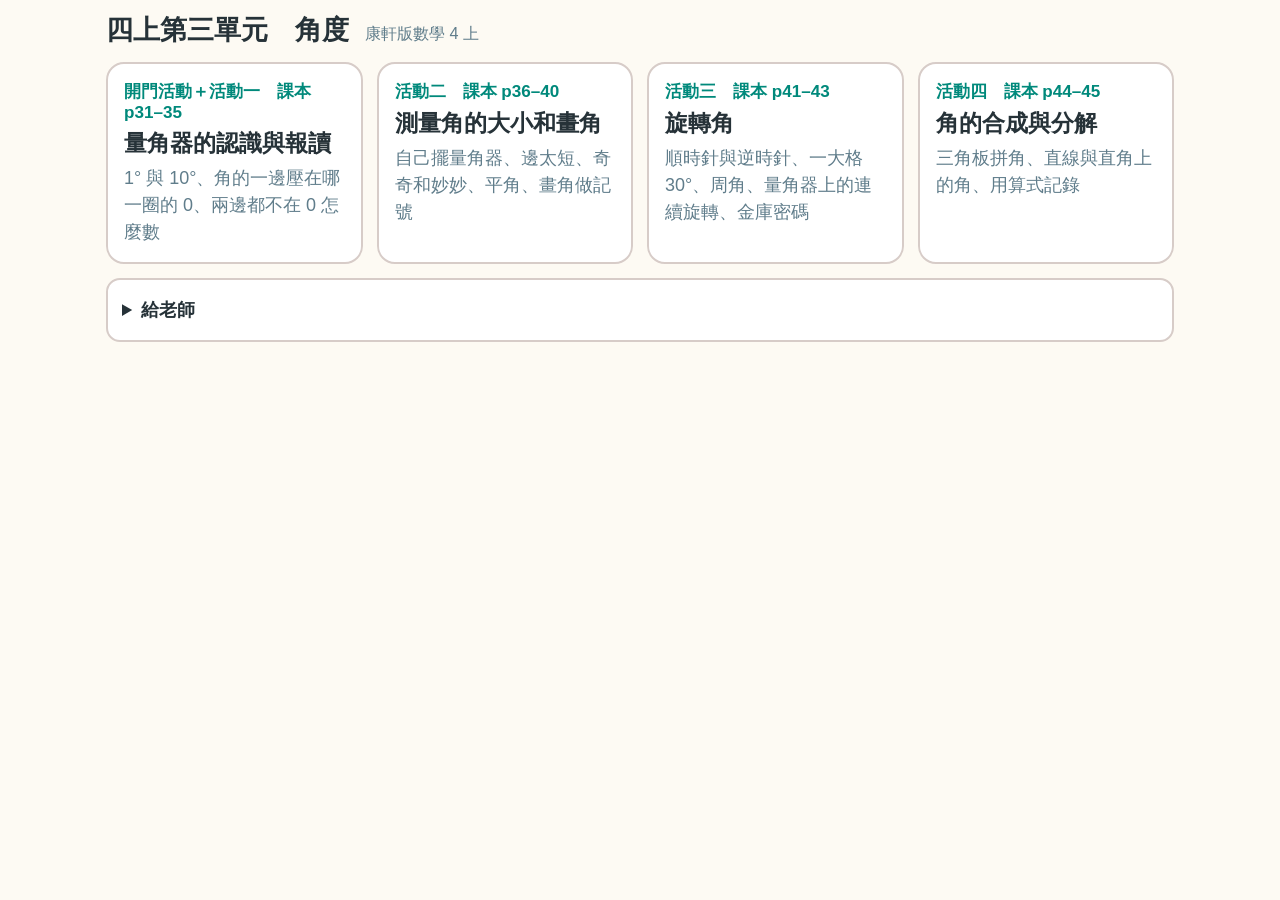
<file: index.html>
<!DOCTYPE html>
<html lang="zh-Hant">
<head>
<meta charset="utf-8">
<meta name="viewport" content="width=device-width, initial-scale=1, maximum-scale=1, user-scalable=no">
<title>角度　四上第三單元</title>
<link rel="stylesheet" href="style.css">
<style>
  .cards { display: grid; grid-template-columns: repeat(auto-fit, minmax(240px, 1fr)); gap: 14px; margin: 14px 0; }
  a.card { display: block; background: #fff; border: 2px solid var(--line); border-radius: 18px; padding: 16px; color: var(--ink); text-decoration: none; min-height: 150px; }
  a.card:hover, a.card:active { border-color: var(--accent); }
  a.card .n { font-size: .95rem; color: var(--accent); font-weight: 700; }
  a.card h2 { margin: 4px 0 6px; font-size: 1.3rem; }
  a.card p { margin: 0; color: var(--muted); line-height: 1.5; }
  details { background: #fff; border: 2px solid var(--line); border-radius: 14px; padding: 10px 14px; margin-top: 12px; }
  details summary { cursor: pointer; font-weight: 700; min-height: 40px; line-height: 40px; }
  details li { line-height: 1.7; }
</style>
</head>
<body>
<div class="wrap">
  <header class="top">
    <h1>四上第三單元　角度</h1>
    <span class="src">康軒版數學 4 上</span>
  </header>

  <p id="later" class="warn" hidden></p>

  <div class="cards">
    <a class="card" href="act1.html">
      <div class="n">開門活動＋活動一　課本 p31–35</div>
      <h2>量角器的認識與報讀</h2>
      <p>1° 與 10°、角的一邊壓在哪一圈的 0、兩邊都不在 0 怎麼數</p>
    </a>
    <a class="card" href="act2.html">
      <div class="n">活動二　課本 p36–40</div>
      <h2>測量角的大小和畫角</h2>
      <p>自己擺量角器、邊太短、奇奇和妙妙、平角、畫角做記號</p>
    </a>
    <a class="card" href="act3.html">
      <div class="n">活動三　課本 p41–43</div>
      <h2>旋轉角</h2>
      <p>順時針與逆時針、一大格 30°、周角、量角器上的連續旋轉、金庫密碼</p>
    </a>
    <a class="card" href="act4.html">
      <div class="n">活動四　課本 p44–45</div>
      <h2>角的合成與分解</h2>
      <p>三角板拼角、直線與直角上的角、用算式記錄</p>
    </a>
  </div>

  <details>
    <summary>給老師</summary>
    <ul>
      <li>每頁分三個分頁：🔍探索（投影給全班看）、✏️練習（學生自己用平板）、🏆挑戰（學力檢測考古題）。練習的關卡照課本題號排。</li>
      <li>課本裡要用真的量角器、三角板或附件的題目，頁面上是「課堂實作卡」。學生手邊沒有附件時可以按「稍後在課堂做」，這一頁上方會顯示還有幾張沒做。</li>
      <li><b>網頁上的量角器不等於真的量角器。</b>網頁練得好，不代表學生會擺真的量角器，課堂上一定要實際量、實際畫。</li>
      <li>有教師手冊明文依據的學生困難：把 70° 讀成 110°（讀錯圈）、角的擺放方向不同就以為角變了（教冊 PDF p36，印 p34 注意事項 2、3）。其他回饋是依課本內容設計的練習提示，不代表學生一定會這樣錯。</li>
      <li>量角器有兩款：外圈 0 在左（課本的樣子）或在右。活動一問 6 以後兩款隨機出現，提醒學生先找「角的一邊壓在哪一圈的 0」。</li>
    </ul>
  </details>
</div>
<script src="ui.js"></script>
<script>
  (function () {
    var n = UI.laterCount();
    var el = document.getElementById('later');
    if (n > 0) { el.hidden = false; el.textContent = '還有 ' + n + ' 張課堂實作卡選了「稍後在課堂做」。'; }
    // 練習全部過關的活動，卡片標題加上 🏆
    ['act1', 'act2', 'act3', 'act4'].forEach(function (k) {
      if (!UI.rewardTime(k)) return;
      var a = document.querySelector('a.card[href="' + k + '.html"] h2');
      if (a) a.appendChild(UI.h('span', { 'class': 'trophy', text: ' 🏆', title: '練習全部過關' }));
    });
  })();
</script>
</body>
</html>
</file>
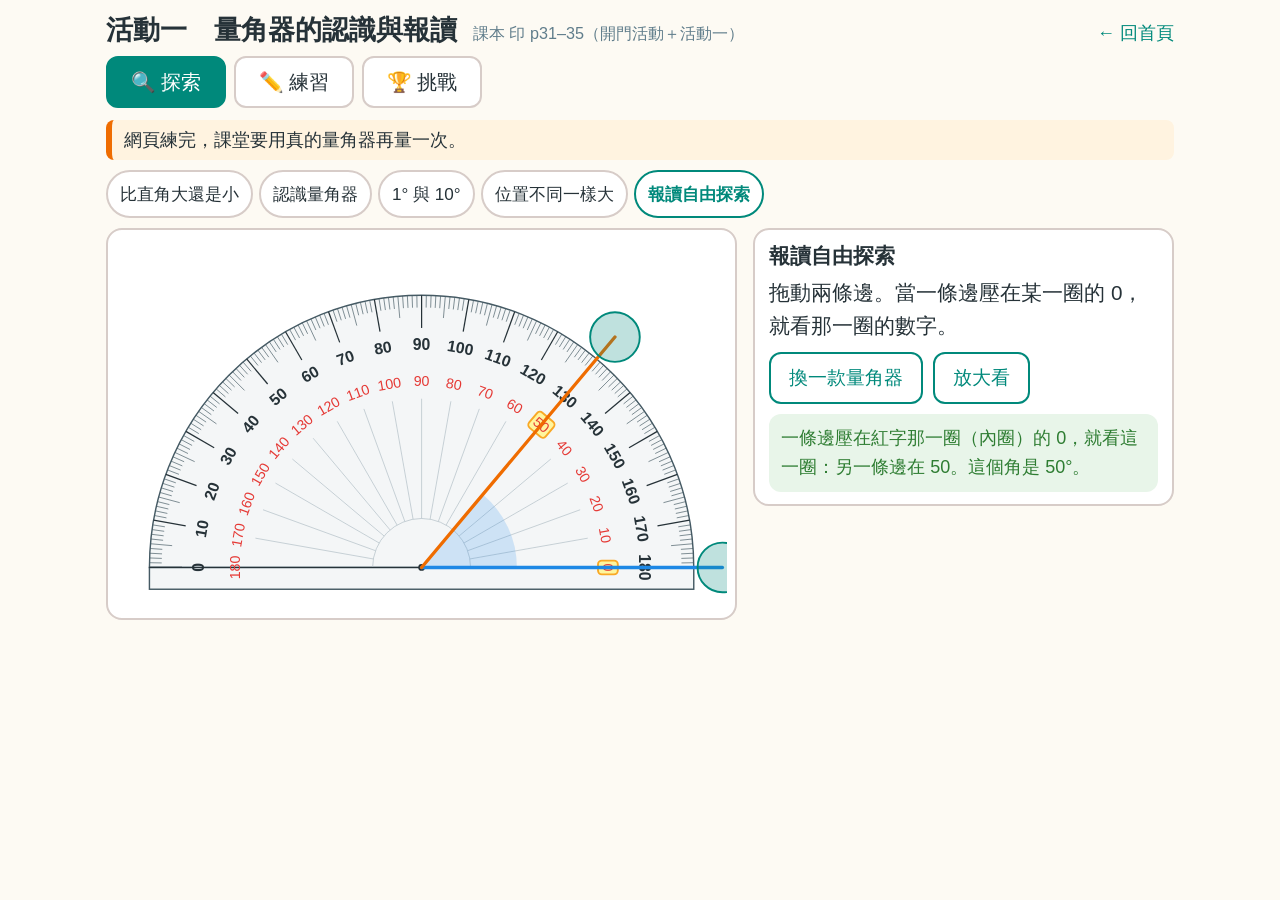
<file: act1.html>
<!DOCTYPE html>
<html lang="zh-Hant">
<head>
<meta charset="utf-8">
<meta name="viewport" content="width=device-width, initial-scale=1, maximum-scale=1, user-scalable=no">
<title>活動一　量角器的認識與報讀</title>
<link rel="stylesheet" href="style.css">
</head>
<body>
<div class="wrap">
  <header class="top">
    <h1>活動一　量角器的認識與報讀</h1>
    <span class="src">課本 印 p31–35（開門活動＋活動一）</span>
    <a class="home" href="index.html">← 回首頁</a>
  </header>

  <div class="tabs">
    <button data-tab="explore">🔍 探索</button>
    <button data-tab="practice">✏️ 練習</button>
    <button data-tab="challenge">🏆 挑戰</button>
  </div>

  <section data-panel="explore">
    <div class="physical">網頁練完，課堂要用真的量角器再量一次。</div>
    <div class="levels" id="exNav"></div>
    <div class="stage">
      <div class="board"><svg id="exSvg" viewBox="0 0 640 390"></svg></div>
      <div class="side">
        <h2 id="exTitle"></h2>
        <div class="q" id="exText"></div>
        <div id="exCtrl"></div>
        <div class="msg" id="exMsg"></div>
      </div>
    </div>
  </section>

  <section data-panel="practice">
    <div class="levels" id="lvNav"></div>
    <div id="lvStage"></div>
  </section>

  <section data-panel="challenge">
    <p class="warn">學力檢測考古題，使用原題圖。</p>
    <div id="chBox"></div>
  </section>
</div>

<script src="angle-core.js"></script>
<script src="protractor.js"></script>
<script src="ui.js"></script>
<script>
(function () {
  'use strict';
  var C = window.AngleCore, h = UI.h;
  var VB = '0 0 640 390', CX = 320, CY = 345, R = 285, RAY = R + 30;

  /* ---------- 回饋語（UI 層） ---------- */
  var MSG = {
    CORRECT: '答對了！',
    WRONG_RING: '這個角比直角（90°）大還是小？再看看角的一邊壓在哪一圈的 0。',
    ONE_EDGE: '這是其中一條邊的刻度。兩條邊都不在 0 上，要從一條邊數到另一條邊。',
    NEAR_MISS: '差一點點，按「放大看」，一小格一小格數。',
    AMBIGUOUS: '再檢查一次：是不是只讀了一條邊的刻度？也按「放大看」一小格一小格數。',
    OTHER: '從 0 開始，一大格一大格數到另一條邊。'
  };
  var MSG_SCALE = {
    CROSS_RING: '兩個刻度要讀同一圈。',
    SAME_EDGE: '這兩個數是同一條邊在兩圈的刻度，要分別讀兩條邊。',
    NOT_EDGE: '有一個數字不在角的邊上，再看一次邊壓在哪條刻度線。'
  };
  var MSG_DIFF = {
    SUB_ERROR: '兩個刻度都讀對了，再算一次相減。',
    FOLLOWS_WRONG_READING: '減法算對了，問題在前面讀的刻度。',
    OTHER: '再算一次相減。'
  };

  var RING_NAME = { outer: '黑字那一圈（外圈）', inner: '紅字那一圈（內圈）' };

  function clamp180(t) { return Math.max(0, Math.min(180, t)); }
  function dragTheta(p) {
    if (p.y > CY) return p.x < CX ? 180 : 0;
    return clamp180(Math.round(AP.angleAt(CX, CY, p.x, p.y)));
  }
  // θ 在底線上時，哪一圈的 0 在這裡
  function zeroRingAt(theta, style) {
    if (theta !== 0 && theta !== 180) return null;
    return C.ringReading(theta, style, 'inner') === 0 ? 'inner' : 'outer';
  }

  function drawScene(svg, style) {
    AP.clear(svg);
    svg.setAttribute('viewBox', VB);
    var sc = AP.el('g', { id: svg.id + '-scene' }, svg);
    var prot = AP.drawProtractor(sc, { r: R, style: style });
    AP.place(prot, CX, CY, 0);
    return { sc: sc, prot: prot };
  }

  /* ================================================================
   * 🔍 探索
   * ============================================================== */
  var exSvg = document.getElementById('exSvg');
  var exTitle = document.getElementById('exTitle'), exText = document.getElementById('exText');
  var exCtrl = document.getElementById('exCtrl'), exMsg = document.getElementById('exMsg');
  var exNav = document.getElementById('exNav');
  AP.pan(exSvg, VB); // 放大時拖空白處移動畫面

  var EXPLORE = [
    { id: 'e0', label: '比直角大還是小', run: exRightAngle },
    { id: 'e1', label: '認識量角器', run: exKnow },
    { id: 'e2', label: '1° 與 10°', run: exDegree },
    { id: 'e3', label: '位置不同一樣大', run: exSame },
    { id: 'e4', label: '報讀自由探索', run: exFree }
  ];
  EXPLORE.forEach(function (e, i) {
    exNav.appendChild(h('button', { text: e.label, 'data-ex': e.id, onclick: function () { showExplore(i); } }));
  });
  function showExplore(i) {
    Array.prototype.forEach.call(exNav.children, function (b, j) { b.classList.toggle('on', i === j); });
    AP.clear(exSvg); exSvg.setAttribute('viewBox', VB);
    exCtrl.innerHTML = ''; UI.say(exMsg, '');
    EXPLORE[i].run();
  }

  // E0 開門活動 印p31
  function exRightAngle() {
    exTitle.textContent = '哪一個角比直角大？';
    exText.textContent = '課本開門活動用三角板的直角來比。點一個角，把直角疊上去比比看。';
    var angles = [{ name: '甲', deg: 60, x: 90 }, { name: '乙', deg: 90, x: 300 }, { name: '丙', deg: 125, x: 510 }];
    var y = 300, L = 150;
    angles.forEach(function (a) {
      var g = AP.el('g', { 'data-angle': a.name, style: 'cursor:pointer' }, exSvg);
      AP.el('rect', { x: a.x - 90, y: 80, width: 200, height: 260, fill: 'transparent' }, g);
      AP.ray(g, a.x, y, 0, L, 'ray');
      AP.ray(g, a.x, y, a.deg, L, 'ray');
      AP.wedge(g, a.x, y, 0, a.deg, 36, 'wedge');
      var t = AP.el('text', { x: a.x + 10, y: y + 34, 'font-size': 26 }, g);
      t.textContent = a.name;
      g.addEventListener('click', function () {
        Array.prototype.forEach.call(exSvg.querySelectorAll('.sq'), function (n) { n.remove(); });
        AP.el('path', { d: 'M ' + a.x + ' ' + y + ' L ' + (a.x + 110) + ' ' + y + ' L ' + a.x + ' ' + (y - 110) + ' Z',
          fill: 'rgba(255,193,7,.35)', stroke: '#f9a825', 'stroke-width': 2, 'class': 'sq' }, exSvg);
        var s = a.deg < 90 ? '比直角小' : (a.deg === 90 ? '和直角一樣大' : '比直角大');
        UI.say(exMsg, a.name + '：' + s + '。', 'ok');
      });
    });
  }

  // E1 問1 印p32
  function exKnow() {
    exTitle.textContent = '說說看，你看到什麼？';
    exText.textContent = '點下面的按鈕，找找看量角器上的東西。（課本 問1 印 p32）';
    var s = drawScene(exSvg, 'L');
    var marks = AP.el('g', {}, exSvg);
    var items = [
      ['中心點', function () {
        AP.el('circle', { cx: CX, cy: CY, r: 14, fill: 'none', stroke: '#f9a825', 'stroke-width': 4 }, marks);
        return '這裡是量角器的中心點。';
      }],
      ['刻度 0 的線', function () {
        AP.el('line', { x1: CX - R, y1: CY, x2: CX + R, y2: CY, stroke: '#f9a825', 'stroke-width': 6, opacity: .8 }, marks);
        return '這條線通過中心點，兩端是兩圈刻度的 0。';
      }],
      ['外圈（黑字）', function () {
        for (var t = 0; t <= 180; t += 10) AP.highlightLabel(s.prot, 'outer', t);
        return '外圈從左到右，有 0、10、20、……到 180 的數字。';
      }],
      ['內圈（紅字）', function () {
        for (var t = 0; t <= 180; t += 10) AP.highlightLabel(s.prot, 'inner', t);
        return '內圈從右到左，也有 0、10、20、……到 180 的數字。';
      }]
    ];
    var row = h('div', { 'class': 'row' });
    items.forEach(function (it) {
      row.appendChild(h('button', { 'class': 'btn', text: it[0], onclick: function () {
        AP.clear(marks);
        Array.prototype.forEach.call(s.prot.querySelectorAll('.pr-lit'), function (n) { n.remove(); });
        UI.say(exMsg, it[1](), 'ok');
      } }));
    });
    exCtrl.appendChild(row);
  }

  // E2 問2–3 印p33
  function exDegree() {
    exTitle.textContent = '每一小格是幾度？';
    exText.textContent = '拖動藍色的邊，看看張開幾小格。量角器上每一小格所對的角都是 1 度，記成「1°」。';
    var s = drawScene(exSvg, 'L');
    var theta = 3;
    var w = AP.wedge(s.sc, CX, CY, 0, theta, R, 'wedge');
    AP.ray(s.sc, CX, CY, 0, RAY, 'ray');
    var line = AP.ray(s.sc, CX, CY, theta, RAY, 'ray');
    var hd = AP.el('circle', { r: 26, 'class': 'handle' }, exSvg);
    var zoomed = false;
    function upd() {
      AP.setWedge(w, 0, theta, R); AP.setRay(line, CX, CY, theta, RAY);
      var p = AP.pt(theta, RAY); hd.setAttribute('cx', CX + p.x); hd.setAttribute('cy', CY + p.y);
      UI.say(exMsg, '張開 ' + theta + ' 小格，是 ' + theta + '°' + (theta % 10 === 0 ? '（' + theta / 10 + ' 大格）' : ''), 'ok');
    }
    AP.drag(exSvg, hd, { move: function (p) { theta = Math.max(1, dragTheta(p)); upd(); } });
    exCtrl.appendChild(h('div', { 'class': 'row' }, [
      h('button', { 'class': 'btn', text: '放大看', onclick: function () {
        zoomed = !zoomed;
        exSvg.setAttribute('viewBox', zoomed ? (CX + R - 200) + ' ' + (CY - 150) + ' 260 170' : VB);
      } })
    ]));
    upd();
  }

  // E3 問4 印p33
  function exSame() {
    exTitle.textContent = '三個角都一樣大嗎？';
    exText.textContent = '拖動這個角到不同的位置。兩條邊的刻度一直在變，張開的大小呢？（課本 問4 印 p33）';
    var s = drawScene(exSvg, 'L');
    var mid = 45;
    var w = AP.wedge(s.sc, CX, CY, mid - 5, mid + 5, R, 'wedge');
    var l1 = AP.ray(s.sc, CX, CY, mid - 5, RAY, 'ray'), l2 = AP.ray(s.sc, CX, CY, mid + 5, RAY, 'ray');
    var hd = AP.el('circle', { r: 28, 'class': 'handle' }, exSvg);
    var zoomed = false;
    function upd() {
      AP.setWedge(w, mid - 5, mid + 5, R);
      AP.setRay(l1, CX, CY, mid - 5, RAY); AP.setRay(l2, CX, CY, mid + 5, RAY);
      var p = AP.pt(mid, R * 0.5); hd.setAttribute('cx', CX + p.x); hd.setAttribute('cy', CY + p.y);
      UI.say(exMsg, '兩條邊在外圈是 ' + C.ringReading(mid + 5, 'L', 'outer') + ' 和 ' + C.ringReading(mid - 5, 'L', 'outer') +
        '，張開的大小都是 10°。', 'ok');
    }
    // 放大鏡只在放開手後才移到新位置：拖曳中改 viewBox 會讓手指下的座標跟著變，角會亂跳
    AP.drag(exSvg, hd, {
      move: function (p) { mid = Math.max(5, Math.min(175, dragTheta(p))); upd(); },
      end: function () { if (zoomed) zoomAt(exSvg, mid, 0.72); }
    });
    exCtrl.appendChild(h('div', { 'class': 'row' }, [
      h('button', { 'class': 'btn', text: '放大看', 'data-act': 'zoom', onclick: function () {
        zoomed = !zoomed;
        if (zoomed) zoomAt(exSvg, mid, 0.72); else exSvg.setAttribute('viewBox', VB);
      } })
    ]));
    upd();
  }

  // 以角度 theta、半徑比例 k 的位置為中心放大（約 2 倍）
  function zoomAt(svg, theta, k) {
    var p = AP.pt(theta, R * k);
    svg.setAttribute('viewBox', (CX + p.x - 160) + ' ' + (CY + p.y - 105) + ' 320 210');
  }

  // E4 問5–7 印p34–35
  function exFree() {
    exTitle.textContent = '報讀自由探索';
    exText.textContent = '拖動兩條邊。當一條邊壓在某一圈的 0，就看那一圈的數字。';
    var style = 'L', a = 0, b = 50;
    var s, w, l1, l2, h1, h2, lit;
    function build() {
      s = drawScene(exSvg, style);
      w = AP.wedge(s.sc, CX, CY, 0, 50, R * 0.35, 'wedge');
      l1 = AP.ray(s.sc, CX, CY, a, RAY, 'ray'); l2 = AP.ray(s.sc, CX, CY, b, RAY, 'ray2');
      lit = AP.el('g', {}, s.prot);
      h1 = AP.el('circle', { r: 26, 'class': 'handle' }, exSvg);
      h2 = AP.el('circle', { r: 26, 'class': 'handle' }, exSvg);
      AP.drag(exSvg, h1, {
        move: function (p) { a = snapEdge(dragTheta(p)); upd(); },
        end: function () { focusT = a; if (zoomed) zoomAt(exSvg, focusT, 0.85); }
      });
      AP.drag(exSvg, h2, {
        move: function (p) { b = snapEdge(dragTheta(p)); upd(); },
        end: function () { focusT = b; if (zoomed) zoomAt(exSvg, focusT, 0.85); }
      });
      upd();
      if (zoomed) zoomAt(exSvg, focusT, 0.85); // drawScene 會重設 viewBox，重畫後補回放大
    }
    function snapEdge(t) { return t <= 2 ? 0 : (t >= 178 ? 180 : t); }
    // 放大看：以最後拖動的那條邊為中心；放開手後才移動，避免拖曳中座標亂跳
    var zoomed = false, focusT = b;
    function upd() {
      AP.setRay(l1, CX, CY, a, RAY); AP.setRay(l2, CX, CY, b, RAY);
      AP.setWedge(w, Math.min(a, b), Math.max(a, b), R * 0.35);
      [[h1, a], [h2, b]].forEach(function (x) { var p = AP.pt(x[1], RAY); x[0].setAttribute('cx', CX + p.x); x[0].setAttribute('cy', CY + p.y); });
      Array.prototype.forEach.call(s.prot.querySelectorAll('.pr-lit'), function (n) { n.remove(); });
      var c = Math.abs(a - b), text;
      var zr = zeroRingAt(a, style) || zeroRingAt(b, style);
      if (zr && c > 0 && c < 180) {
        var other = zeroRingAt(a, style) ? b : a, start = other === b ? a : b;
        AP.highlightLabel(s.prot, zr, start);
        if (other % 10 === 0) AP.highlightLabel(s.prot, zr, other);
        text = '一條邊壓在' + RING_NAME[zr] + '的 0，就看這一圈：另一條邊在 ' + C.ringReading(other, style, zr) + '。這個角是 ' + c + '°。';
      } else {
        text = '藍邊：黑字 ' + C.ringReading(a, style, 'outer') + '、紅字 ' + C.ringReading(a, style, 'inner') +
          '；橘邊：黑字 ' + C.ringReading(b, style, 'outer') + '、紅字 ' + C.ringReading(b, style, 'inner') +
          '。兩條邊都不在 0 上，這個角是 ' + c + '°。';
      }
      UI.say(exMsg, text, 'ok');
    }
    exCtrl.appendChild(h('div', { 'class': 'row' }, [
      h('button', { 'class': 'btn', text: '換一款量角器', 'data-act': 'style', onclick: function () { style = style === 'L' ? 'R' : 'L'; build(); } }),
      h('button', { 'class': 'btn', text: '放大看', 'data-act': 'zoom', onclick: function () {
        zoomed = !zoomed;
        if (zoomed) zoomAt(exSvg, focusT, 0.85); else exSvg.setAttribute('viewBox', VB);
      } })
    ]));
    build();
  }

  /* ================================================================
   * ✏️ 練習
   * ============================================================== */
  function rngInt(lo, hi, step) { var n = Math.floor((hi - lo) / step) + 1; return lo + step * Math.floor(Math.random() * n); }
  function zeroItem(start, step, style) {
    var c;
    do { c = rngInt(step, 180 - step, step); } while (!C.isReadingItemUsable({ rays: [0, c] }));
    return { rays: start === 0 ? [0, c] : [180, 180 - c], style: style };
  }
  var RANDOM_N = 5;

  var LEVELS = [
    { id: 'l1', label: '1 小格（問2–3）', mode: 'single', smallZoom: true,
      q: '下圖中的角是幾度？（量角器把半圓平分成 180 小格）',
      book: [{ rays: [0, 2], style: 'L', src: '課本 問3 印p33' }, { rays: [0, 3], style: 'L', src: '課本 問3 印p33' }],
      rand: function () { return { rays: [0, rngInt(1, 9, 1)], style: 'L' }; } },
    { id: 'l2', label: '一樣大嗎（問4）', mode: 'same' },
    { id: 'l3', label: '內圈 0 起（問5①）', mode: 'single',
      q: '角的頂點在量角器的中心點，一邊對齊刻度 0 的線。這個角是幾度？',
      book: [{ rays: [0, 50], style: 'L', src: '課本 問5① 印p34' }],
      rand: function () { return zeroItem(0, 10, 'L'); } },
    { id: 'l4', label: '外圈 0 起（問5②）', mode: 'single',
      q: '角的頂點在量角器的中心點，一邊對齊刻度 0 的線。這個角是幾度？',
      book: [{ rays: [180, 135], style: 'L', src: '課本 問5② 印p34' }],
      rand: function () { return zeroItem(180, 5, 'L'); } },
    { id: 'l5', label: '做做看（p34）', mode: 'single', q: '填填看，下圖中的角是幾度？',
      book: [{ rays: [180, 100], style: 'L', src: '課本 做做看① 印p34' }, { rays: [0, 65], style: 'L', src: '課本 做做看② 印p34' }],
      rand: function () { return C.makeReadingItem('zero', 5, 'L'); } },
    { id: 'l6', label: '40 還是 140（問6）', mode: 'single', q: '下圖中的角是 40 度，還是 140 度？填出度數。',
      book: [{ rays: [180, 40], style: 'L', src: '課本 問6 印p35' }],
      rand: function () { return C.makeReadingItem('zero', 5, 'random'); },
      note: '接下來的題目會出現另一款量角器（0 在另一邊），一樣先找角的一邊壓在哪一圈的 0。' },
    { id: 'l7', label: '一格一格數（問7）', mode: 'count',
      q: '兩條邊都不在 0°線上。從一條邊開始，一大格一大格點到另一條邊。',
      book: [{ rays: [130, 60], style: 'L', src: '課本 問7 印p35' }],
      rand: function () { return C.makeReadingItem('nonzero', 10, 'L'); } },
    { id: 'l8', label: '用相減（做做看 p35）', mode: 'sub',
      q: '讀出兩條邊在同一圈的刻度，用大刻度減小刻度。',
      book: [{ rays: [110, 45], style: 'L', src: '課本 做做看① 印p35' }, { rays: [120, 20], style: 'L', src: '課本 做做看② 印p35' }],
      rand: function () {
        var a, b;
        do { a = rngInt(5, 175, 5); b = rngInt(5, 175, 5); } while (Math.abs(a - b) < 15);
        return { rays: [a, b], style: Math.random() < 0.5 ? 'L' : 'R' };
      } }
  ];

  UI.levels(document.getElementById('lvNav'), document.getElementById('lvStage'),
    LEVELS.map(function (lv) { return { id: lv.id, label: lv.label, render: function (st, api) { renderLevel(lv, st, api); } }; }),
    'act1');

  function renderLevel(lv, stage, api) {
    if (lv.mode === 'same') return renderSame(stage, api);

    var queue = lv.book.slice();
    for (var i = 0; i < RANDOM_N; i++) queue.push(null);
    var idx = 0, item, wrong = 0, zoomed = false;

    var svg = AP.el('svg', { viewBox: VB });
    AP.pan(svg, VB); // 放大看時拖空白處移動畫面
    var board = h('div', { 'class': 'board' }); board.appendChild(svg);
    var prog = h('div', { 'class': 'src' });
    var qtext = h('div', { 'class': 'q', text: lv.q });
    var inputs = h('div');
    var msg = h('div', { 'class': 'msg' });
    var btns = h('div', { 'class': 'row' });
    var side = h('div', { 'class': 'side' }, [h('h2', { text: lv.label }), prog, qtext, lv.note ? h('p', { 'class': 'warn', text: lv.note }) : null, inputs, btns, msg]);
    stage.appendChild(h('div', { 'class': 'stage' }, [board, side]));

    function load() {
      item = queue[idx] || lv.rand();
      wrong = 0; zoomed = false;
      prog.textContent = '第 ' + (idx + 1) + ' / ' + queue.length + ' 題　' + (queue[idx] ? queue[idx].src : '再練一題');
      var s = drawScene(svg, item.style);
      var lo = Math.min(item.rays[0], item.rays[1]), hi = Math.max(item.rays[0], item.rays[1]);
      AP.wedge(s.sc, CX, CY, lo, hi, R * 0.3, 'wedge');
      item.rays.forEach(function (t) { AP.ray(s.sc, CX, CY, t, RAY, 'ray'); });
      item.prot = s.prot; item.sc = s.sc;
      inputs.innerHTML = ''; btns.innerHTML = ''; UI.say(msg, '');
      if (lv.mode === 'single') buildSingle();
      else if (lv.mode === 'count') buildCount(lo, hi);
      else buildSub();
    }

    function zoomBtn() {
      return h('button', { 'class': 'btn', text: '放大看', 'data-act': 'zoom', onclick: function () {
        zoomed = !zoomed;
        var t = item.rays[0] === 0 || item.rays[0] === 180 ? item.rays[1] : item.rays[0];
        var p = AP.pt(t, R * 0.82);
        svg.setAttribute('viewBox', zoomed ? (CX + p.x - 130) + ' ' + (CY + p.y - 85) + ' 260 170' : VB);
      } });
    }

    function answerBtn() {
      return h('button', { 'class': 'btn', text: '看答案', 'data-act': 'answer', onclick: function () {
        var zr = zeroRingAt(item.rays[0], item.style) || zeroRingAt(item.rays[1], item.style);
        var rings = zr ? [zr] : ['outer', 'inner'];
        rings.forEach(function (rg) { item.rays.forEach(function (t) { AP.highlightLabel(item.prot, rg, t); }); });
        UI.say(msg, '答案是 ' + C.correctAngle(item.rays) + '°。', '');
      } });
    }

    function onCorrect() {
      UI.say(msg, MSG.CORRECT, 'ok');
      btns.innerHTML = '';
      var last = idx === queue.length - 1;
      if (last) api.pass();
      btns.appendChild(h('button', { 'class': 'btn primary', 'data-act': 'next', text: last ? '這一關完成！下一關' : '下一題', onclick: function () {
        if (last) api.next(); else { idx++; load(); }
      } }));
    }

    function onWrong(text) {
      wrong++;
      UI.say(msg, text, 'bad');
      if (wrong === 3 && !btns.querySelector('[data-act=answer]')) btns.appendChild(answerBtn());
    }

    function buildSingle() {
      var inp = h('input', { 'class': 'num', type: 'number', inputmode: 'numeric', 'data-f': 'ans' });
      inputs.appendChild(h('div', { 'class': 'row' }, [inp, h('span', { text: '度' })]));
      btns.appendChild(h('button', { 'class': 'btn primary', text: '確定', 'data-act': 'check', onclick: function () {
        var v = parseInt(inp.value, 10);
        if (isNaN(v)) { UI.say(msg, '先填一個數字。', 'bad'); return; }
        var code = C.diagnoseReadingSingle({ answer: v, rays: item.rays, style: item.style }).code;
        if (code === 'CORRECT') onCorrect(); else onWrong(MSG[code]);
      } }));
      btns.appendChild(zoomBtn());
    }

    function buildCount(lo, hi) {
      var n = Math.round((hi - lo) / 10), lit = [], side = null;
      var inp = h('input', { 'class': 'num', type: 'number', inputmode: 'numeric', 'data-f': 'ans', disabled: 'disabled' });
      var counter = h('span', { 'class': 'q', text: '已點 0 格' });
      inputs.appendChild(h('div', { 'class': 'row' }, [counter]));
      inputs.appendChild(h('div', { 'class': 'row' }, [inp, h('span', { text: '度' })]));
      var segG = AP.el('g', {}, item.sc);
      for (var k = 0; k < n; k++) (function (k) {
        var seg = AP.wedge(segG, CX, CY, lo + 10 * k, lo + 10 * (k + 1), R, 'wedge');
        seg.setAttribute('fill', 'rgba(0,0,0,0.02)');
        seg.setAttribute('data-seg', k);
        seg.style.cursor = 'pointer';
        seg.addEventListener('click', function () {
          if (lit.indexOf(k) >= 0) return;
          var expect;
          if (lit.length === 0) {
            if (k === 0) side = 'lo'; else if (k === n - 1) side = 'hi';
            else { UI.say(msg, '從一條邊旁邊的那一格開始點。', 'bad'); return; }
            expect = k;
          } else {
            expect = side === 'lo' ? lit.length : n - 1 - lit.length;
          }
          if (k !== expect) { UI.say(msg, '一格一格往另一條邊點，不要跳格。', 'bad'); return; }
          lit.push(k);
          seg.setAttribute('fill', 'rgba(30,136,229,.30)');
          var p = AP.pt(lo + 10 * k + 5, R + 22);
          var tx = AP.el('text', { x: CX + p.x, y: CY + p.y, 'font-size': 18, 'text-anchor': 'middle', fill: '#0d47a1', 'font-weight': 700 }, segG);
          tx.textContent = (lit.length * 10) + '°';
          counter.textContent = '已點 ' + lit.length + ' 格';
          UI.say(msg, '');
          if (lit.length === n) {
            inp.removeAttribute('disabled');
            UI.say(msg, '點完了！一共是幾度？', '');
          }
        });
      })(k);
      btns.appendChild(h('button', { 'class': 'btn primary', text: '確定', 'data-act': 'check', onclick: function () {
        if (lit.length < n) { UI.say(msg, '先一格一格點到另一條邊。', 'bad'); return; }
        var v = parseInt(inp.value, 10);
        if (isNaN(v)) { UI.say(msg, '先填一個數字。', 'bad'); return; }
        var code = C.diagnoseReadingSingle({ answer: v, rays: item.rays, style: item.style }).code;
        if (code === 'CORRECT') onCorrect(); else onWrong(MSG[code]);
      } }));
    }

    function buildSub() {
      var big = h('input', { 'class': 'num', type: 'number', inputmode: 'numeric', 'data-f': 'big' });
      var small = h('input', { 'class': 'num', type: 'number', inputmode: 'numeric', 'data-f': 'small' });
      var diff = h('input', { 'class': 'num', type: 'number', inputmode: 'numeric', 'data-f': 'diff' });
      inputs.appendChild(h('div', { 'class': 'row' }, [big, h('span', { text: '－' }), small, h('span', { text: '＝' }), diff, h('span', { text: '度' })]));
      btns.appendChild(h('button', { 'class': 'btn primary', text: '確定', 'data-act': 'check', onclick: function () {
        var v = [big, small, diff].map(function (x) { return parseInt(x.value, 10); });
        if (v.some(isNaN)) { UI.say(msg, '三格都要填。', 'bad'); return; }
        var r = C.diagnoseReadingSubtraction({ big: v[0], small: v[1], diff: v[2], rays: item.rays, style: item.style });
        [big, small].forEach(function (x) { x.classList.toggle('okf', r.scale === 'CORRECT'); x.classList.toggle('badf', r.scale !== 'CORRECT'); });
        diff.classList.toggle('okf', r.diff === 'CORRECT'); diff.classList.toggle('badf', r.diff !== 'CORRECT');
        if (r.scale === 'CORRECT' && r.diff === 'CORRECT') { onCorrect(); return; }
        onWrong(r.scale !== 'CORRECT' ? MSG_SCALE[r.scale] + (r.diff === 'FOLLOWS_WRONG_READING' ? MSG_DIFF.FOLLOWS_WRONG_READING : '') : MSG_DIFF[r.diff]);
      } }));
      btns.appendChild(zoomBtn());
    }

    load();
  }

  // 關 2：問4 印p33 三個位置不同的 10° 角
  function renderSame(stage, api) {
    var svg = AP.el('svg', { viewBox: VB });
    var board = h('div', { 'class': 'board' }); board.appendChild(svg);
    var msg = h('div', { 'class': 'msg' });
    var choice = null;
    var inp = h('input', { 'class': 'num', type: 'number', inputmode: 'numeric', 'data-f': 'ans' });
    var bSame = h('button', { 'class': 'btn', text: '一樣大', 'data-act': 'same', onclick: function () { choice = 'same'; bSame.classList.add('sel'); bDiff.classList.remove('sel'); } });
    var bDiff = h('button', { 'class': 'btn', text: '不一樣大', 'data-act': 'diff', onclick: function () { choice = 'diff'; bDiff.classList.add('sel'); bSame.classList.remove('sel'); } });
    var btns = h('div', { 'class': 'row' });
    var side = h('div', { 'class': 'side' }, [
      h('h2', { text: '一樣大嗎（問4）' }), h('div', { 'class': 'src', text: '課本 問4 印p33' }),
      h('div', { 'class': 'q', text: '每一大格都平分成 10 小格，下圖畫出來的三個角都一樣大嗎？是幾度？' }),
      h('div', { 'class': 'row' }, [bSame, bDiff]), h('div', { 'class': 'row' }, [inp, h('span', { text: '度' })]), btns, msg]);
    stage.appendChild(h('div', { 'class': 'stage' }, [board, side]));
    var s = drawScene(svg, 'L');
    [[10, 20], [80, 90], [150, 160]].forEach(function (p) {
      AP.wedge(s.sc, CX, CY, p[0], p[1], R, 'wedge');
      AP.ray(s.sc, CX, CY, p[0], RAY, 'ray'); AP.ray(s.sc, CX, CY, p[1], RAY, 'ray');
    });
    btns.appendChild(h('button', { 'class': 'btn primary', text: '確定', 'data-act': 'check', onclick: function () {
      var v = parseInt(inp.value, 10);
      if (choice === 'diff') { UI.say(msg, '看每個角張開幾小格。位置不同，張開的格數呢？', 'bad'); return; }
      if (choice !== 'same') { UI.say(msg, '先選一樣大或不一樣大。', 'bad'); return; }
      if (v !== 10) { UI.say(msg, '一大格是幾小格？每一小格是 1°。', 'bad'); return; }
      UI.say(msg, '對！一樣大，都是 10°。角的大小看張開多少，不看擺在哪裡。', 'ok');
      api.pass();
      btns.innerHTML = '';
      btns.appendChild(h('button', { 'class': 'btn primary', 'data-act': 'next', text: '這一關完成！下一關', onclick: api.next }));
    } }));
  }

  /* ================================================================
   * 🏆 挑戰
   * ============================================================== */
  var CHALLENGE = [
    { id: '109-15', img: 'img/109_4_q15.png', answer: 2,
      why: '一條邊在 90，另一條邊在黑字那一圈的 40。兩條邊都不在 0 上：90－40＝50。選項④說「沒對齊 0 無法測量」不對，兩邊都不在 0 也能用相減量。' },
    { id: '110-2', img: 'img/110_4_q2.png', answer: 3,
      why: '兩條邊都不在 0 上：在黑字那一圈是 20 和 150，150－20＝130。20、30、150 都只看了其中一條邊。' },
    { id: '112-8', img: 'img/112_4_q8.png', answer: 2,
      why: '角 A 的兩條邊在紅字那一圈是 40 和 110，110－40＝70。40 和 110 都只看了一條邊。' },
    { id: '108-4', img: 'img/108_4_q4.png', answer: 3, scope: '三年級內容（角的意義），老師可自行決定是否跳過。',
      why: '角要有一個頂點和兩條直直的邊。甲有一條邊是彎的；乙轉彎的地方是圓的，沒有尖尖的頂點；丁的兩條邊沒有接在一起。只有丙是角。' }
  ];
  var chBox = document.getElementById('chBox');
  CHALLENGE.forEach(function (q) {
    var msg = h('div', { 'class': 'msg' });
    var row = h('div', { 'class': 'row' });
    [1, 2, 3, 4].forEach(function (n) {
      row.appendChild(h('button', { 'class': 'btn', text: '①②③④'.charAt(n - 1), 'data-opt': n, onclick: function () {
        if (n === q.answer) UI.say(msg, '答對了！' + q.why, 'ok');
        else UI.say(msg, '再想想看。', 'bad');
      } }));
    });
    chBox.appendChild(h('div', { 'class': 'side', style: 'margin-bottom:16px', 'data-q': q.id }, [
      h('h2', { text: q.id + ' 學力檢測' }),
      q.scope ? h('p', { 'class': 'warn', text: q.scope }) : null,
      h('img', { src: q.img, alt: q.id + ' 原題', style: 'max-width:100%' }),
      row, msg]));
  });

  UI.tabs();
  showExplore(4);
})();
</script>
</body>
</html>
</file>
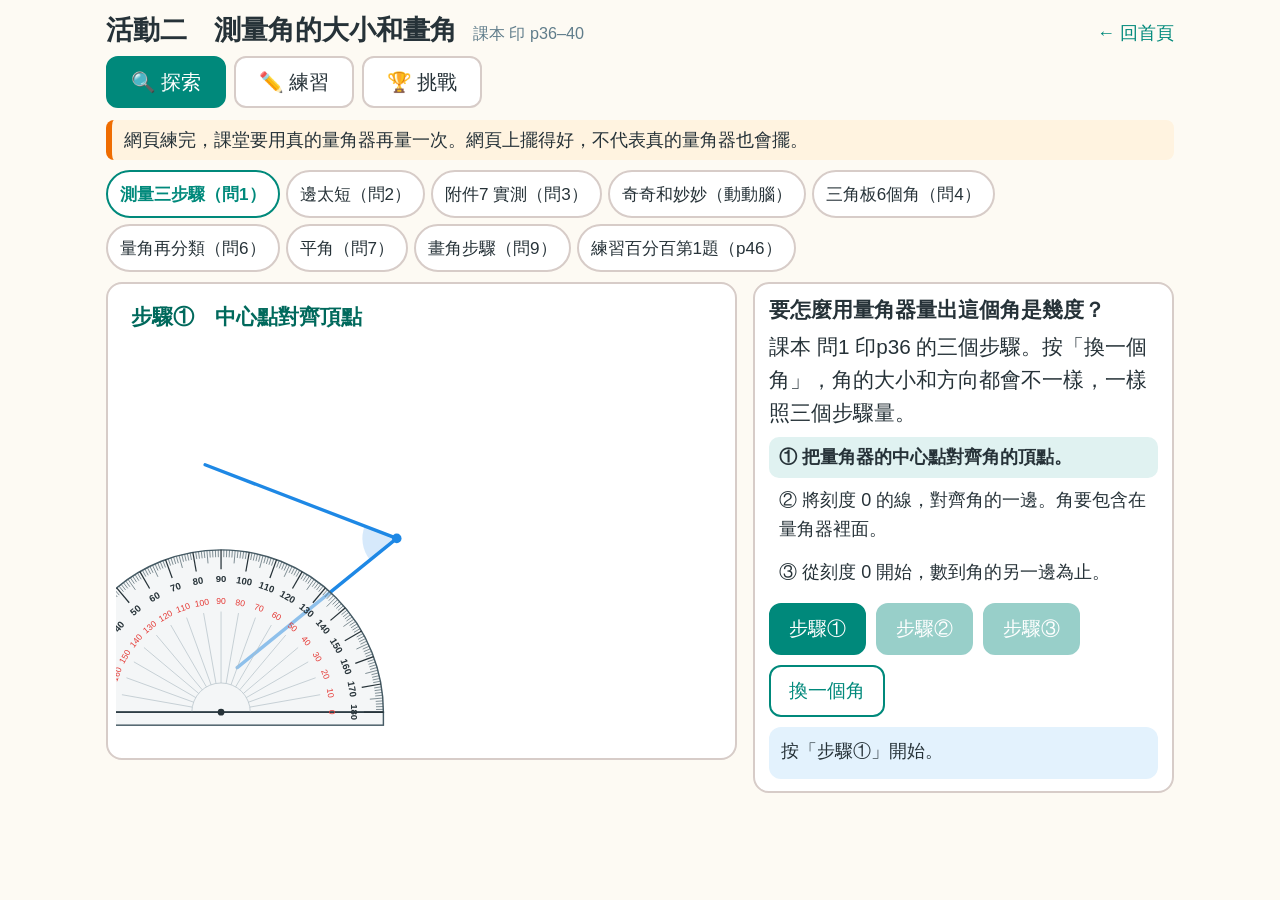
<file: act2.html>
<!DOCTYPE html>
<html lang="zh-Hant">
<head>
<meta charset="utf-8">
<meta name="viewport" content="width=device-width, initial-scale=1, maximum-scale=1, user-scalable=no">
<title>活動二　測量角的大小和畫角</title>
<link rel="stylesheet" href="style.css">
</head>
<body>
<div class="wrap">
  <header class="top">
    <h1>活動二　測量角的大小和畫角</h1>
    <span class="src">課本 印 p36–40</span>
    <a class="home" href="index.html">← 回首頁</a>
  </header>

  <div class="tabs">
    <button data-tab="explore">🔍 探索</button>
    <button data-tab="practice">✏️ 練習</button>
    <button data-tab="challenge">🏆 挑戰</button>
  </div>

  <section data-panel="explore">
    <div class="physical">網頁練完，課堂要用真的量角器再量一次。網頁上擺得好，不代表真的量角器也會擺。</div>
    <div class="levels" id="exNav"></div>
    <div class="stage">
      <div class="board"><svg id="exSvg" viewBox="0 0 640 480"></svg></div>
      <div class="side">
        <h2 id="exTitle"></h2>
        <div class="q" id="exText"></div>
        <div id="exCtrl"></div>
        <div class="msg" id="exMsg"></div>
      </div>
    </div>
  </section>

  <section data-panel="practice">
    <div class="levels" id="lvNav"></div>
    <div id="lvStage"></div>
  </section>

  <section data-panel="challenge">
    <p class="warn">擺法判斷挑戰：題型改寫自習作 印p32 第 1 題，擺法由系統產生，<b>不是原題</b>。</p>
    <div id="chBox"></div>
  </section>
</div>

<script src="angle-core.js"></script>
<script src="protractor.js"></script>
<script src="ui.js"></script>
<script>
(function () {
  'use strict';
  var C = window.AngleCore, h = UI.h;
  var VB = '0 0 640 480';

  var MSG = {
    CORRECT: '答對了！',
    WRONG_RING: '這個角比直角（90°）大還是小？再看看角的一邊壓在哪一圈的 0。',
    NEAR_MISS: '差一點點，一小格一小格數。',
    AMBIGUOUS: '再數一次，從 0 開始數到另一條邊。',
    OTHER: '從刻度 0 開始，數到角的另一邊為止。',
    CENTER_OFF: '量角器的中心點還沒對到角的頂點。',
    ZERO_LINE_OFF: '刻度 0 的線還沒壓在角的一條邊上。轉動外面的圓環，或按 ◀1°、1°▶。',
    ANGLE_OUTSIDE: '0 線對到邊了，但角沒有被量角器蓋住。量角器要蓋在角的裡面，轉過來試試。',
    SHORT: '0 線對好了，可是角的邊太短，看不到刻度。把邊拉長一點。'
  };

  function rint(lo, hi) { return lo + Math.floor(Math.random() * (hi - lo + 1)); }
  function kind(c) { return c < 90 ? '銳角' : (c === 90 ? '直角' : '鈍角'); }
  function animate(ms, step, done) {
    var t0 = null;
    function f(t) { if (t0 === null) t0 = t; var k = Math.min(1, (t - t0) / ms); step(k); if (k < 1) requestAnimationFrame(f); else if (done) done(); }
    requestAnimationFrame(f);
  }
  function endPoint(V, dir, len) { var p = AP.pt(dir, len); return { x: V.x + p.x, y: V.y + p.y }; }
  function drawEdge(g, V, dir, len, cls) {
    var e = endPoint(V, dir, len);
    return AP.el('line', { x1: V.x, y1: V.y, x2: e.x, y2: e.y, 'class': cls || 'ray' }, g);
  }
  function setEdge(line, V, dir, len) { var e = endPoint(V, dir, len); line.setAttribute('x2', e.x); line.setAttribute('y2', e.y); }

  /* ================================================================
   * 🔍 探索
   * ============================================================== */
  var exSvg = document.getElementById('exSvg');
  var exTitle = document.getElementById('exTitle'), exText = document.getElementById('exText');
  var exCtrl = document.getElementById('exCtrl'), exMsg = document.getElementById('exMsg');
  var exNav = document.getElementById('exNav');
  var EXPLORE = [
    { id: 'e1', label: '測量三步驟（問1）', run: exSteps },
    { id: 'e2', label: '邊太短（問2）', run: exShort },
    { id: 'e-att', label: '附件7 實測（問3）', run: exAttach },
    { id: 'e3', label: '奇奇和妙妙（動動腦）', run: exQiqi },
    { id: 'e-sq', label: '三角板6個角（問4）', run: exSetSquares },
    { id: 'e-cls', label: '量角再分類（問6）', run: exClassify },
    { id: 'e4', label: '平角（問7）', run: exStraight },
    { id: 'e-draw', label: '畫角步驟（問9）', run: exDraw },
    { id: 'e-p46', label: '練習百分百第1題（p46）', run: exP46 }
  ];

  // 問3 印p36：附件7 實測。課本未印度數，網頁不判對錯；自己和同學記錄後比一比
  function exAttach() {
    exTitle.textContent = '拿出附件 7 的 4 個角，量量看，各是幾度？';
    exText.textContent = '請用真的量角器量。附件上角的度數課本沒有印出來，網頁沒辦法幫你對答案。量完記在下面，再和同學比一比。';
    var cap = AP.el('text', { x: 16, y: 34, 'font-size': 22, fill: '#00695c', 'font-weight': 700 }, exSvg);
    cap.textContent = '附件 7：量角的三個步驟';
    var prot = AP.drawProtractor(exSvg, { r: 190, style: 'L' });
    AP.place(prot, 320, 300, 0);
    STEP_TEXT.forEach(function (t, i) {
      var tx = AP.el('text', { x: 24, y: 372 + i * 32, 'font-size': 18, fill: '#263238' }, exSvg);
      tx.textContent = t;
    });
    var rows = [];
    exCtrl.appendChild(h('div', { 'class': 'row' }, [
      h('span', { text: '', style: 'min-width:48px' }),
      h('span', { text: '我量到', style: 'min-width:96px;font-weight:700' }),
      h('span', { text: '同學量到', style: 'font-weight:700' })
    ]));
    [1, 2, 3, 4].forEach(function (n) {
      var me = h('input', { 'class': 'num', type: 'number', inputmode: 'numeric', 'data-f': 'me' + n });
      var mate = h('input', { 'class': 'num', type: 'number', inputmode: 'numeric', 'data-f': 'mate' + n });
      rows.push([n, me, mate]);
      exCtrl.appendChild(h('div', { 'class': 'row' }, [h('span', { text: '∠' + n, style: 'min-width:48px;font-size:1.2rem' }), me, mate]));
    });
    exCtrl.appendChild(h('div', { 'class': 'row' }, [h('button', { 'class': 'btn primary', text: '比一比', 'data-act': 'compare', onclick: function () {
      var ok = [], far = [], empty = [];
      rows.forEach(function (r) {
        var a = parseInt(r[1].value, 10), b = parseInt(r[2].value, 10);
        if (isNaN(a) || isNaN(b)) { empty.push('∠' + r[0]); return; }
        var d = Math.abs(a - b);
        if (d <= 2) ok.push('∠' + r[0]); else far.push('∠' + r[0] + ' 差 ' + d + '°');
      });
      var parts = [];
      if (ok.length) parts.push(ok.join('、') + ' 兩個人量的相差在 2° 以內。');
      if (far.length) parts.push(far.join('、') + '，兩個人再一起量一次：中心點對齊頂點、刻度 0 的線對齊一邊，再數到另一邊。');
      if (empty.length) parts.push(empty.join('、') + ' 還沒填完。');
      UI.say(exMsg, parts.join(''), far.length ? 'bad' : 'ok');
    } })]));
  }

  // 問9 印p40：畫指定角度的四個步驟（角度、方向、用哪一圈都隨機）
  // 課本原文步驟②寫「直線對齊內圈刻度0」是配合課本圖的擺法；方向隨機時改說「對齊刻度 0 的線」並提示是哪一圈
  var DRAW_TEXT = [
    '① 先畫一條直線當作角的一邊，把線的一端當作角的頂點。',
    '② 把量角器的中心點對準頂點，直線對齊刻度 0 的線。',
    '③ 順著這一圈的刻度數，在要畫的度數的地方做一個記號。',
    '④ 拿開量角器，將頂點和記號連成一直線，並標上弧線和度數。'
  ];
  function exDraw() {
    exTitle.textContent = '要怎麼畫出指定度數的角？';
    exText.textContent = '課本 問9 印p40 的四個步驟。按「換一個角度」，要畫的度數和方向都會不一樣。';
    var R = 190, LEN = 215, V, t, b, side, rot, ring, newDir, st, prot, root, caption, baseLine, busy = false;

    var list = h('ul', { style: 'list-style:none;padding:0;margin:8px 0' });
    DRAW_TEXT.forEach(function () { list.appendChild(h('li', { style: 'padding:6px 10px;border-radius:10px;line-height:1.6;margin:2px 0' })); });
    function setStep(n) {
      Array.prototype.forEach.call(list.children, function (li, i) {
        var k = i + 1;
        li.style.fontWeight = k === n ? '700' : '400';
        li.style.background = k === n ? '#e0f2f1' : 'transparent';
        li.style.color = k < n ? '#2e7d32' : '#263238';
        li.textContent = (k < n ? '✓ ' : '') + DRAW_TEXT[i];
      });
      var caps = ['步驟①　畫一條直線，一端是頂點', '步驟②　中心點對準頂點，直線對齊 0', '步驟③　數到 ' + t + ' 度，做記號', '步驟④　拿開量角器，連成一直線'];
      caption.textContent = n >= 1 && n <= 4 ? caps[n - 1] : '畫好了！' + t + '° 的角';
    }
    function place() { AP.place(prot, st.cx, st.cy, st.rot); }
    function run(fn) { if (busy) return; busy = true; fn(function () { busy = false; }); }
    function moveTo(x, y, ms, done) {
      var x0 = st.cx, y0 = st.cy;
      animate(ms, function (k) { st.cx = x0 + (x - x0) * k; st.cy = y0 + (y - y0) * k; place(); }, done);
    }
    function rotTo(r, ms, done) {
      var r0 = st.rot, d = ((r - r0) % 360 + 540) % 360 - 180;
      animate(ms, function (k) { st.rot = r0 + d * k; place(); }, function () { st.rot = AP.norm360(r); place(); if (done) done(); });
    }
    function grow(line, dir, ms, done) {
      animate(ms, function (k) {
        var e = AP.pt(dir, LEN * k);
        line.setAttribute('x2', V.x + e.x); line.setAttribute('y2', V.y + e.y);
      }, done);
    }

    var d1 = h('button', { 'class': 'btn primary', text: '步驟①', 'data-act': 'draw1', onclick: function () {
      run(function (done) {
        d1.disabled = true; setStep(1);
        UI.say(exMsg, DRAW_TEXT[0], 'ok');
        AP.el('circle', { cx: V.x, cy: V.y, r: 5, fill: '#1e88e5' }, root);
        grow(baseLine, b, 900, function () { d2.disabled = false; setStep(2); done(); });
      });
    } });
    var d2 = h('button', { 'class': 'btn primary', text: '步驟②', 'data-act': 'draw2', disabled: 'disabled', onclick: function () {
      run(function (done) {
        d2.disabled = true;
        UI.say(exMsg, DRAW_TEXT[1] + '這條直線壓在' + RING_NAME2[ring] + '的 0 上，等一下就順著這一圈數。', 'ok');
        moveTo(V.x, V.y, 800, function () { rotTo(rot, 800, function () { d3.disabled = false; setStep(3); done(); }); });
      });
    } });
    var d3 = h('button', { 'class': 'btn primary', text: '步驟③', 'data-act': 'draw3', disabled: 'disabled', onclick: function () {
      run(function (done) {
        d3.disabled = true;
        var dot = AP.el('circle', { r: 6, fill: '#ef6c00' }, root);
        animate(1300, function (k) {
          var e = AP.pt(b + (newDir - b) * k, R + 10);
          dot.setAttribute('cx', V.x + e.x); dot.setAttribute('cy', V.y + e.y);
        }, function () {
          dot.remove();
          var m = AP.pt(newDir, R + 10);
          AP.el('circle', { cx: V.x + m.x, cy: V.y + m.y, r: 7, fill: '#d32f2f', 'data-mark': '1' }, root);
          AP.highlightLabel(prot, ring, side === 1 ? t : 180 - t);
          UI.say(exMsg, '③ 順著' + RING_NAME2[ring] + '的刻度，從 0 數到 ' + t + '，在 ' + t + ' 度的地方做一個記號（紅點）。', 'ok');
          d4.disabled = false; setStep(4); done();
        });
      });
    } });
    var d4 = h('button', { 'class': 'btn primary', text: '步驟④', 'data-act': 'draw4', disabled: 'disabled', onclick: function () {
      run(function (done) {
        d4.disabled = true;
        // 移到畫面外，才看得出「拿開量角器」
        moveTo(110, 760, 700, function () {
          var line = AP.el('line', { x1: V.x, y1: V.y, x2: V.x, y2: V.y, 'class': 'ray2', 'data-drawn': '1' }, root);
          grow(line, newDir, 800, function () {
            AP.el('path', { d: AP.arcPath(b, newDir, 42), fill: 'none', stroke: '#d32f2f', 'stroke-width': 3, transform: 'translate(' + V.x + ' ' + V.y + ')' }, root);
            var lp = AP.pt((b + newDir) / 2, 70);
            var lab = AP.el('text', { x: V.x + lp.x, y: V.y + lp.y, 'font-size': 24, 'font-weight': 700, fill: '#d32f2f', 'text-anchor': 'middle', 'dominant-baseline': 'middle' }, root);
            lab.textContent = t + '°';
            UI.say(exMsg, DRAW_TEXT[3] + '這樣就畫好 ' + t + '° 的角了。接著在紙上用直尺和量角器畫出 70° 和 135° 的角（課本 做做看），課本容許 2 度以內的誤差。', 'ok');
            setStep(5); done();
          });
        });
      });
    } });

    function newAngle() {
      if (busy) return;
      AP.clear(exSvg); exSvg.setAttribute('viewBox', VB);
      t = rint(2, 16) * 10;                     // 20°～160°，整十（刻度標示看得清楚）
      b = rint(0, 359);                          // 直線方向隨機
      side = Math.random() < 0.5 ? 1 : 2;        // 1：新邊在逆時針側（對齊量角器 θ=0 端）；2：順時針側（θ=180 端）
      rot = side === 1 ? b : b - 180;
      newDir = side === 1 ? b + t : b - t;
      ring = C.ringReading(side === 1 ? 0 : 180, 'L', 'inner') === 0 ? 'inner' : 'outer';
      V = { x: 320 + rint(-40, 40), y: 250 + rint(-15, 15) };
      root = AP.el('g', { 'data-target': t }, exSvg);
      baseLine = AP.el('line', { x1: V.x, y1: V.y, x2: V.x, y2: V.y, 'class': 'ray', 'data-base': '1' }, root);
      prot = AP.drawProtractor(exSvg, { r: R, style: 'L' });
      st = { cx: 110, cy: 460, rot: 0 };
      place();
      caption = AP.el('text', { x: 16, y: 34, 'font-size': 22, fill: '#00695c', 'font-weight': 700 }, exSvg);
      d1.disabled = false; d2.disabled = true; d3.disabled = true; d4.disabled = true;
      setStep(1);
      UI.say(exMsg, '要畫 ' + t + '° 的角。按「步驟①」開始。');
    }

    exCtrl.appendChild(list);
    exCtrl.appendChild(h('div', { 'class': 'row' }, [d1, d2, d3, d4]));
    exCtrl.appendChild(h('div', { 'class': 'row' }, [h('button', { 'class': 'btn', text: '換一個角度', 'data-act': 'new-draw', onclick: newAngle })]));
    newAngle();
  }
  EXPLORE.forEach(function (e, i) {
    exNav.appendChild(h('button', { text: e.label, 'data-ex': e.id, onclick: function () { showExplore(i); } }));
  });
  function showExplore(i) {
    Array.prototype.forEach.call(exNav.children, function (b, j) { b.classList.toggle('on', i === j); });
    AP.clear(exSvg); exSvg.setAttribute('viewBox', VB);
    exCtrl.innerHTML = ''; UI.say(exMsg, '');
    EXPLORE[i].run();
  }

  // E1 問1 印p36：隨機角度、隨機方向（無限換題），相同三步驟
  // 步驟文字照課本 印p36；步驟②另加「角要包含在量角器裡面」與「只對齊一邊的兩種狀況」例子
  var STEP_TEXT = [
    '① 把量角器的中心點對齊角的頂點。',
    '② 將刻度 0 的線，對齊角的一邊。角要包含在量角器裡面。',
    '③ 從刻度 0 開始，數到角的另一邊為止。'
  ];
  var STEP_CAPTION = ['步驟①　中心點對齊頂點', '步驟②　0 的線對齊一邊，角在量角器裡面', '步驟③　從 0 數到另一邊'];
  var RING_NAME2 = { inner: '紅字那一圈（內圈）', outer: '黑字那一圈（外圈）' };

  function exSteps() {
    exTitle.textContent = '要怎麼用量角器量出這個角是幾度？';
    exText.textContent = '課本 問1 印p36 的三個步驟。按「換一個角」，角的大小和方向都會不一樣，一樣照三個步驟量。';
    var R = 170, V, c, e1, e2, alignEdge, rotOK, ring, st, prot, caption, busy = false;

    var stepBox = h('ul', { style: 'list-style:none;padding:0;margin:8px 0' });
    STEP_TEXT.forEach(function () {
      stepBox.appendChild(h('li', { style: 'padding:6px 10px;border-radius:10px;line-height:1.6;margin:2px 0' }));
    });
    function setStep(n) { // n：目前在第幾步（1～3）；4＝三步都完成
      Array.prototype.forEach.call(stepBox.children, function (li, i) {
        var k = i + 1;
        li.style.fontWeight = k === n ? '700' : '400';
        li.style.background = k === n ? '#e0f2f1' : 'transparent';
        li.style.color = k < n ? '#2e7d32' : '#263238';
        li.textContent = (k < n ? '✓ ' : '') + STEP_TEXT[i];
      });
      caption.textContent = n >= 1 && n <= 3 ? STEP_CAPTION[n - 1] : (n === 4 ? '量好了！' : '');
    }

    function place() { AP.place(prot, st.cx, st.cy, st.rot); }
    function run(fn) { if (busy) return false; busy = true; fn(function () { busy = false; }); return true; }
    function moveTo(x, y, ms, done) {
      var x0 = st.cx, y0 = st.cy;
      animate(ms, function (k) { st.cx = x0 + (x - x0) * k; st.cy = y0 + (y - y0) * k; place(); }, done);
    }
    function rotTo(r, ms, done) {
      var r0 = st.rot, d = ((r - r0) % 360 + 540) % 360 - 180; // 走最短的方向轉
      animate(ms, function (k) { st.rot = r0 + d * k; place(); }, function () { st.rot = AP.norm360(r); place(); if (done) done(); });
    }
    function clearLit() {
      Array.prototype.forEach.call(prot.querySelectorAll('.pr-lit, [data-lit]'), function (n) { n.remove(); });
    }

    var b1 = h('button', { 'class': 'btn primary', text: '步驟①', 'data-act': 'step1', onclick: function () {
      run(function (done) {
        b1.disabled = true; setStep(1);
        UI.say(exMsg, STEP_TEXT[0] + '量角器底邊中間的小黑點就是中心點。', 'ok');
        moveTo(V.x, V.y, 900, function () { b2.disabled = false; setStep(2); done(); });
      });
    } });
    var b2 = h('button', { 'class': 'btn primary', text: '步驟②', 'data-act': 'step2', disabled: 'disabled', onclick: function () {
      run(function (done) {
        b2.disabled = true;
        UI.say(exMsg, STEP_TEXT[1] + '刻度 0 的線壓在角的一條邊上，而且整個角都被量角器蓋住。', 'ok');
        rotTo(rotOK, 900, function () { b3.disabled = false; caseRow.hidden = false; done(); });
      });
    } });
    var b3 = h('button', { 'class': 'btn primary', text: '步驟③', 'data-act': 'step3', disabled: 'disabled', onclick: function () {
      run(function (done) {
        b3.disabled = true; caseRow.hidden = true; clearLit(); setStep(3);
        rotTo(rotOK, 400, function () {
          var t0 = alignEdge === 1 ? 0 : 180, t1 = alignEdge === 1 ? c : 180 - c;
          var w = AP.wedge(prot, 0, 0, Math.min(t0, t1), Math.max(t0, t1), R * 0.95, 'wedge');
          w.setAttribute('transform', ''); w.setAttribute('data-lit', '1'); w.style.fill = 'rgba(255, 213, 79, .35)';
          AP.highlightLabel(prot, ring, t0); AP.highlightLabel(prot, ring, t1);
          UI.say(exMsg, STEP_TEXT[2] + '這條邊壓在' + RING_NAME2[ring] + '的 0，從 0 數到另一條邊是 ' + c + '，所以這個角是 ' + c + '°，是' + kind(c) + '。', 'ok');
          setStep(4); done();
        });
      });
    } });

    var bCase1 = h('button', { 'class': 'btn', text: '狀況一：角在量角器裡面', 'data-act': 'case-in', onclick: function () {
      run(function (done) {
        clearLit();
        UI.say(exMsg, '狀況一：刻度 0 的線對齊角的一邊，量角器蓋住整個角，另一條邊碰得到刻度，可以讀出角度。✓ 這樣才對。', 'ok');
        rotTo(rotOK, 700, done);
      });
    } });
    var bCase2 = h('button', { 'class': 'btn', text: '狀況二：角在量角器外面', 'data-act': 'case-out', onclick: function () {
      run(function (done) {
        clearLit();
        UI.say(exMsg, '狀況二：刻度 0 的線一樣對齊同一條邊，但量角器轉到另一邊，角沒有被蓋住，另一條邊碰不到刻度，讀不出角度。✗ 要把量角器轉回來，讓角包含在量角器裡面。', 'bad');
        rotTo(rotOK + 180, 700, done);
      });
    } });
    var caseRow = h('div', { hidden: 'hidden', 'data-row': 'cases' }, [
      h('div', { 'class': 'q', text: '例子：刻度 0 的線只對齊角的一邊，會有兩種狀況：' }),
      h('div', { 'class': 'row' }, [bCase1, bCase2])
    ]);

    function newAngle() {
      if (busy) return;
      AP.clear(exSvg); exSvg.setAttribute('viewBox', VB);
      c = (2 + Math.floor(Math.random() * 15)) * 10;             // 20°～160°，整十（刻度標示看得清楚）
      e1 = Math.floor(Math.random() * 360); e2 = e1 + c;          // 方向隨機
      V = { x: 320 + Math.round(Math.random() * 60 - 30), y: 250 + Math.round(Math.random() * 40 - 20) };
      // 隨機決定 0 的線對齊哪一條邊：對齊 e1 用量角器 θ=0 那端，對齊 e2 用 θ=180 那端
      alignEdge = Math.random() < 0.5 ? 1 : 2;
      rotOK = alignEdge === 1 ? AP.norm360(e1) : AP.norm360(e2 - 180);
      ring = C.ringReading(alignEdge === 1 ? 0 : 180, 'L', 'inner') === 0 ? 'inner' : 'outer';

      var ang = AP.el('g', {}, exSvg);
      AP.wedge(ang, V.x, V.y, e1, e2, 36, 'wedge');
      drawEdge(ang, V, e1, 215); drawEdge(ang, V, e2, 215);
      AP.el('circle', { cx: V.x, cy: V.y, r: 5, fill: '#1e88e5' }, ang);
      prot = AP.drawProtractor(exSvg, { r: R, style: 'L' });
      st = { cx: 110, cy: 440, rot: 0 };
      place();
      caption = AP.el('text', { x: 16, y: 34, 'font-size': 22, fill: '#00695c', 'font-weight': 700 }, exSvg);

      b1.disabled = false; b2.disabled = true; b3.disabled = true; caseRow.hidden = true;
      setStep(1);
      UI.say(exMsg, '按「步驟①」開始。');
    }

    exCtrl.appendChild(stepBox);
    exCtrl.appendChild(h('div', { 'class': 'row' }, [b1, b2, b3]));
    exCtrl.appendChild(caseRow);
    exCtrl.appendChild(h('div', { 'class': 'row' }, [
      h('button', { 'class': 'btn', text: '換一個角', 'data-act': 'new-angle', onclick: newAngle })
    ]));
    newAngle();
  }

  // E2 問2 印p36
  function exShort() {
    exTitle.textContent = '角的邊不夠長怎麼辦？';
    exText.textContent = '拖動兩條邊的端點，把邊延長。延長以後，角的大小會改變嗎？';
    var V = { x: 320, y: 420 }, R = 240, a = 0, b = 120, la = 60, lb = 60;
    var prot = AP.drawProtractor(exSvg, { r: R, style: 'L' }); AP.place(prot, V.x, V.y, 0);
    var g = AP.el('g', {}, exSvg);
    AP.wedge(g, V.x, V.y, a, b, 30, 'wedge');
    var ea = drawEdge(g, V, a, la), eb = drawEdge(g, V, b, lb);
    var ha = AP.el('circle', { r: 22, 'class': 'handle' }, exSvg), hb = AP.el('circle', { r: 22, 'class': 'handle' }, exSvg);
    var lit = [];
    function proj(p, dir) { var u = AP.pt(dir, 1); return (p.x - V.x) * u.x + (p.y - V.y) * u.y; }
    function upd() {
      setEdge(ea, V, a, la); setEdge(eb, V, b, lb);
      var pa = endPoint(V, a, la), pb = endPoint(V, b, lb);
      ha.setAttribute('cx', pa.x); ha.setAttribute('cy', pa.y); hb.setAttribute('cx', pb.x); hb.setAttribute('cy', pb.y);
      lit.forEach(function (n) { n.remove(); }); lit = [];
      if (lb > R * 0.62) {
        lit.push(AP.highlightLabel(prot, 'inner', 0), AP.highlightLabel(prot, 'inner', b));
        UI.say(exMsg, '看得到刻度了：從紅字那一圈的 0 數到 120。角的大小還是 120°，延長邊不會改變角的大小。', 'ok');
      } else {
        UI.say(exMsg, '邊太短了，看不到刻度。角的大小是 120°。', '');
      }
    }
    AP.drag(exSvg, ha, { move: function (p) { la = Math.max(60, Math.min(300, proj(p, a))); upd(); } });
    AP.drag(exSvg, hb, { move: function (p) { lb = Math.max(60, Math.min(300, proj(p, b))); upd(); } });
    upd();
  }

  // E3 動動腦 印p36
  function exQiqi() {
    exTitle.textContent = '奇奇和妙妙的量法正確嗎？';
    exText.textContent = '按「檢查中心點」和「檢查 0 線」，看看兩個人哪裡對、哪裡不對。';
    var R = 130;
    var Q = { cx: 150, cy: 330, V: { x: 210, y: 330 }, rot: 0, base: 180, other: 145 };
    var M = { cx: 480, cy: 330, V: { x: 480, y: 330 }, rot: 12, base: 12, other: 50 };
    [Q, M].forEach(function (s, i) {
      var t = AP.el('text', { x: s.cx - 40, y: 120, 'font-size': 26 }, exSvg); t.textContent = i ? '妙妙' : '奇奇';
      var p = AP.drawProtractor(exSvg, { r: R, style: 'L' }); AP.place(p, s.cx, s.cy, s.rot);
      drawEdge(exSvg, s.V, s.base, 200); drawEdge(exSvg, s.V, s.other, 200);
    });
    var marks = AP.el('g', {}, exSvg);
    exCtrl.appendChild(h('div', { 'class': 'row' }, [
      h('button', { 'class': 'btn', text: '檢查中心點', onclick: function () {
        AP.clear(marks);
        [Q, M].forEach(function (s) {
          AP.el('circle', { cx: s.cx, cy: s.cy, r: 9, fill: '#f9a825' }, marks);
          AP.el('circle', { cx: s.V.x, cy: s.V.y, r: 14, fill: 'none', stroke: s.cx === s.V.x ? '#2e7d32' : '#c62828', 'stroke-width': 4 }, marks);
        });
        UI.say(exMsg, '奇奇：中心點（黃點）沒有對到角的頂點（紅圈），量法不正確。妙妙：中心點對到頂點了。', 'ok');
      } }),
      h('button', { 'class': 'btn', text: '檢查 0 線', onclick: function () {
        AP.clear(marks);
        [Q, M].forEach(function (s) {
          var a = AP.pt(s.rot, R), b = AP.pt(s.rot + 180, R);
          AP.el('line', { x1: s.cx + a.x, y1: s.cy + a.y, x2: s.cx + b.x, y2: s.cy + b.y, stroke: '#f9a825', 'stroke-width': 6, opacity: .8 }, marks);
        });
        UI.say(exMsg, '妙妙的量角器斜斜的，可是刻度 0 的線壓在角的一條邊上，中心點也對到頂點，所以妙妙量法正確。斜斜放也可以。', 'ok');
      } })
    ]));
  }

  // E4 問7 印p39
  function exStraight() {
    exTitle.textContent = '下圖中的角是多少度？';
    exText.textContent = '藍色邊不動，拖動紅色邊慢慢張開，現在這個角是多少度呢？';
    var V = { x: 320, y: 400 }, R = 250, red = 150;
    var prot = AP.drawProtractor(exSvg, { r: R, style: 'L' }); AP.place(prot, V.x, V.y, 0);
    var w = AP.wedge(exSvg, V.x, V.y, red, 180, 50, 'wedge');
    drawEdge(exSvg, V, 180, 300, 'ray');
    var redL = drawEdge(exSvg, V, red, 300, 'ray2');
    var hd = AP.el('circle', { r: 26, 'class': 'handle' }, exSvg);
    function upd() {
      setEdge(redL, V, red, 300); AP.setWedge(w, red, 180, 50);
      var e = endPoint(V, red, 280); hd.setAttribute('cx', e.x); hd.setAttribute('cy', e.y);
      var c = 180 - red;
      var t = '這個角是 ' + c + '°';
      if (c === 90) t += '，是直角。';
      else if (c === 180) t += '。藍色邊和紅色邊成一直線，它是一個平平的角，我們稱它是平角。';
      else t += '。';
      UI.say(exMsg, t, 'ok');
    }
    AP.drag(exSvg, hd, { move: function (p) {
      var t = p.y > V.y ? (p.x < V.x ? 180 : 0) : Math.round(AP.angleAt(V.x, V.y, p.x, p.y));
      if (Math.abs(t - 90) <= 2) t = 90;
      if (t <= 2) t = 0;
      red = Math.max(0, Math.min(180, t)); upd();
    } });
    upd();
  }

  // 問4 印p37：照課本圖顯示兩個三角板與 ∠1～∠6，一次亮一個角，學生實測後填答
  function exSetSquares() {
    exTitle.textContent = '三角板 6 個角（問4）';
    exText.textContent = '課本 問4 印p37（附件6、8）：拿出附件 8 的兩個三角板，用真的量角器量，量完再填。網頁只能核對你填的數字，沒辦法知道你有沒有真的量。';
    var svg = exSvg;
    // 課本圖（220dpi 核對）：左 30-60-90、右 45-45-90
    // x,y＝頂點；a1→a2＝角的兩邊方向（數學角，逆時針）；deg＝標準答案；bx,by＝答案方框中心
    var ANG = [
      { n: 1, x: 90,  y: 170, a1: -30, a2: 0,   deg: 30, bx: 48,  by: 150 },
      { n: 2, x: 310, y: 297, a1: 90,  a2: 150, deg: 60, bx: 330, by: 332 },
      { n: 3, x: 310, y: 170, a1: 180, a2: 270, deg: 90, bx: 352, by: 140 },
      { n: 4, x: 390, y: 380, a1: 0,   a2: 45,  deg: 45, bx: 350, by: 414 },
      { n: 5, x: 550, y: 380, a1: 90,  a2: 180, deg: 90, bx: 596, by: 414 },
      { n: 6, x: 550, y: 220, a1: 225, a2: 270, deg: 45, bx: 596, by: 196 }
    ];
    function tri(pts) {
      AP.el('polygon', { points: pts.map(function (p) { return p.join(','); }).join(' '), fill: '#c5e1a5', stroke: '#7cb342', 'stroke-width': 2 }, svg);
    }
    tri([[90, 170], [310, 170], [310, 297]]);
    tri([[390, 380], [550, 380], [550, 220]]);
    var marks = ANG.map(function (a) {
      var g = AP.el('g', { 'data-angle': a.n }, svg);
      var wedge = AP.wedge(g, a.x, a.y, a.a1, a.a2, 36, 'wedge');
      wedge.style.fill = 'transparent';
      var arc = AP.el('path', { d: AP.arcPath(a.a1, a.a2, 22), fill: 'none', stroke: '#e53935', 'stroke-width': 3, transform: 'translate(' + a.x + ' ' + a.y + ')' }, g);
      var lp = AP.pt((a.a1 + a.a2) / 2, 46);
      var lab = AP.el('text', { x: a.x + lp.x, y: a.y + lp.y, 'font-size': 22, 'text-anchor': 'middle', 'dominant-baseline': 'middle', fill: '#263238', 'font-weight': 700 }, g);
      lab.textContent = a.n;
      AP.el('rect', { x: a.bx - 32, y: a.by - 17, width: 64, height: 34, rx: 4, fill: '#fff', stroke: '#90a4ae', 'stroke-width': 1.5 }, g);
      var val = AP.el('text', { x: a.bx, y: a.by, 'font-size': 20, 'text-anchor': 'middle', 'dominant-baseline': 'middle', fill: '#2e7d32', 'font-weight': 700, 'data-val': a.n }, g);
      return { wedge: wedge, arc: arc, lab: lab, val: val };
    });

    var idx = 0, wrong = 0;
    function paint() {
      marks.forEach(function (m, i) {
        var cur = i === idx, done = i < idx;
        m.wedge.style.fill = cur ? 'rgba(255, 152, 0, .45)' : 'transparent';
        m.arc.setAttribute('stroke', cur ? '#ef6c00' : (done ? '#2e7d32' : '#e53935'));
        m.arc.setAttribute('stroke-width', cur ? 5 : 3);
        m.lab.setAttribute('fill', cur ? '#e65100' : '#263238');
      });
    }

    var which = h('span', { 'class': 'q' });
    var inp = h('input', { 'class': 'num', type: 'number', inputmode: 'numeric', 'data-f': 'ans' });
    var check = h('button', { 'class': 'btn primary', text: '確定', 'data-act': 'check', onclick: function () {
      var a = ANG[idx], v = parseInt(inp.value, 10);
      if (isNaN(v)) { UI.say(exMsg, '量完把度數填進來。', 'bad'); return; }
      if (Math.abs(v - a.deg) <= 2) { // 實測容許 2° 誤差
        marks[idx].val.textContent = a.deg + '°';
        UI.say(exMsg, '對！∠' + a.n + ' 是 ' + a.deg + '°。', 'ok');
        check.disabled = true;
        idx++;
        if (idx < ANG.length) setTimeout(showAngle, 700);
        else { paint(); setTimeout(finishPart, 700); }
        return;
      }
      wrong++;
      var t = Math.abs(v - (180 - a.deg)) <= 2
        ? '這個角比直角（90°）大還是小？再看看角的一邊壓在哪一圈的 0。'
        : '再量一次：量角器的中心點對齊角的頂點，刻度 0 的線對齊角的一邊，再數到另一邊。';
      if (wrong >= 3) t += '（三角板的角只有 30°、45°、60°、90° 這幾種。）';
      UI.say(exMsg, t, 'bad');
    } });

    function initControls() {
      exCtrl.innerHTML = '';
      exCtrl.appendChild(h('p', { 'class': 'warn', text: '拿出附件 8 的兩個三角板，用真的量角器量，量完再填。網頁只能核對你填的數字，沒辦法知道你有沒有真的量。' }));
      exCtrl.appendChild(h('div', { 'class': 'row' }, [which, inp, h('span', { text: '度' })]));
      exCtrl.appendChild(h('div', { 'class': 'row' }, [check]));
    }

    function showAngle() {
      var a = ANG[idx];
      wrong = 0; paint();
      exText.textContent = '現在量 ∠' + a.n + '（第 ' + (idx + 1) + ' / 6 個角）';
      which.textContent = '∠' + a.n + ' ＝';
      inp.value = ''; check.disabled = false;
      UI.say(exMsg, '');
    }

    function finishPart() {
      exText.textContent = '6 個角都量好了！回答課本的兩個問題。';
      exCtrl.innerHTML = ''; UI.say(exMsg, '');
      var q1 = h('input', { 'class': 'num', type: 'number', inputmode: 'numeric', 'data-f': 'q1' });
      var q2 = h('input', { 'class': 'num', type: 'number', inputmode: 'numeric', 'data-f': 'q2' });
      var pick = [];
      var pickRow = h('div', { 'class': 'row' });
      [1, 2, 4, 6].forEach(function (n) {
        var b = h('button', { 'class': 'btn', text: '∠' + n, 'data-pick': n, onclick: function () {
          var k = pick.indexOf(n);
          if (k >= 0) { pick.splice(k, 1); b.classList.remove('sel'); return; }
          if (pick.length === 2) {
            var drop = pick.shift();
            pickRow.querySelector('[data-pick="' + drop + '"]').classList.remove('sel');
          }
          pick.push(n); b.classList.add('sel');
        } });
        pickRow.appendChild(b);
      });
      exCtrl.appendChild(h('div', { 'class': 'q', text: '① ∠3 和 ∠5 都是直角，它們都是幾度？' }));
      exCtrl.appendChild(h('div', { 'class': 'row' }, [q1, h('span', { text: '度' })]));
      exCtrl.appendChild(h('div', { 'class': 'q', text: '② 除了 ∠3 和 ∠5，還有哪兩個角一樣大？是多少度？' }));
      exCtrl.appendChild(pickRow);
      exCtrl.appendChild(h('div', { 'class': 'row' }, [h('span', { text: '都是' }), q2, h('span', { text: '度' })]));
      exCtrl.appendChild(h('div', { 'class': 'row' }, [
        h('button', { 'class': 'btn primary', text: '確定', 'data-act': 'check2', onclick: function () {
          var msgs = [];
          if (parseInt(q1.value, 10) !== 90) msgs.push('①：直角是幾度？');
          if (pick.slice().sort().join(',') !== '4,6') msgs.push('②：看看你量出來的數字，哪兩個一樣？');
          else if (parseInt(q2.value, 10) !== 45) msgs.push('②：這兩個角是幾度？');
          if (msgs.length) { UI.say(exMsg, msgs.join(''), 'bad'); return; }
          UI.say(exMsg, '答對了！∠3 和 ∠5 都是 90°；∠4 和 ∠6 一樣大，都是 45°。', 'ok');
        } }),
        h('button', { 'class': 'btn', text: '重新量一次', onclick: function () {
          idx = 0; marks.forEach(function (m) { m.val.textContent = ''; });
          initControls();
          showAngle();
        } })
      ]));
    }

    initControls();
    showAngle();
  }

  // 問6 印p38：量課本圖 ∠1～∠6 → 拖到「等於／小於／大於 90°」→ 做做看判斷
  function exClassify() {
    exTitle.textContent = '量角再分類（問6）';
    exText.textContent = '課本 問6 印p38（附件6）：用真的量角器量課本上印的角，量完再填。課本圖沒有印度數，答案是從課本圖的線條算出來的，容許 2° 誤差。';
    var svg = exSvg;
    // 課本圖線段座標由 PDF 向量抽出（單位 pt）；度數由座標算出：
    // ∠1 90.05、∠2 69.41、∠3 125.03、∠4 100.13、∠5 89.75、∠6 25.06（取整為標準答案）
    var ANG = [
      { n: 1, v: [125.1, 140.3],  e: [[76.6, 126.6], [137.6, 96.2]],  deg: 90,  color: '#f99d33' },
      { n: 2, v: [253.75, 140.5], e: [[276.5, 96.6], [220.7, 103.8]], deg: 70,  color: '#f0668f' },
      { n: 3, v: [123.1, 217.8],  e: [[151.7, 177.0], [73.7, 217.8]], deg: 125, color: '#7cb342' },
      { n: 4, v: [249.75, 183.15], e: [[215.1, 216.8], [288.9, 211.8]], deg: 100, color: '#00a7e1' },
      { n: 5, v: [114.9, 271.2],  e: [[74.8, 301.6], [142.4, 307.8]], deg: 90,  color: '#22b683' },
      { n: 6, v: [217.7, 307.5],  e: [[282.6, 307.5], [276.5, 280.0]], deg: 25,  color: '#9679b7' }
    ];
    var S = 1.9, OX = 60, OY = 88;
    function tx(p) { return [(p[0] - OX) * S, (p[1] - OY) * S]; }

    var BINS = [
      { key: 'eq', title: '等於 90° 的角', name: '直角', test: function (d) { return d === 90; }, y: 14 },
      { key: 'lt', title: '小於 90° 的角', name: '銳角', test: function (d) { return d < 90; }, y: 166 },
      { key: 'gt', title: '大於 90° 的角', name: '鈍角', test: function (d) { return d > 90; }, y: 318 }
    ];
    var binG = AP.el('g', { visibility: 'hidden' }, svg);
    BINS.forEach(function (b) {
      b.count = 0;
      b.rect = AP.el('rect', { x: 452, y: b.y, width: 182, height: 146, rx: 12, fill: '#fffde7', stroke: '#f9a825', 'stroke-width': 2, 'data-bin': b.key, style: 'cursor:pointer' }, binG);
      var t = AP.el('text', { x: 543, y: b.y + 24, 'font-size': 17, 'text-anchor': 'middle', fill: '#6d4c00', 'font-weight': 700, 'pointer-events': 'none' }, binG);
      t.textContent = b.title;
      b.nameText = AP.el('text', { x: 543, y: b.y + 136, 'font-size': 16, 'text-anchor': 'middle', fill: '#2e7d32', 'font-weight': 700, 'pointer-events': 'none' }, binG);
    });

    var items = ANG.map(function (a) {
      var V = tx(a.v);
      var g = AP.el('g', { 'data-angle': a.n, transform: 'translate(' + V[0] + ' ' + V[1] + ')' }, svg);
      var ends = a.e.map(function (e) { var p = tx(e); return [p[0] - V[0], p[1] - V[1]]; });
      var t1 = Math.atan2(-ends[0][1], ends[0][0]) * 180 / Math.PI;
      var t2 = Math.atan2(-ends[1][1], ends[1][0]) * 180 / Math.PI;
      var d = ((t2 - t1) % 360 + 360) % 360;
      if (d > 180) { t1 = t2; d = 360 - d; }
      AP.el('circle', { cx: 0, cy: 0, r: 70, fill: 'transparent' }, g);
      var wedge = AP.wedge(g, 0, 0, t1, t1 + d, 34, 'wedge');
      wedge.setAttribute('transform', ''); wedge.style.fill = 'transparent';
      ends.forEach(function (p) {
        AP.el('line', { x1: 0, y1: 0, x2: p[0], y2: p[1], stroke: a.color, 'stroke-width': 4, 'stroke-linecap': 'round' }, g);
      });
      AP.el('path', { d: AP.arcPath(t1, t1 + d, 18), fill: 'none', stroke: a.color, 'stroke-width': 2 }, g);
      var lp = AP.pt(t1 + d / 2, 40);
      var lab = AP.el('text', { x: lp.x, y: lp.y, 'font-size': 22, 'text-anchor': 'middle', 'dominant-baseline': 'middle', 'font-weight': 700, fill: '#263238' }, g);
      lab.textContent = a.n;
      var val = AP.el('text', { x: lp.x, y: lp.y + 24, 'font-size': 18, 'text-anchor': 'middle', 'dominant-baseline': 'middle', fill: '#2e7d32', 'font-weight': 700, 'data-val': a.n }, g);
      return { a: a, g: g, V: V, wedge: wedge, lab: lab, val: val, placed: false };
    });
    function home(it) { it.g.setAttribute('transform', 'translate(' + it.V[0] + ' ' + it.V[1] + ')'); }

    var phase = 'measure', idx = 0, wrong = 0, selected = null;
    function paint() {
      items.forEach(function (it, i) {
        var cur = phase === 'measure' && i === idx, sel = phase === 'classify' && it === selected;
        it.wedge.style.fill = cur ? 'rgba(255, 152, 0, .45)' : (sel ? 'rgba(30, 136, 229, .30)' : 'transparent');
        it.lab.setAttribute('fill', cur ? '#e65100' : (sel ? '#0d47a1' : '#263238'));
      });
    }

    exCtrl.appendChild(h('p', { 'class': 'warn', text: '用真的量角器量課本 印p38 上印的角，量完再填。課本圖沒有印度數，答案是從課本圖的線條算出來的，容許 2° 誤差。網頁只能核對你填的數字。' }));
    var which = h('span', { 'class': 'q' });
    var inp = h('input', { 'class': 'num', type: 'number', inputmode: 'numeric', 'data-f': 'ans' });
    var check = h('button', { 'class': 'btn primary', text: '確定', 'data-act': 'check', onclick: function () {
      var it = items[idx], a = it.a, v = parseInt(inp.value, 10);
      if (isNaN(v)) { UI.say(exMsg, '量完把度數填進來。', 'bad'); return; }
      if (Math.abs(v - a.deg) <= 2) {
        it.val.textContent = a.deg + '°';
        UI.say(exMsg, '對！∠' + a.n + ' 是 ' + a.deg + '°。', 'ok');
        check.disabled = true;
        idx++;
        setTimeout(idx < items.length ? showAngle : startClassify, 700);
        return;
      }
      wrong++;
      var t = Math.abs(v - (180 - a.deg)) <= 2
        ? '這個角比直角（90°）大還是小？再看看角的一邊壓在哪一圈的 0。'
        : '再量一次：量角器的中心點對齊角的頂點，刻度 0 的線對齊角的一邊，再數到另一邊。';
      if (wrong >= 3) t += '（角的邊太短時，可以把邊延長再量。）';
      UI.say(exMsg, t, 'bad');
    } });

    exCtrl.appendChild(h('div', { 'class': 'row' }, [which, inp, h('span', { text: '度' })]));
    exCtrl.appendChild(h('div', { 'class': 'row' }, [check]));

    function showAngle() {
      var a = items[idx].a;
      wrong = 0; paint();
      exText.textContent = '現在量 ∠' + a.n + '（第 ' + (idx + 1) + ' / 6 個角）';
      which.textContent = '∠' + a.n + ' ＝';
      inp.value = ''; check.disabled = false;
      UI.say(exMsg, '');
    }

    function tryPlace(it, bin) {
      var a = it.a;
      if (bin.test(a.deg)) {
        var slot = bin.count++, K = 0.38;
        var pts = [[0, 0]].concat(a.e.map(function (e) { var q = tx(e); return [q[0] - it.V[0], q[1] - it.V[1]]; }));
        var xs = pts.map(function (q) { return q[0]; }), ys = pts.map(function (q) { return q[1]; });
        var cx = (Math.min.apply(null, xs) + Math.max.apply(null, xs)) / 2, cy = (Math.min.apply(null, ys) + Math.max.apply(null, ys)) / 2;
        var sx = 500 + slot * 86, sy = bin.y + 78;
        it.g.setAttribute('transform', 'translate(' + (sx - cx * K) + ' ' + (sy - cy * K) + ') scale(' + K + ')');
        it.placed = true; selected = null; paint();
        bin.nameText.textContent = '這些角是' + bin.name;
        UI.say(exMsg, '對！∠' + a.n + ' 是 ' + a.deg + '°，' + bin.title.replace(' 的角', '') + '，是' + bin.name + '。', 'ok');
        if (items.every(function (x) { return x.placed; })) setTimeout(startTrueFalse, 900);
      } else {
        home(it); selected = null; paint();
        UI.say(exMsg, '∠' + a.n + ' 是 ' + a.deg + '°。和 90° 比，是比 90° 大、比 90° 小，還是剛好 90°？再放一次。', 'bad');
      }
    }
    function binAt(p) {
      for (var i = 0; i < BINS.length; i++) {
        var b = BINS[i];
        if (p.x >= 452 && p.x <= 634 && p.y >= b.y && p.y <= b.y + 146) return b;
      }
      return null;
    }
    items.forEach(function (it) {
      var st = null;
      AP.drag(svg, it.g, {
        start: function (p) { if (phase !== 'classify' || it.placed) { st = null; return; } st = { x: p.x, y: p.y, moved: false }; },
        move: function (p) {
          if (!st) return;
          var dx = p.x - st.x, dy = p.y - st.y;
          if (!st.moved && Math.abs(dx) + Math.abs(dy) < 6) return;
          st.moved = true;
          it.g.setAttribute('transform', 'translate(' + (it.V[0] + dx) + ' ' + (it.V[1] + dy) + ')');
        },
        end: function (p) {
          if (!st) return;
          if (!st.moved) { selected = selected === it ? null : it; paint(); if (selected) UI.say(exMsg, '選了 ∠' + it.a.n + '，再點它要放的格子。'); st = null; return; }
          var b = binAt(p);
          if (b) tryPlace(it, b); else { home(it); }
          st = null;
        }
      });
    });
    BINS.forEach(function (b) {
      b.rect.addEventListener('click', function () { if (phase === 'classify' && selected) tryPlace(selected, b); });
    });

    function startClassify() {
      phase = 'classify'; selected = null; paint();
      binG.setAttribute('visibility', 'visible');
      items.forEach(function (it) { it.g.style.cursor = 'grab'; });
      exText.textContent = '6 個角都量好了！把角拖到正確的格子裡（也可以先點角，再點格子）。';
      exCtrl.innerHTML = '';
      UI.say(exMsg, '');
    }

    function startTrueFalse() {
      phase = 'tf';
      exText.textContent = '分好了！銳角（0°＜銳角＜90°）、直角（＝90°）、鈍角（90°＜鈍角＜180°）。做做看：正確的選 ○，不正確的選 ×。';
      exCtrl.innerHTML = ''; UI.say(exMsg, '');
      var TF = [
        { id: 1, text: '① 比 90 度小的角稱為直角。', ok: 'x', right: '對！比 90° 小的角是銳角，剛好 90° 才是直角。', hint: '再想想：直角是幾度？' },
        { id: 2, text: '② 有一個角是 95 度，它是鈍角。', ok: 'o', right: '對！95° 比 90° 大、比 180° 小，是鈍角。', hint: '再想想：95° 比 90° 大還是小？' }
      ];
      var done = {};
      TF.forEach(function (q) {
        var row = h('div', { 'class': 'row' }, [h('span', { 'class': 'q', text: q.text })]);
        ['o', 'x'].forEach(function (c) {
          row.appendChild(h('button', { 'class': 'btn', text: c === 'o' ? '○' : '×', 'data-tf': q.id + '-' + c, onclick: function () {
            if (c === q.ok) {
              done[q.id] = true;
              UI.say(exMsg, q.right, 'ok');
              if (done[1] && done[2]) {
                UI.say(exMsg, '太棒了！分類和觀念都掌握了！', 'ok');
              }
            } else {
              UI.say(exMsg, q.hint, 'bad');
            }
          } }));
        });
        exCtrl.appendChild(row);
      });
    }

    showAngle();
  }

  // 練習百分百（三）第1題 印p46
  function exP46() {
    exTitle.textContent = '練習百分百第 1 題（印p46）';
    exText.textContent = '課本 練習百分百（三）第1題 印p46：量一量課本上的 3 個角，各是幾度？是直角、銳角還是鈍角？用真的量角器量課本紙上印的角，量完填入網頁核對。';
    var svg = exSvg;
    // 3 個角向量端點座標（對應課本 p46 原圖向量線條）
    var ANG = [
      { n: 1, v: [100, 200], e1: [50, 150], e2: [150, 150], deg: 90, type: '直角', color: '#f57c00' },
      { n: 2, v: [290, 200], e1: [290, 115], e2: [350, 260], deg: 135, type: '鈍角', color: '#1976d2' },
      { n: 3, v: [480, 200], e1: [480, 115], e2: [420, 135], deg: 40, type: '銳角', color: '#388e3c' }
    ];
    ANG.forEach(function (a) {
      var g = AP.el('g', { 'data-angle': a.n }, svg);
      AP.el('line', { x1: a.v[0], y1: a.v[1], x2: a.e1[0], y2: a.e1[1], stroke: a.color, 'stroke-width': 4, 'stroke-linecap': 'round' }, g);
      AP.el('line', { x1: a.v[0], y1: a.v[1], x2: a.e2[0], y2: a.e2[1], stroke: a.color, 'stroke-width': 4, 'stroke-linecap': 'round' }, g);
      var t1 = Math.atan2(-(a.e1[1] - a.v[1]), a.e1[0] - a.v[0]) * 180 / Math.PI;
      var t2 = Math.atan2(-(a.e2[1] - a.v[1]), a.e2[0] - a.v[0]) * 180 / Math.PI;
      var d = ((t2 - t1) % 360 + 360) % 360;
      if (d > 180) { t1 = t2; d = 360 - d; }
      AP.wedge(g, a.v[0], a.v[1], t1, t1 + d, 32, 'wedge').style.fill = 'rgba(255, 213, 79, .35)';
      AP.el('path', { d: AP.arcPath(t1, t1 + d, 22), fill: 'none', stroke: a.color, 'stroke-width': 2.5, transform: 'translate(' + a.v[0] + ' ' + a.v[1] + ')' }, g);
      AP.el('text', { x: a.v[0], y: a.v[1] + 42, 'font-size': 24, 'text-anchor': 'middle', 'font-weight': 700, fill: '#263238' }, g).textContent = '∠' + a.n;
      a.ansLabel = AP.el('text', { x: a.v[0], y: a.v[1] + 74, 'font-size': 20, 'text-anchor': 'middle', 'font-weight': 700, fill: '#2e7d32' }, g);
    });

    var rows = [];
    exCtrl.appendChild(h('p', { 'class': 'warn', text: '請拿出課本翻到第 46 頁，用量角器量量看！' }));
    ANG.forEach(function (a) {
      var inpDeg = h('input', { 'class': 'num', type: 'number', inputmode: 'numeric', 'data-f': 'deg' + a.n });
      var itemState = { a: a, deg: inpDeg, pickedType: null };
      var typeRow = h('div', { 'class': 'row', style: 'gap:6px' });
      ['直角', '銳角', '鈍角'].forEach(function (t) {
        var b = h('button', { 'class': 'btn', text: t, 'data-type': a.n + '-' + t, onclick: function () {
          itemState.pickedType = t;
          Array.prototype.forEach.call(typeRow.children, function (tb) { tb.classList.toggle('sel', tb === b); });
        } });
        typeRow.appendChild(b);
      });
      rows.push(itemState);
      exCtrl.appendChild(h('div', { 'class': 'row', style: 'margin:8px 0;align-items:center' }, [
        h('span', { text: '∠' + a.n + '：', style: 'font-weight:700;min-width:44px' }),
        inpDeg,
        h('span', { text: '度，是' }),
        typeRow
      ]));
    });

    exCtrl.appendChild(h('div', { 'class': 'row', style: 'margin-top:12px' }, [
      h('button', { 'class': 'btn primary', text: '檢查答案', 'data-act': 'check-p46', onclick: function () {
        var allOk = true, errs = [];
        rows.forEach(function (r) {
          var v = parseInt(r.deg.value, 10);
          var t = r.pickedType;
          if (isNaN(v) || !t) { allOk = false; errs.push('∠' + r.a.n + ' 還沒填完整'); return; }
          var degOk = Math.abs(v - r.a.deg) <= 2;
          var typeOk = (t === r.a.type);
          if (degOk && typeOk) {
            r.a.ansLabel.textContent = r.a.deg + '° ' + r.a.type;
          } else {
            allOk = false;
            if (!degOk && !typeOk) errs.push('∠' + r.a.n + ' 度數和種類都不對');
            else if (!degOk) errs.push('∠' + r.a.n + ' 度數有誤差，再仔細量一次');
            else errs.push('∠' + r.a.n + ' 種類選錯囉');
          }
        });
        if (allOk) {
          UI.say(exMsg, '太棒了！全部答對！① 是 90° 直角、② 是 135° 鈍角、③ 是 40° 銳角。', 'ok');
        } else {
          UI.say(exMsg, errs.join('；') + '。', 'bad');
        }
      } })
    ]));
  }

  // 問8 印p39：自由移動三角板的角，試各種拼成平角的方法（找到 2 種不同拼法過關）
  function renderFlat(stage, api) {
    var ui = layout(stage, '拼平角（問8）', '課本 問8 印p39（附件6、8）',
      '按按鈕放上三角板的角，拖動它們繞著頂點轉。把直線上面剛好拼滿、不重疊，就是平角。還有其他的拼法嗎？');
    var svg = ui.svg, V = { x: 320, y: 380 }, RAD = 230;
    AP.el('line', { x1: 30, y1: V.y, x2: 610, y2: V.y, stroke: '#90a4ae', 'stroke-width': 3, 'stroke-dasharray': '10 8' }, svg);
    AP.el('path', { d: AP.arcPath(0, 180, RAD + 14), fill: 'none', stroke: '#cfd8dc', 'stroke-width': 2, 'stroke-dasharray': '6 6', transform: 'translate(' + V.x + ' ' + V.y + ')' }, svg);
    var layer = AP.el('g', {}, svg);
    AP.el('circle', { cx: V.x, cy: V.y, r: 6, fill: '#263238', 'pointer-events': 'none' }, svg);
    var FILL = { 30: 'rgba(197, 225, 165, .9)', 45: 'rgba(165, 214, 167, .9)', 60: 'rgba(129, 199, 132, .9)', 90: 'rgba(102, 187, 106, .85)' };
    var pieces = [], found = [], passed = false;

    function norm(a) { return a > 270 ? a - 360 : a; } // 直線下方右側的角度當成負數，方便夾在 0～180
    function snap(pc, s) {
      var c = [0, 180 - pc.d];
      pieces.forEach(function (q) { if (q !== pc) c.push(q.s + q.d, q.s - pc.d); });
      var best = s, bd = 7;
      c.forEach(function (v) { if (Math.abs(v - s) < bd) { bd = Math.abs(v - s); best = v; } });
      return Math.max(0, Math.min(180 - pc.d, best));
    }
    function draw(pc) {
      AP.setWedge(pc.w, pc.s, pc.s + pc.d, RAD);
      var lp = AP.pt(pc.s + pc.d / 2, RAD * 0.62);
      pc.t.setAttribute('x', V.x + lp.x); pc.t.setAttribute('y', V.y + lp.y);
      pc.t.textContent = pc.d + '°';
    }
    var sumText = h('div', { 'class': 'q', 'data-f': 'sum' });
    var foundBox = h('div', { 'class': 'q', 'data-f': 'found', text: '還沒有找到拼法。' });

    function check() {
      var arr = pieces.slice().sort(function (a, b) { return a.s - b.s; });
      var overlap = arr.some(function (p, i) { return i > 0 && p.s < arr[i - 1].s + arr[i - 1].d; });
      pieces.forEach(function (p) { p.w.style.stroke = overlap ? '#c62828' : '#33691e'; p.w.style.strokeWidth = overlap ? '4' : '2'; });
      var total = arr.reduce(function (m, p) { return m + p.d; }, 0);
      if (!arr.length) { sumText.textContent = '按上面的按鈕放一個角。'; return; }
      var joined = arr.map(function (p) { return p.d + '°'; }).join('＋');
      if (total > 180) { sumText.textContent = joined + '＝' + total + '°，超過 180° 了，拿走一個角。'; return; }
      if (overlap) { sumText.textContent = '有角疊在一起了。拼平角時，角要一個接一個排好，不可以重疊。'; return; }
      var contiguous = arr[0].s === 0 && arr.every(function (p, i) { return i === 0 || p.s === arr[i - 1].s + arr[i - 1].d; });
      if (contiguous && total === 180) {
        var key = arr.map(function (p) { return p.d; }).sort(function (a, b) { return b - a; }).map(function (d) { return d + '°'; }).join('＋');
        sumText.textContent = '拼成平角！' + joined + '＝180°';
        if (found.indexOf(key) < 0) {
          found.push(key);
          foundBox.textContent = '找到的拼法（' + found.length + ' 種）：' + found.join('；');
          UI.say(ui.msg, '拼成平角了！這是新的拼法：' + key + '＝180°。' + (found.length < 2 ? '按「全部清除」再找另一種拼法。' : ''), 'ok');
        } else {
          UI.say(ui.msg, '拼成平角了！不過這種拼法（' + key + '）已經找過了，換別的角試試看。', 'ok');
        }
        if (found.length >= 2 && !passed) {
          passed = true;
          UI.say(ui.msg, '你找到 ' + found.length + ' 種拼法了！還可以繼續找找看。', 'ok');
          nextBtn(ui, true, api);
        }
        return;
      }
      sumText.textContent = '目前放了 ' + joined + '＝' + total + '°，拼滿平角還差 ' + (180 - total) + '°。' +
        (contiguous ? '' : '角要從直線的一端開始，一個接一個排。');
    }

    function addPiece(d) {
      if (pieces.length >= 6) { UI.say(ui.msg, '最多放 6 個角。', 'bad'); return; }
      var end = pieces.reduce(function (m, p) { return Math.max(m, p.s + p.d); }, 0);
      var g = AP.el('g', { 'data-piece': d, style: 'cursor:grab' }, layer);
      var w = AP.wedge(g, V.x, V.y, 0, d, RAD, 'wedge');
      w.style.fill = FILL[d];
      var t = AP.el('text', { 'font-size': 22, 'font-weight': 700, 'text-anchor': 'middle', 'dominant-baseline': 'middle', fill: '#1b5e20', 'pointer-events': 'none' }, g);
      var pc = { d: d, s: Math.min(end, 180 - d), g: g, w: w, t: t };
      pieces.push(pc);
      AP.drag(svg, g, {
        start: function (p) { pc.grab = norm(AP.angleAt(V.x, V.y, p.x, p.y)) - pc.s; },
        move: function (p) {
          pc.s = snap(pc, Math.round(norm(AP.angleAt(V.x, V.y, p.x, p.y)) - pc.grab));
          draw(pc); check();
        }
      });
      draw(pc); check();
    }

    var palette = h('div', { 'class': 'row' }, [h('span', { text: '放一個角：' })]);
    [30, 45, 60, 90].forEach(function (d) {
      palette.appendChild(h('button', { 'class': 'btn', text: d + '°', 'data-add': d, onclick: function () { addPiece(d); } }));
    });
    ui.inputs.appendChild(palette);
    ui.inputs.appendChild(h('div', { 'class': 'row' }, [
      h('button', { 'class': 'btn', text: '拿走最後一個', 'data-act': 'remove-last', onclick: function () {
        var pc = pieces.pop(); if (pc) pc.g.remove(); check();
      } }),
      h('button', { 'class': 'btn', text: '全部清除', 'data-act': 'clear-pieces', onclick: function () {
        pieces.forEach(function (pc) { pc.g.remove(); }); pieces = []; check(); UI.say(ui.msg, '');
      } })
    ]));
    ui.inputs.appendChild(sumText);
    ui.inputs.appendChild(foundBox);
    ui.inputs.appendChild(h('p', { 'class': 'src', text: '課本的例子：用 2 個直角拼成一個平角；先用 2 個 45° 角，還差 90°，要怎麼拼呢？課堂上請和同學用真的三角板拼一次。' }));
    check();
  }

  /* ================================================================
   * ✏️ 練習
   * ============================================================== */
  var LEVELS = [
    { id: 'l1', label: '估一估（問5）', render: renderEstimate },
    { id: 'l2', label: '自己量（問1）', render: function (s, api) { renderMeasure(s, api, false); } },
    { id: 'l3', label: '邊太短（問2）', render: function (s, api) { renderMeasure(s, api, true); } },
    { id: 'l4', label: '量法對嗎（動動腦）', render: renderJudge },
    { id: 'l-flat', label: '拼平角（問8）', render: renderFlat },
    { id: 'l5', label: '畫角做記號（問9）', render: renderMark }
  ];
  UI.levels(document.getElementById('lvNav'), document.getElementById('lvStage'), LEVELS, 'act2');


  function layout(stage, title, src, q) {
    var svg = AP.el('svg', { viewBox: VB });
    var board = h('div', { 'class': 'board' }); board.appendChild(svg);
    var parts = {
      svg: svg, prog: h('div', { 'class': 'src', text: src || '' }), q: h('div', { 'class': 'q', text: q || '' }),
      inputs: h('div'), btns: h('div', { 'class': 'row' }), msg: h('div', { 'class': 'msg' })
    };
    var side = h('div', { 'class': 'side' }, [h('h2', { text: title }), parts.prog, parts.q, parts.inputs, parts.btns, parts.msg]);
    stage.appendChild(h('div', { 'class': 'stage' }, [board, side]));
    return parts;
  }
  function nextBtn(ui, last, api, onNext) {
    ui.btns.innerHTML = '';
    if (last) api.pass();
    ui.btns.appendChild(h('button', { 'class': 'btn primary', 'data-act': 'next', text: last ? '這一關完成！下一關' : '下一題', onclick: function () {
      if (last) api.next(); else onNext();
    } }));
  }
  function randomAngle() {
    var c;
    do { c = rint(4, 32) * 5; } while (!C.isReadingItemUsable({ rays: [0, c] }));
    return c;
  }

  // 關1 估一估 問5 印p37
  function renderEstimate(stage, api) {
    var N = 5, idx = 0;
    var ui = layout(stage, '估一估（問5）', '課本 問5 印p37', '這個角比 90° 小還是大？先估估看，再看實際是幾度。');
    function load() {
      AP.clear(ui.svg); ui.inputs.innerHTML = ''; ui.btns.innerHTML = ''; UI.say(ui.msg, '');
      ui.prog.textContent = '課本 問5 印p37　第 ' + (idx + 1) + ' / ' + N + ' 題';
      var c; do { c = rint(2, 34) * 5; } while (c >= 80 && c <= 100);
      var base = rint(0, 359), V = { x: 320, y: 270 };
      var g = AP.el('g', {}, ui.svg);
      drawEdge(g, V, base, 200); drawEdge(g, V, base + c, 200);
      AP.wedge(g, V.x, V.y, base, base + c, 36, 'wedge');
      var side = null;
      var bS = h('button', { 'class': 'btn', text: '比 90° 小', 'data-act': 'less', onclick: function () { pickSide('less'); } });
      var bL = h('button', { 'class': 'btn', text: '比 90° 大', 'data-act': 'more', onclick: function () { pickSide('more'); } });
      var slider = h('input', { type: 'range', min: 0, max: 180, step: 5, value: 90, style: 'width:100%;height:48px', 'data-f': 'est', disabled: 'disabled' });
      var shown = h('span', { 'class': 'q', text: '我估 90°' });
      slider.addEventListener('input', function () { shown.textContent = '我估 ' + slider.value + '°'; });
      var reveal = h('button', { 'class': 'btn primary', text: '量量看', 'data-act': 'reveal', disabled: 'disabled', onclick: function () {
        var p = AP.drawProtractor(ui.svg, { r: 180, style: 'L' }); AP.place(p, V.x, V.y, base);
        var est = parseInt(slider.value, 10);
        UI.say(ui.msg, '實測是 ' + c + '°，你估 ' + est + '°，差 ' + Math.abs(est - c) + '°。', 'ok');
        nextBtn(ui, idx === N - 1, api, function () { idx++; load(); });
      } });
      function pickSide(sv) {
        side = sv; bS.classList.toggle('sel', sv === 'less'); bL.classList.toggle('sel', sv === 'more');
        var right = (c < 90 ? 'less' : 'more') === sv;
        if (right) {
          UI.say(ui.msg, '對，這個角' + (c < 90 ? '比 90° 小' : '比 90° 大') + '。再估估看大約幾度。', 'ok');
          slider.removeAttribute('disabled'); reveal.removeAttribute('disabled');
        } else {
          AP.el('path', { d: 'M ' + V.x + ' ' + V.y + ' L ' + endPoint(V, base, 90).x + ' ' + endPoint(V, base, 90).y +
            ' L ' + endPoint(V, base + 90, 90).x + ' ' + endPoint(V, base + 90, 90).y + ' Z',
            fill: 'rgba(255,193,7,.35)', stroke: '#f9a825', 'stroke-width': 2 }, ui.svg);
          UI.say(ui.msg, '疊一個直角比比看，再選一次。', 'bad');
        }
      }
      ui.inputs.appendChild(h('div', { 'class': 'row' }, [bS, bL]));
      ui.inputs.appendChild(h('div', {}, [shown, slider]));
      ui.btns.appendChild(reveal);
    }
    load();
  }

  // 關2、3 自己擺量角器
  function renderMeasure(stage, api, short) {
    var N = short ? 3 : 4, idx = 0;
    var title = short ? '邊太短（問2）' : '自己量（問1）';
    var src = short ? '課本 問2 印p36' : '課本 問1 印p36';
    var ui = layout(stage, title, src, '');
    var R = 190;
    function load() {
      AP.clear(ui.svg); ui.inputs.innerHTML = ''; ui.btns.innerHTML = ''; UI.say(ui.msg, '');
      ui.prog.textContent = src + '　第 ' + (idx + 1) + ' / ' + N + ' 題';
      var c = randomAngle(), base = rint(0, 359);
      var V = { x: 320 + rint(-40, 40), y: 250 + rint(-30, 30) };
      var e1 = base, e2 = base + c;
      var len = short ? [70, 70] : [230, 230];
      var st = { cx: 130, cy: 420, rot: 0, stage: 'A' };

      var angG = AP.el('g', {}, ui.svg);
      AP.wedge(angG, V.x, V.y, e1, e2, 28, 'wedge');
      var l1 = drawEdge(angG, V, e1, len[0]), l2 = drawEdge(angG, V, e2, len[1]);
      AP.el('circle', { cx: V.x, cy: V.y, r: 4, fill: '#1e88e5' }, angG);

      var prot = AP.drawProtractor(ui.svg, { r: R, style: Math.random() < 0.5 ? 'L' : 'R' });
      var ring = AP.el('path', { d: AP.arcPath(-8, 188, R + 24), 'class': 'ring-handle', visibility: 'hidden' }, prot);
      var baseLine = prot.querySelector('.pr-base');
      var ends = [], hdl = [];
      if (short) {
        [0, 1].forEach(function (i) {
          var hc = AP.el('circle', { r: 20, 'class': 'handle' }, ui.svg);
          hdl.push(hc);
          AP.drag(ui.svg, hc, { move: function (p) {
            var dir = i ? e2 : e1, u = AP.pt(dir, 1);
            len[i] = Math.max(70, Math.min(300, (p.x - V.x) * u.x + (p.y - V.y) * u.y));
            placeEnds(); check();
          } });
        });
      }
      function placeEnds() {
        setEdge(l1, V, e1, len[0]); setEdge(l2, V, e2, len[1]);
        hdl.forEach(function (hc, i) { var e = endPoint(V, i ? e2 : e1, len[i]); hc.setAttribute('cx', e.x); hc.setAttribute('cy', e.y); });
      }
      placeEnds();
      function place() { AP.place(prot, st.cx, st.cy, st.rot); }
      place();

      var inp = h('input', { 'class': 'num', type: 'number', inputmode: 'numeric', 'data-f': 'ans', disabled: 'disabled' });
      var rotL = h('button', { 'class': 'btn', text: '◀1°', 'data-act': 'rotL', disabled: 'disabled', onclick: function () { st.rot += 1; place(); check(); } });
      var rotR = h('button', { 'class': 'btn', text: '1°▶', 'data-act': 'rotR', disabled: 'disabled', onclick: function () { st.rot -= 1; place(); check(); } });
      var stepText = h('div', { 'class': 'q' });
      ui.inputs.appendChild(stepText);
      ui.inputs.appendChild(h('div', { 'class': 'row' }, [rotL, rotR]));
      ui.inputs.appendChild(h('div', { 'class': 'row' }, [inp, h('span', { text: '度' })]));
      var checkBtn = h('button', { 'class': 'btn primary', text: '確定', 'data-act': 'check', onclick: submit });
      ui.btns.appendChild(checkBtn);
      ui.btns.appendChild(h('button', { 'class': 'btn', text: '重擺', 'data-act': 'reset', onclick: function () {
        st = { cx: 130, cy: 420, rot: 0, stage: 'A' }; place(); setStageA();
      } }));

      function setStageA() {
        st.stage = 'A'; ring.setAttribute('visibility', 'hidden');
        rotL.disabled = true; rotR.disabled = true; inp.disabled = true; baseLine.classList.remove('okline');
        stepText.textContent = '步驟①：拖動量角器，把中心點對到角的頂點。';
        UI.say(ui.msg, '');
      }
      setStageA();

      var grab = null;
      AP.drag(ui.svg, prot, {
        start: function (p, e) {
          if (e.target === ring) { if (st.stage === 'A') return; grab = { mode: 'rot', a0: AP.angleAt(st.cx, st.cy, p.x, p.y), r0: st.rot }; }
          else if (st.stage === 'A') grab = { mode: 'move', dx: p.x - st.cx, dy: p.y - st.cy };
          else grab = null;
        },
        move: function (p) {
          if (!grab) return;
          if (grab.mode === 'move') { st.cx = p.x - grab.dx; st.cy = p.y - grab.dy; place(); }
          else { st.rot = Math.round(grab.r0 + AP.angleAt(st.cx, st.cy, p.x, p.y) - grab.a0); place(); check(); }
        },
        end: function () {
          if (!grab) return;
          if (grab.mode === 'move') {
            var r = C.checkAlignment({ cx: st.cx, cy: st.cy, rot: st.rot, r: R }, { vx: V.x, vy: V.y, e1: e1, e2: e2 });
            if (r.code === 'CENTER_OFF') UI.say(ui.msg, MSG.CENTER_OFF, 'bad');
            else {
              var x0 = st.cx, y0 = st.cy;
              animate(250, function (k) { st.cx = x0 + (V.x - x0) * k; st.cy = y0 + (V.y - y0) * k; place(); }, function () {
                st.stage = 'B'; ring.setAttribute('visibility', 'visible'); rotL.disabled = false; rotR.disabled = false;
                stepText.textContent = '步驟②：轉動外面的圓環（或按 ◀1°、1°▶），讓刻度 0 的線壓在角的一條邊上。';
                check();
                // check() 會寫入下一步提示，把「中心點對好了」接在前面，避免被蓋掉
                if (!aligned) UI.say(ui.msg, '中心點對好了！' + ui.msg.textContent, 'ok');
              });
            }
          }
          grab = null;
        }
      });

      var aligned = null;
      function check() {
        if (st.stage === 'A') return;
        var r = C.checkAlignment({ cx: st.cx, cy: st.cy, rot: st.rot, r: R }, { vx: V.x, vy: V.y, e1: AP.norm360(e1), e2: AP.norm360(e2) });
        aligned = null;
        baseLine.classList.toggle('okline', r.code === 'ALIGNED');
        if (r.code !== 'ALIGNED') { inp.disabled = true; stepText.textContent = '步驟②：轉動外面的圓環（或按 ◀1°、1°▶），讓刻度 0 的線壓在角的一條邊上。'; UI.say(ui.msg, MSG[r.code], r.code === 'ANGLE_OUTSIDE' ? 'bad' : ''); return; }
        // checkAlignment 回傳的 otherTheta 就是 norm360(那條邊 − rot)，比對即可知道是哪一條邊
        var otherIdx = Math.abs(AP.norm360(e1 - st.rot) - r.otherTheta) < 1e-6 ? 0 : 1;
        var otherLen = len[otherIdx];
        if (otherLen < R * 0.62) { inp.disabled = true; UI.say(ui.msg, MSG.SHORT, ''); return; }
        aligned = r;
        inp.disabled = false;
        stepText.textContent = '步驟③：從刻度 0 開始，數到角的另一邊為止。';
        UI.say(ui.msg, '0 線壓在邊上了！讀讀看是幾度。', 'ok');
      }

      function submit() {
        if (!aligned) { UI.say(ui.msg, st.stage === 'A' ? MSG.CENTER_OFF : MSG.ZERO_LINE_OFF, 'bad'); return; }
        var v = parseInt(inp.value, 10);
        if (isNaN(v)) { UI.say(ui.msg, '先填一個數字。', 'bad'); return; }
        var code;
        if (Math.abs(v - c) <= C.READ_TOL) code = 'CORRECT';
        else if (Math.abs(v - (180 - c)) <= C.READ_TOL) code = 'WRONG_RING';
        else code = C.diagnoseReadingSingle({ answer: v, rays: [0, c], style: 'L' }).code;
        if (code !== 'CORRECT') { UI.say(ui.msg, MSG[code], 'bad'); return; }
        UI.say(ui.msg, '答對了！這個角是 ' + c + '°，是' + kind(c) + '。', 'ok');
        nextBtn(ui, idx === N - 1, api, function () { idx++; load(); });
      }
    }
    load();
  }

  // 關4 動動腦 量法對嗎
  function scenario(type) {
    var c = rint(6, 30) * 5, base = type === 'ok' ? 0 : rint(15, 35) * (Math.random() < 0.5 ? 1 : -1);
    var V = { x: 320, y: 300 };
    var s = { type: type, c: c, base: base, V: V, cx: V.x, cy: V.y, rot: base };
    if (type === 'center') { var u = AP.pt(base, 50); s.cx = V.x - u.x; s.cy = V.y - u.y; }
    if (type === 'zero') s.rot = base + (Math.random() < 0.5 ? 14 : -14);
    return s;
  }
  function drawScenario(svg, s, R) {
    AP.clear(svg);
    var p = AP.drawProtractor(svg, { r: R, style: 'L' }); AP.place(p, s.cx, s.cy, s.rot);
    drawEdge(svg, s.V, s.base, R + 50); drawEdge(svg, s.V, s.base + s.c, R + 50);
    AP.el('circle', { cx: s.V.x, cy: s.V.y, r: 4, fill: '#1e88e5' }, svg);
  }
  var REASONS = [['center', '中心點沒對到頂點'], ['zero', '刻度 0 的線沒壓在邊上'], ['tilt', '量角器擺斜了']];

  function renderJudge(stage, api) {
    var types = UI.shuffle(['ok', 'tilt', 'center', 'zero']).concat(UI.shuffle(['tilt', 'center']));
    var idx = 0;
    var ui = layout(stage, '量法對嗎（動動腦）', '', '這樣量角，量法正確嗎？');
    function load() {
      var s = scenario(types[idx]);
      ui.prog.textContent = '課本 動動腦 印p36；習作 印p32 題型　第 ' + (idx + 1) + ' / ' + types.length + ' 題';
      drawScenario(ui.svg, s, 190);
      ui.inputs.innerHTML = ''; ui.btns.innerHTML = ''; UI.say(ui.msg, '');
      var reasonRow = h('div', { 'class': 'row', hidden: 'hidden' });
      var right = s.type === 'ok' || s.type === 'tilt';
      function done() { nextBtn(ui, idx === types.length - 1, api, function () { idx++; load(); }); }
      ui.inputs.appendChild(h('div', { 'class': 'row' }, [
        h('button', { 'class': 'btn', text: '正確', 'data-act': 'right', onclick: function () {
          if (right) { UI.say(ui.msg, '對！中心點對到頂點，0 線也壓在邊上。' + (s.type === 'tilt' ? '量角器斜斜的也可以。' : ''), 'ok'); done(); }
          else UI.say(ui.msg, '再檢查：中心點有對到頂點嗎？刻度 0 的線有壓在邊上嗎？', 'bad');
        } }),
        h('button', { 'class': 'btn', text: '不正確', 'data-act': 'wrong', onclick: function () {
          if (right) { UI.say(ui.msg, '再檢查：中心點對到頂點、0 線壓在邊上，就是正確的。' + (s.type === 'tilt' ? '量角器斜斜的也可以。' : ''), 'bad'); return; }
          reasonRow.hidden = false; UI.say(ui.msg, '哪裡不正確？', '');
        } })
      ]));
      REASONS.forEach(function (r) {
        reasonRow.appendChild(h('button', { 'class': 'btn', text: r[1], 'data-reason': r[0], onclick: function () {
          if (r[0] === s.type) { UI.say(ui.msg, '對！' + r[1] + '。', 'ok'); done(); }
          else if (r[0] === 'tilt') UI.say(ui.msg, '量角器斜斜的也可以，只要中心點對頂點、0 線壓在邊上。再看一次哪裡不對。', 'bad');
          else UI.say(ui.msg, '再看一次，' + r[1] + '嗎？', 'bad');
        } }));
      });
      ui.inputs.appendChild(reasonRow);
    }
    load();
  }

  // 關5 問9 印p40 定刻度點
  var MARK_MSG = {
    WRONG_RING: '你畫的角比直角大還是小？題目要的角呢？',
    AMBIGUOUS: '再看一次刻度，從 0 開始數。',
    OTHER: '從刻度 0 開始，順著那一圈數到題目的度數，再做記號。'
  };
  function renderMark(stage, api) {
    var targets = [{ t: 65, src: '課本 問9 印p40' }, { t: 70, src: '課本 問9 做做看 印p40' }, { t: 135, src: '課本 問9 做做看 印p40' }];
    while (targets.length < 6) { var t = rint(3, 34) * 5; if (C.isMarkTargetUsable(t)) targets.push({ t: t, src: '再練一題' }); }
    var idx = 0, R = 250, V = { x: 320, y: 400 };
    var ui = layout(stage, '畫角做記號（問9）', '', '');
    function load() {
      var tg = targets[idx];
      ui.prog.textContent = tg.src + '　第 ' + (idx + 1) + ' / ' + targets.length + ' 題';
      ui.q.textContent = '要畫出 ' + tg.t + '° 的角。量角器已經對好了（中心點對頂點、刻度 0 的線對齊這條邊）。在量角器上 ' + tg.t + '° 的地方點一下做記號。';
      AP.clear(ui.svg); ui.inputs.innerHTML = ''; ui.btns.innerHTML = ''; UI.say(ui.msg, '');
      var p = AP.drawProtractor(ui.svg, { r: R, style: 'L' }); AP.place(p, V.x, V.y, 0);
      drawEdge(ui.svg, V, 0, R + 40);
      var markG = AP.el('g', {}, ui.svg);
      var hit = AP.el('path', { d: 'M ' + (V.x - R - 20) + ' ' + V.y + ' A ' + (R + 20) + ' ' + (R + 20) + ' 0 0 1 ' + (V.x + R + 20) + ' ' + V.y + ' Z', fill: 'transparent', 'data-hit': 'arc', style: 'cursor:crosshair' }, ui.svg);
      var locked = false;
      hit.addEventListener('click', function (e) {
        if (locked) return;
        var q = AP.svgPoint(ui.svg, e);
        var m = Math.max(0, Math.min(180, Math.round(AP.angleAt(V.x, V.y, q.x, q.y))));
        AP.clear(markG);
        var dot = AP.pt(m, R + 6);
        AP.el('circle', { cx: V.x + dot.x, cy: V.y + dot.y, r: 7, fill: '#d32f2f' }, markG);
        drawEdge(markG, V, m, R + 40, 'ray2');
        var code = C.diagnoseMark({ markDeg: m, target: tg.t }).code;
        if (code === 'CORRECT') {
          locked = true;
          UI.say(ui.msg, '對！拿開量角器，把頂點和記號連成一直線，標上弧線和 ' + tg.t + '°。（課本容許 2 度以內的誤差）', 'ok');
          nextBtn(ui, idx === targets.length - 1, api, function () { idx++; load(); });
        } else {
          UI.say(ui.msg, MARK_MSG[code], 'bad');
        }
      });
    }
    load();
  }

  /* ================================================================
   * 🏆 挑戰
   * ============================================================== */
  (function () {
    var box = document.getElementById('chBox');
    var types = UI.shuffle(['ok', 'tilt', 'center', 'zero']);
    var answers = {};
    var grid = h('div', { style: 'display:grid;grid-template-columns:repeat(auto-fit,minmax(260px,1fr));gap:12px' });
    types.forEach(function (tp, i) {
      var s = scenario(tp);
      var svg = AP.el('svg', { viewBox: '60 20 520 400' });
      drawScenario(svg, s, 170);
      var board = h('div', { 'class': 'board' }); board.appendChild(svg);
      var bOk = h('button', { 'class': 'btn', text: '✓ 正確', 'data-ch': i + '-ok' });
      var bNo = h('button', { 'class': 'btn', text: '✗ 不正確', 'data-ch': i + '-no' });
      bOk.onclick = function () { answers[i] = true; bOk.classList.add('sel'); bNo.classList.remove('sel'); };
      bNo.onclick = function () { answers[i] = false; bNo.classList.add('sel'); bOk.classList.remove('sel'); };
      grid.appendChild(h('div', { 'class': 'side' }, [h('h2', { text: '第 ' + (i + 1) + ' 圖' }), board, h('div', { 'class': 'row' }, [bOk, bNo])]));
    });
    var msg = h('div', { 'class': 'msg' });
    box.appendChild(grid);
    box.appendChild(h('div', { 'class': 'row' }, [h('button', { 'class': 'btn primary', text: '對答案', 'data-act': 'grade', onclick: function () {
      var wrong = [];
      types.forEach(function (tp, i) { if (answers[i] !== (tp === 'ok' || tp === 'tilt')) wrong.push(i + 1); });
      if (Object.keys(answers).length < 4) { UI.say(msg, '四張圖都要選。', 'bad'); return; }
      UI.say(msg, wrong.length ? '第 ' + wrong.join('、') + ' 圖再檢查一次：中心點對頂點？0 線壓在邊上？斜斜放是可以的。' : '全對！', wrong.length ? 'bad' : 'ok');
    } })]));
    box.appendChild(msg);
  })();

  UI.tabs();
  showExplore(0);
})();
</script>
</body>
</html>
</file>
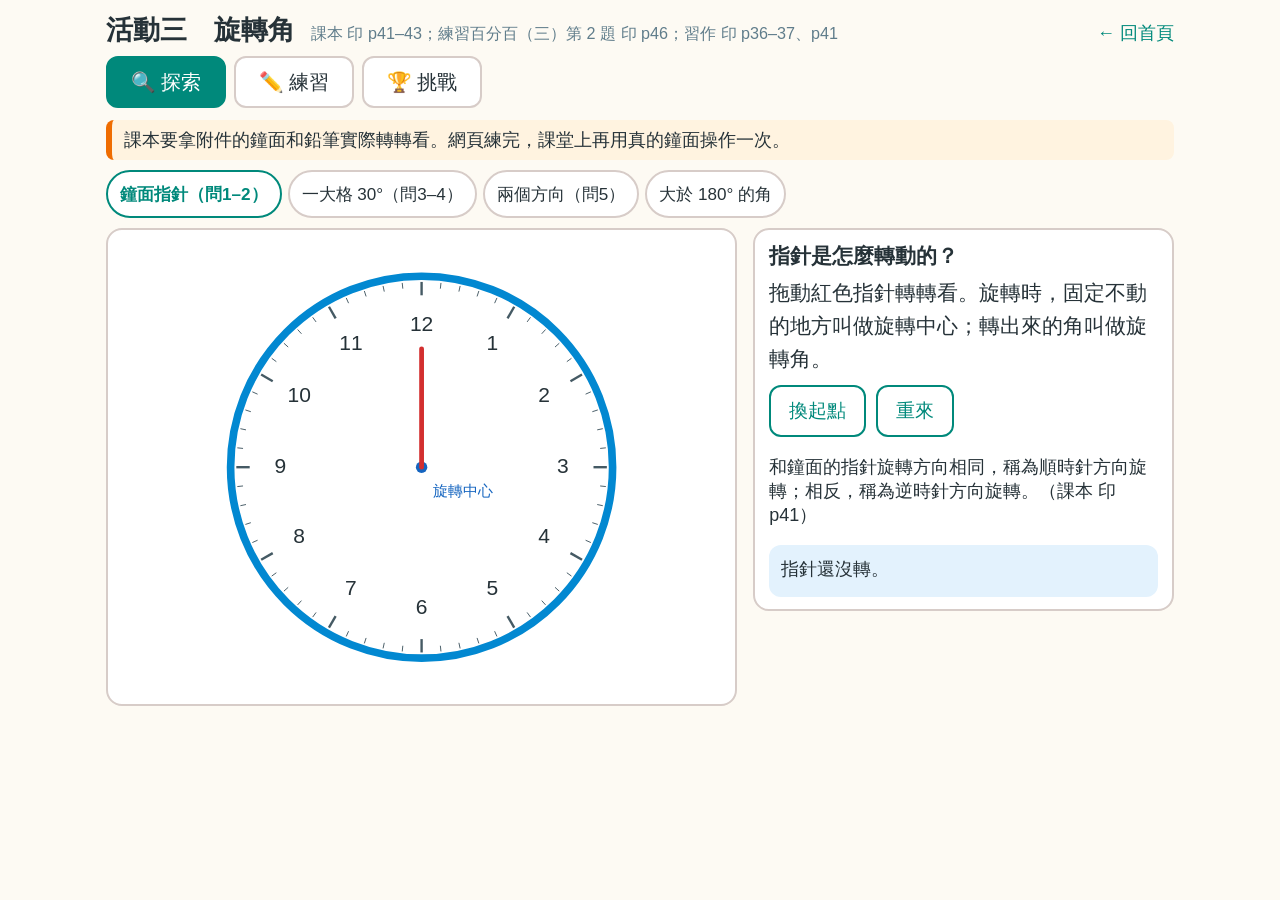
<file: act3.html>
<!DOCTYPE html>
<html lang="zh-Hant">
<head>
<meta charset="utf-8">
<meta name="viewport" content="width=device-width, initial-scale=1, maximum-scale=1, user-scalable=no">
<title>活動三　旋轉角</title>
<link rel="stylesheet" href="style.css">
</head>
<body>
<div class="wrap">
  <header class="top">
    <h1>活動三　旋轉角</h1>
    <span class="src">課本 印 p41–43；練習百分百（三）第 2 題 印 p46；習作 印 p36–37、p41</span>
    <a class="home" href="index.html">← 回首頁</a>
  </header>

  <div class="tabs">
    <button data-tab="explore">🔍 探索</button>
    <button data-tab="practice">✏️ 練習</button>
    <button data-tab="challenge">🏆 挑戰</button>
  </div>

  <section data-panel="explore">
    <div class="physical">課本要拿附件的鐘面和鉛筆實際轉轉看。網頁練完，課堂上再用真的鐘面操作一次。</div>
    <div class="levels" id="exNav"></div>
    <div class="stage">
      <div class="board"><svg id="exSvg" viewBox="0 0 640 480"></svg></div>
      <div class="side">
        <h2 id="exTitle"></h2>
        <div class="q" id="exText"></div>
        <div id="exCtrl"></div>
        <div class="msg" id="exMsg"></div>
      </div>
    </div>
  </section>

  <section data-panel="practice">
    <div class="levels" id="lvNav"></div>
    <div id="lvStage"></div>
  </section>

  <section data-panel="challenge">
    <div id="chBox"></div>
  </section>
</div>

<script src="angle-core.js"></script>
<script src="protractor.js"></script>
<script src="ui.js"></script>
<script>
(function () {
  'use strict';
  var C = window.AngleCore, h = UI.h;
  var VB = '0 0 640 480';
  var DIR = { cw: '順時針', ccw: '逆時針' };
  var RING = { outer: '外圈（黑字）', inner: '內圈（紅字）' };

  function rint(lo, hi) { return lo + Math.floor(Math.random() * (hi - lo + 1)); }
  function animate(ms, step, done) {
    var t0 = null;
    function f(t) {
      if (t0 === null) t0 = t;
      var k = Math.min(1, (t - t0) / ms);
      step(k);
      if (k < 1) requestAnimationFrame(f);
      else if (done) done();
    }
    requestAnimationFrame(f);
  }

  function addArrowDefs(svg, color) {
    color = color || '#d32f2f';
    var defs = svg.querySelector('defs');
    if (!defs) defs = AP.el('defs', {}, svg);
    var hex = color.replace('#', '');
    var uid = (svg.id ? svg.id : 'ap') + '-arrow-' + hex;
    var existing = svg.querySelector('#' + uid);
    if (existing) return uid;
    var m = AP.el('marker', { id: uid, viewBox: '0 0 10 10', refX: 5, refY: 5, markerWidth: 6, markerHeight: 6, orient: 'auto-start-reverse' }, defs);
    AP.el('path', { d: 'M 0 0 L 10 5 L 0 10 z', fill: color }, m);
    return uid;
  }

  /* 畫一個鐘面題：從 from 轉到 to（方向 dir），回傳 group */
  function drawClockTurn(svg, cx, cy, r, from, to, dir, opt) {
    opt = opt || {};
    var color = opt.color || (dir === 'ccw' ? '#1565c0' : '#d32f2f');
    var arrowId = addArrowDefs(svg, color);
    var g = AP.drawClock(svg, cx, cy, r);
    var s = AP.pt(AP.numberAngle(from), r * 0.62);
    AP.el('line', { x1: 0, y1: 0, x2: s.x, y2: s.y, 'class': 'clock-start' }, g);
    var steps = C.clockTurn(from, to, dir).steps;
    if (!opt.noArc) {
      var cls = 'turn-arc' + (dir === 'ccw' ? ' turn-arc-ccw' : '');
      var arcAttrs = {
        d: AP.clockArcPath(from, dir, steps, opt.arcRadius || (r * 0.36)),
        'class': cls,
        'marker-end': 'url(#' + arrowId + ')'
      };
      if (color) arcAttrs.style = 'stroke: ' + color + ';';
      AP.el('path', arcAttrs, g);
    }
    var e = AP.pt(AP.numberAngle(to), r * 0.62);
    var hand = AP.el('line', { x1: 0, y1: 0, x2: e.x, y2: e.y, 'class': 'clock-hand' }, g);
    g.hand = hand; g.r = r; g.arrowId = arrowId;
    return g;
  }

  /* ================================================================
   * 🔍 探索
   * ============================================================== */
  var exSvg = document.getElementById('exSvg');
  var exTitle = document.getElementById('exTitle'), exText = document.getElementById('exText');
  var exCtrl = document.getElementById('exCtrl'), exMsg = document.getElementById('exMsg');
  var exNav = document.getElementById('exNav');
  var EXPLORE = [
    { id: 'e1', label: '鐘面指針（問1–2）', run: exHand },
    { id: 'e2', label: '一大格 30°（問3–4）', run: exStep },
    { id: 'e3', label: '兩個方向（問5）', run: exBoth },
    { id: 'e4', label: '大於 180° 的角', run: exBig }
  ];
  EXPLORE.forEach(function (e, i) {
    exNav.appendChild(h('button', { text: e.label, 'data-ex': e.id, onclick: function () { showExplore(i); } }));
  });
  function showExplore(i) {
    Array.prototype.forEach.call(exNav.children, function (b, j) { b.classList.toggle('on', i === j); });
    AP.clear(exSvg); exSvg.setAttribute('viewBox', VB);
    exCtrl.innerHTML = ''; UI.say(exMsg, '');
    EXPLORE[i].run();
  }

  // E1 問1–2 印p41
  function exHand() {
    exTitle.textContent = '指針是怎麼轉動的？';
    exText.textContent = '拖動紅色指針轉轉看。旋轉時，固定不動的地方叫做旋轉中心；轉出來的角叫做旋轉角。';
    var cx = 320, cy = 240, r = 200, start = 12;
    var arrowId = addArrowDefs(exSvg);
    var g, hand, arc, acc = 0, last = null;
    function build() {
      AP.clear(exSvg); arrowId = addArrowDefs(exSvg);
      g = AP.drawClock(exSvg, cx, cy, r);
      var s = AP.pt(AP.numberAngle(start), r * 0.62);
      AP.el('line', { x1: 0, y1: 0, x2: s.x, y2: s.y, 'class': 'clock-start' }, g);
      arc = AP.el('path', { d: '', 'class': 'turn-arc', 'marker-end': 'url(#' + arrowId + ')' }, g);
      hand = AP.el('line', { x1: 0, y1: 0, x2: s.x, y2: s.y, 'class': 'clock-hand' }, g);
      var lbl = AP.el('text', { x: 12, y: 30, 'font-size': 16, fill: '#1565c0' }, g); lbl.textContent = '旋轉中心';
      var hit = AP.el('circle', { cx: cx, cy: cy, r: r, fill: 'transparent' }, exSvg);
      acc = 0; last = null;
      AP.drag(exSvg, hit, {
        start: function (p) { last = AP.angleAt(cx, cy, p.x, p.y); },
        move: function (p) {
          var a = AP.angleAt(cx, cy, p.x, p.y), d = a - last;
          if (d > 180) d -= 360; if (d < -180) d += 360;
          acc = Math.max(-360, Math.min(360, acc + d)); last = a; draw(acc);
        },
        end: function () { acc = Math.round(acc / 30) * 30; draw(acc); }
      });
      draw(0);
    }
    function draw(a) {
      var t = AP.numberAngle(start) + a, e = AP.pt(t, r * 0.62);
      hand.setAttribute('x2', e.x); hand.setAttribute('y2', e.y);
      if (Math.abs(a) < 1) { arc.setAttribute('d', ''); UI.say(exMsg, '指針還沒轉。'); return; }
      var span = Math.abs(a) >= 360 ? (a > 0 ? 359.5 : -359.5) : a;
      arc.setAttribute('d', AP.arcPath(AP.numberAngle(start), AP.numberAngle(start) + span, r * 0.36));
      var dir = a < 0 ? 'cw' : 'ccw', deg = Math.round(Math.abs(a));
      var col = dir === 'ccw' ? '#1565c0' : '#d32f2f';
      var aid = addArrowDefs(exSvg, col);
      arc.setAttribute('marker-end', 'url(#' + aid + ')');
      arc.setAttribute('class', 'turn-arc' + (dir === 'ccw' ? ' turn-arc-ccw' : ''));
      arc.style.stroke = col;
      var text = '往' + DIR[dir] + '方向旋轉' + (deg % 30 === 0 ? '，轉了 ' + deg / 30 + ' 大格，是 ' + deg + '°' : '');
      if (deg === 360) text += '，轉一圈是周角';
      UI.say(exMsg, text + '。', 'ok');
    }
    exCtrl.appendChild(h('div', { 'class': 'row' }, [
      h('button', { 'class': 'btn', text: '換起點', onclick: function () { start = start % 12 + 1; build(); } }),
      h('button', { 'class': 'btn', text: '重來', onclick: build })
    ]));
    exCtrl.appendChild(h('p', { text: '和鐘面的指針旋轉方向相同，稱為順時針方向旋轉；相反，稱為逆時針方向旋轉。（課本 印p41）' }));
    build();
  }

  // E2 問3–4 印p42
  function exStep() {
    exTitle.textContent = '一大格是幾度？';
    var n = 0, dir = 'cw', showDiv = false, showDeg = true, start = 12;
    var bCw, bCcw, bStep, bDiv, bDeg, bReset, spStartVal;

    function draw() {
      AP.clear(exSvg);
      exText.textContent = '指針從 ' + start + ' 開始往' + DIR[dir] + '方向轉，一次轉一大格（30°）。（可點鐘面數字選起點，可切換「顯示角度」）';
      var to = n === 0 ? start : (dir === 'cw' ? ((start + n - 1) % 12 + 1) : (((start - n - 1) % 12 + 12) % 12 + 1));
      var color = dir === 'ccw' ? '#1565c0' : '#d32f2f';
      var g = drawClockTurn(exSvg, 320, 240, 200, start, to, dir, { noArc: n === 0, color: color });

      // 在鐘面數字上加入點選事件，並標註當前起點
      for (var numI = 1; numI <= 12; numI++) {
        (function (targetNum) {
          var ang = AP.numberAngle(targetNum);
          var numPt = AP.pt(ang, 148);
          // 若為起點，畫一個淡綠色圓圈光環標示起點
          if (targetNum === start) {
            AP.el('circle', {
              cx: numPt.x, cy: numPt.y, r: 18,
              fill: 'rgba(0, 150, 136, 0.22)',
              stroke: '#00796b',
              'stroke-width': 2,
              style: 'pointer-events: none;'
            }, g);
            var tagPt = AP.pt(ang, 116);
            var startTag = AP.el('text', {
              x: tagPt.x, y: tagPt.y + 4,
              'font-size': 11,
              'font-weight': 700,
              'text-anchor': 'middle',
              fill: '#00796b',
              style: 'pointer-events: none;'
            }, g);
            startTag.textContent = '起點';
          }
          // 透明點擊感應區，方便點擊數字切換起點
          var hitC = AP.el('circle', {
            cx: numPt.x, cy: numPt.y, r: 20,
            fill: 'transparent',
            style: 'cursor: pointer;'
          }, g);
          hitC.setAttribute('title', '點擊設為起點 ' + targetNum);
          hitC.addEventListener('click', function () {
            if (start !== targetNum) {
              start = targetNum;
              n = 0;
              bStep.disabled = false;
              if (spStartVal) spStartVal.textContent = start;
              draw();
            }
          });
        })(numI);
      }

      // 若開啟「12 等分線」：在鐘面上繪製 12 條等分射線
      if (showDiv) {
        var divGroup = AP.el('g', { 'class': 'clock-div-lines' });
        for (var i = 1; i <= 12; i++) {
          var dAng = AP.numberAngle(i);
          var pOuter = AP.pt(dAng, 192);
          AP.el('line', {
            x1: 0, y1: 0,
            x2: pOuter.x, y2: pOuter.y,
            stroke: '#0288d1',
            'stroke-width': 1.6,
            'stroke-dasharray': '5 4'
          }, divGroup);
        }
        g.insertBefore(divGroup, g.firstChild ? g.firstChild.nextSibling : null);
      }

      var startAngle = AP.numberAngle(start);

      // 若有旋轉，繪製扇形底色與各大格 30° / 累積度數標籤
      if (n > 0) {
        var span = n * 30 * (dir === 'cw' ? -1 : 1);
        if (Math.abs(span) >= 360) span = dir === 'cw' ? -359.5 : 359.5;
        var wedgeEl = AP.el('path', {
          d: AP.wedgePath(startAngle, startAngle + span, 192),
          fill: dir === 'ccw' ? 'rgba(21, 101, 192, 0.12)' : 'rgba(211, 47, 47, 0.12)',
          style: 'pointer-events: none;'
        });
        g.insertBefore(wedgeEl, g.firstChild ? g.firstChild.nextSibling : null);

        // 若開啟「顯示角度」：建立度數標籤群組
        if (showDeg) {
          var degGroup = AP.el('g', { 'class': 'clock-deg-labels', style: 'pointer-events: none;' }, g);

          // 1. 每一大格內部標記「30°」
          for (var k = 1; k <= n; k++) {
            var midAng = startAngle + (dir === 'cw' ? -1 : 1) * (k - 0.5) * 30;
            var midPt = AP.pt(midAng, 104);
            AP.el('rect', {
              x: midPt.x - 19, y: midPt.y - 11,
              width: 38, height: 22, rx: 11,
              fill: '#ffffff',
              stroke: color,
              'stroke-width': 1.6
            }, degGroup);
            var t30 = AP.el('text', {
              x: midPt.x, y: midPt.y + 4,
              'font-size': 13,
              'font-weight': 700,
              'text-anchor': 'middle',
              fill: color
            }, degGroup);
            t30.textContent = '30°';
          }

          // 2. 外圈交界處標記累積度數（30°, 60°, 90°, 120°...）
          for (var m = 1; m <= n; m++) {
            var cumAng = startAngle + (dir === 'cw' ? -1 : 1) * m * 30;
            var cumDeg = m * 30;
            var cumPt = AP.pt(cumAng, 172);
            var wBox = cumDeg >= 100 ? 42 : 36;
            AP.el('rect', {
              x: cumPt.x - wBox / 2, y: cumPt.y - 11,
              width: wBox, height: 22, rx: 6,
              fill: color
            }, degGroup);
            var tCum = AP.el('text', {
              x: cumPt.x, y: cumPt.y + 4,
              'font-size': 12,
              'font-weight': 700,
              'text-anchor': 'middle',
              fill: '#ffffff'
            }, degGroup);
            tCum.textContent = cumDeg + '°';
          }
        }
      }

      if (spStartVal) spStartVal.textContent = start;

      if (n === 0) {
        var msg0 = '起點設在 ' + start + '。' + (showDiv
          ? '鐘面一圈 360° 平分成 12 份：360° ÷ 12 ＝ 30°（一大格是 30°）。請按「轉一大格」。'
          : '按「轉一大格」；也可按「12 等分線」或「顯示角度」輔助觀察。');
        UI.say(exMsg, msg0);
        return;
      }

      var list = [];
      for (var j = 1; j <= n; j++) list.push(j * 30 + '°');
      var addExpr = [];
      for (var a = 0; a < n; a++) addExpr.push('30°');
      var t = '從 ' + start + ' 往' + DIR[dir] + '方向轉了 ' + n + ' 大格';
      if (showDeg) {
        t += '：' + list.join('、') + '。';
        t += '【累積算式：' + addExpr.join(' ＋ ') + ' ＝ ' + (n * 30) + '°（' + n + ' × 30° ＝ ' + (n * 30) + '°）】';
      } else {
        t += '。轉了幾度呢？（可按「顯示角度」核對）';
      }
      if (n === 12) {
        t += ' 指針轉一整圈是轉了 360 度，我們稱 360 度的角是周角。';
      }
      UI.say(exMsg, t, 'ok');
    }

    function setDir(d) {
      if (dir === d) return;
      dir = d;
      n = 0;
      bCw.classList.toggle('sel', dir === 'cw');
      bCcw.classList.toggle('sel', dir === 'ccw');
      bStep.disabled = false;
      draw();
    }

    bCw = h('button', { 'class': 'btn sel', text: '順時針', onclick: function () { setDir('cw'); } });
    bCcw = h('button', { 'class': 'btn', text: '逆時針', onclick: function () { setDir('ccw'); } });

    bStep = h('button', {
      'class': 'btn primary',
      text: '轉一大格',
      'data-act': 'step',
      onclick: function () {
        if (n < 12) { n++; draw(); }
        bStep.disabled = (n >= 12);
      }
    });

    bDiv = h('button', {
      'class': 'btn',
      text: '12 等分線（360°÷12）',
      onclick: function () {
        showDiv = !showDiv;
        bDiv.classList.toggle('sel', showDiv);
        draw();
      }
    });

    bDeg = h('button', {
      'class': 'btn sel',
      text: '顯示角度',
      title: '切換是否在鐘面上顯示度數',
      onclick: function () {
        showDeg = !showDeg;
        bDeg.classList.toggle('sel', showDeg);
        draw();
      }
    });

    bReset = h('button', {
      'class': 'btn',
      text: '重來',
      onclick: function () {
        n = 0;
        bStep.disabled = false;
        draw();
      }
    });

    spStartVal = h('span', {
      text: start,
      style: 'font-weight: 700; font-size: 1.25rem; min-width: 32px; text-align: center; display: inline-block; color: #00695c;'
    });

    var bStartMinus = h('button', {
      'class': 'btn',
      text: '－',
      title: '起點往前一個數字',
      onclick: function () {
        start = (start + 10) % 12 + 1;
        n = 0;
        bStep.disabled = false;
        spStartVal.textContent = start;
        draw();
      }
    });

    var bStartPlus = h('button', {
      'class': 'btn',
      text: '＋',
      title: '起點往後一個數字',
      onclick: function () {
        start = start % 12 + 1;
        n = 0;
        bStep.disabled = false;
        spStartVal.textContent = start;
        draw();
      }
    });

    exCtrl.appendChild(h('div', { 'class': 'row' }, [
      h('span', { text: '起點：', style: 'font-weight: 600;' }),
      spStartVal,
      bStartMinus,
      bStartPlus,
      h('span', { text: '方向：', style: 'font-weight: 600; margin-left: 8px;' }),
      bCw,
      bCcw
    ]));
    exCtrl.appendChild(h('div', { 'class': 'row' }, [
      bStep,
      bDiv
    ]));
    exCtrl.appendChild(h('div', { 'class': 'row' }, [
      bDeg,
      bReset
    ]));

    draw();
  }

  // E3 問5 印p43
  function exBoth() {
    exTitle.textContent = '同一個起點和終點，兩個方向';
    exText.textContent = '選起點和終點。紅色是順時針，藍色是逆時針。';
    var from = 9, to = 1;
    var spFromVal, spToVal;

    function draw() {
      AP.clear(exSvg);
      var redArrow = addArrowDefs(exSvg, '#d32f2f');
      var blueArrow = addArrowDefs(exSvg, '#1565c0');
      var g = AP.drawClock(exSvg, 320, 240, 200);

      var s = AP.pt(AP.numberAngle(from), 124), e = AP.pt(AP.numberAngle(to), 124);
      AP.el('line', { x1: 0, y1: 0, x2: s.x, y2: s.y, 'class': 'clock-start' }, g);
      AP.el('line', { x1: 0, y1: 0, x2: e.x, y2: e.y, 'class': 'clock-hand' }, g);

      var cw = C.clockTurn(from, to, 'cw'), ccw = C.clockTurn(from, to, 'ccw');

      // 順時針弧：紅色，半徑 70，紅色箭頭
      AP.el('path', {
        d: AP.clockArcPath(from, 'cw', cw.steps, 70),
        'class': 'turn-arc',
        style: 'stroke: #d32f2f;',
        'marker-end': 'url(#' + redArrow + ')'
      }, g);

      // 逆時針弧：藍色，半徑 100，藍色箭頭
      AP.el('path', {
        d: AP.clockArcPath(from, 'ccw', ccw.steps, 100),
        'class': 'turn-arc turn-arc-ccw',
        style: 'stroke: #1565c0;',
        'marker-end': 'url(#' + blueArrow + ')'
      }, g);

      if (spFromVal) spFromVal.textContent = from;
      if (spToVal) spToVal.textContent = to;

      UI.say(exMsg, '從 ' + from + ' 到 ' + to + '：順時針轉 ' + cw.steps + ' 大格，是 ' + cw.degrees + '°；逆時針轉 ' + ccw.steps + ' 大格，是 ' + ccw.degrees + '°。（兩方向合起來是 ' + (cw.degrees + ccw.degrees) + '° 周角）', 'ok');
    }

    function spin(label, get, set) {
      var valSpan = h('span', {
        text: get(),
        style: 'font-weight: 700; font-size: 1.25rem; min-width: 32px; text-align: center; display: inline-block; color: #00695c;'
      });
      if (label === '起點') spFromVal = valSpan;
      else spToVal = valSpan;

      return h('div', { 'class': 'row' }, [
        h('span', { text: label + '：', style: 'min-width: 48px; font-weight: 600;' }),
        valSpan,
        h('button', {
          'class': 'btn',
          text: '－',
          onclick: function () {
            set((get() + 10) % 12 + 1);
            draw();
          }
        }),
        h('button', {
          'class': 'btn',
          text: '＋',
          onclick: function () {
            set(get() % 12 + 1);
            draw();
          }
        })
      ]);
    }

    exCtrl.appendChild(spin('起點', function () { return from; }, function (v) { from = v; }));
    exCtrl.appendChild(spin('終點', function () { return to; }, function (v) { to = v; }));
    draw();
  }

  // E4 大於 180°
  function exBig() {
    exTitle.textContent = '轉過平角以後';
    exText.textContent = '課本用鐘面 12 轉到 8（240°）。這裡換成一般的旋轉角：OA 不動，拖動 OB 往逆時針方向轉。';
    var O = { x: 320, y: 250 }, R = 190, acc = 60, last = null;
    var id = addArrowDefs(exSvg);

    // 180° 平角參考基準線（往左的虛線）
    var flatLine = AP.el('line', {
      x1: O.x, y1: O.y, x2: O.x - R - 10, y2: O.y,
      stroke: '#90a4ae', 'stroke-width': 1.8, 'stroke-dasharray': '6 4'
    }, exSvg);
    var flatTag = AP.el('text', {
      x: O.x - R - 18, y: O.y + 6,
      'font-size': 14, 'font-weight': 600, 'text-anchor': 'end', fill: '#546e7a'
    }, exSvg);
    flatTag.textContent = '180° (平角)';

    // OA 射線與 A 標籤
    AP.ray(exSvg, O.x, O.y, 0, R + 20, 'ray');
    var tA = AP.el('text', { x: O.x + R + 26, y: O.y + 6, 'font-size': 22, 'font-weight': 700, fill: '#37474f' }, exSvg);
    tA.textContent = 'A';

    // 旋轉弧線與度數徽章群組
    var arc = AP.el('path', { d: '', 'class': 'turn-arc', transform: 'translate(' + O.x + ' ' + O.y + ')', 'marker-end': 'url(#' + id + ')' }, exSvg);
    var badgeG = AP.el('g', { 'class': 'deg-badge', style: 'pointer-events: none;' }, exSvg);

    // OB 射線、把手與 B 標籤
    var ob = AP.ray(exSvg, O.x, O.y, acc, R + 20, 'ray2');
    var hdB = AP.el('circle', { r: 12, fill: 'rgba(0, 137, 123, 0.35)', stroke: '#00897b', 'stroke-width': 2.5 }, exSvg);
    var tB = AP.el('text', { 'font-size': 22, 'font-weight': 700, fill: '#00796b' }, exSvg);
    tB.textContent = 'B';

    // O 頂點與 O 標籤
    var tO = AP.el('text', { x: O.x - 26, y: O.y + 26, 'font-size': 22, 'font-weight': 700, fill: '#37474f' }, exSvg);
    tO.textContent = 'O';

    var hit = AP.el('circle', { cx: O.x, cy: O.y, r: R + 30, fill: 'transparent', style: 'cursor: grab;' }, exSvg);

    function draw() {
      AP.setRay(ob, O.x, O.y, acc, R + 20);
      arc.setAttribute('d', AP.arcPath(0, Math.min(acc, 359.5), 60));

      // 更新 B 點與把手位置
      var pEnd = AP.pt(acc, R + 20);
      hdB.setAttribute('cx', O.x + pEnd.x);
      hdB.setAttribute('cy', O.y + pEnd.y);
      var pB = AP.pt(acc, R + 42);
      tB.setAttribute('x', O.x + pB.x - 7);
      tB.setAttribute('y', O.y + pB.y + 8);

      var deg = Math.round(acc);

      // 平角參考線高亮
      if (deg >= 180) {
        flatLine.setAttribute('stroke', '#37474f');
        flatLine.setAttribute('stroke-width', '2.2');
        flatTag.setAttribute('fill', '#d32f2f');
      } else {
        flatLine.setAttribute('stroke', '#90a4ae');
        flatLine.setAttribute('stroke-width', '1.8');
        flatTag.setAttribute('fill', '#78909c');
      }

      // 在角度上面直接顯示度數徽章
      badgeG.innerHTML = '';
      if (deg > 0) {
        var midAng = acc / 2;
        var rBadge = deg > 180 ? 116 : 96;
        var pMid = AP.pt(midAng, rBadge);
        var bx = O.x + pMid.x, by = O.y + pMid.y;

        if (deg <= 180) {
          var bw1 = 66, bh1 = 32;
          AP.el('rect', {
            x: bx - bw1 / 2, y: by - bh1 / 2,
            width: bw1, height: bh1, rx: 8,
            fill: 'rgba(255, 255, 255, 0.95)',
            stroke: '#d32f2f',
            'stroke-width': 2
          }, badgeG);
          var txt1 = AP.el('text', {
            x: bx, y: by + 6,
            'font-size': 18,
            'font-weight': 700,
            'text-anchor': 'middle',
            fill: '#d32f2f'
          }, badgeG);
          txt1.textContent = deg + '°';
        } else if (deg < 360) {
          var bw2 = 120, bh2 = 46;
          AP.el('rect', {
            x: bx - bw2 / 2, y: by - bh2 / 2,
            width: bw2, height: bh2, rx: 8,
            fill: 'rgba(255, 255, 255, 0.96)',
            stroke: '#d32f2f',
            'stroke-width': 2
          }, badgeG);
          var txtMain = AP.el('text', {
            x: bx, y: by - 4,
            'font-size': 18,
            'font-weight': 700,
            'text-anchor': 'middle',
            fill: '#d32f2f'
          }, badgeG);
          txtMain.textContent = deg + '°';
          var txtSub = AP.el('text', {
            x: bx, y: by + 15,
            'font-size': 12,
            'font-weight': 700,
            'text-anchor': 'middle',
            fill: '#e65100'
          }, badgeG);
          txtSub.textContent = '＝180°＋' + (deg - 180) + '°';
        } else {
          var bw3 = 110, bh3 = 34;
          AP.el('rect', {
            x: bx - bw3 / 2, y: by - bh3 / 2,
            width: bw3, height: bh3, rx: 8,
            fill: 'rgba(255, 255, 255, 0.96)',
            stroke: '#d32f2f',
            'stroke-width': 2
          }, badgeG);
          var txtFull = AP.el('text', {
            x: bx, y: by + 6,
            'font-size': 16,
            'font-weight': 700,
            'text-anchor': 'middle',
            fill: '#d32f2f'
          }, badgeG);
          txtFull.textContent = '360° 周角';
        }
      }

      var t = '從 OA 逆時針旋轉到 OB，旋轉了 ' + deg + '°';
      if (deg > 180 && deg < 360) t += '＝180°＋' + (deg - 180) + '°（先轉一個平角，再多轉 ' + (deg - 180) + '°）';
      if (deg === 180) t += '，是平角';
      if (deg === 360) t += '，是周角';
      UI.say(exMsg, t + '。', 'ok');
    }
    AP.drag(exSvg, hit, {
      start: function (p) { last = AP.angleAt(O.x, O.y, p.x, p.y); },
      move: function (p) {
        var a = AP.angleAt(O.x, O.y, p.x, p.y), d = a - last;
        if (d > 180) d -= 360; if (d < -180) d += 360;
        acc = Math.max(0, Math.min(360, acc + d)); last = a; draw();
      },
      end: function () { acc = Math.round(acc / 5) * 5; draw(); }
    });
    draw();
  }

  /* ================================================================
   * ✏️ 練習
   * ============================================================== */
  var CLOCK_MSG = {
    WRONG_DIR: '看箭頭，是順時針還是逆時針？',
    ZERO_FULL_TURN: '指針轉了一整圈才回到原來的數字，是 12 大格，不是沒有轉。',
    COUNTED_START: '起點那個數字不算，從起點轉到下一個數字才是一大格。',
    OTHER_ARC: function (dir) { return '你數的是另一邊。照' + DIR[dir] + '的方向數數看。'; },
    OTHER: '一格一格轉轉看。',
    AMBIGUOUS: '一格一格轉轉看。',
    MUL_ERROR: '一大格是 30°，再算一次。'
  };

  function layout(stage, title) {
    var svg = AP.el('svg', { viewBox: VB });
    var board = h('div', { 'class': 'board' }); board.appendChild(svg);
    var ui = { board: board, svg: svg, prog: h('div', { 'class': 'src' }), q: h('div', { 'class': 'q' }), inputs: h('div'), btns: h('div', { 'class': 'row' }), msg: h('div', { 'class': 'msg' }) };
    stage.appendChild(h('div', { 'class': 'stage' }, [board, h('div', { 'class': 'side' }, [h('h2', { text: title }), ui.prog, ui.q, ui.inputs, ui.btns, ui.msg])]));
    return ui;
  }
  function nextBtn(ui, last, api, onNext) {
    ui.btns.innerHTML = '';
    if (last) api.pass();
    ui.btns.appendChild(h('button', { 'class': 'btn primary', 'data-act': 'next', text: last ? '這一關完成！下一關' : '下一題', onclick: function () { if (last) api.next(); else onNext(); } }));
  }
  function num(f) { return h('input', { 'class': 'num', type: 'number', inputmode: 'numeric', 'data-f': f }); }

  var LEVELS = [
    { id: 'l1', label: '一大格幾度（問3）', render: renderOneStep },
    { id: 'l2', label: '從 12 順時針（問4）', render: function (s, api) { renderClock(s, api, {
        title: '從 12 順時针（問4）'.replace('针', '針'), chooseDir: false,
        items: [[12, 3, 'cw'], [12, 6, 'cw'], [12, 8, 'cw'], [12, 12, 'cw']].map(function (x) { return { from: x[0], to: x[1], dir: x[2], src: '課本 問4 印p42' }; }) }); } },
    { id: 'l3', label: '兩個方向（問5）', render: function (s, api) { renderClock(s, api, {
        title: '兩個方向（問5）', chooseDir: false,
        items: [[12, 5, 'ccw'], [9, 1, 'cw'], [9, 1, 'ccw']].map(function (x) { return { from: x[0], to: x[1], dir: x[2], src: '課本 問5 印p43' }; }) }); } },
    { id: 'l4', label: '做做看①（p43）', render: function (s, api) { renderClock(s, api, {
        title: '做做看①（p43）', chooseDir: false, items: [{ from: 3, to: 11, dir: 'cw', src: '課本 做做看① 印p43' }] }); } },
    { id: 'l5', label: '看箭頭（p46）', render: function (s, api) {
        var items = [{ from: 2, to: 10, dir: 'ccw', src: '練習百分百（三）第2題① 印p46' }, { from: 4, to: 7, dir: 'cw', src: '練習百分百（三）第2題② 印p46' }];
        for (var i = 0; i < 3; i++) { var f = rint(1, 12), t = rint(1, 12); items.push({ from: f, to: t === f ? t % 12 + 1 : t, dir: Math.random() < 0.5 ? 'cw' : 'ccw', src: '再練一題' }); }
        renderClock(s, api, { title: '看箭頭選方向', chooseDir: true, items: items }); } },
    { id: 'l6', label: '竹籤（做做看②）', render: function (s, api) { renderStick(s, api, {
        title: '竹籤連續旋轉（做做看②）',
        items: [{ style: 'L', ring: 'outer', turns: [{ dir: 'cw', deg: 80 }, { dir: 'cw', deg: 40 }, { dir: 'ccw', deg: 50 }], src: '課本 做做看② 印p43' }] }); } },
    { id: 'l7', label: '牙籤（習作p37）', render: function (s, api) { renderStick(s, api, {
        title: '牙籤連續旋轉（習作）',
        items: [{ style: 'L', ring: 'inner', turns: [{ dir: 'ccw', deg: 160 }, { dir: 'cw', deg: 75 }], src: '習作 印p37 第3題' }] }); } },
    { id: 'l8', label: '吸管（習作p41③④）', render: function (s, api) {
        var items = [
          { style: 'L', ring: 'inner', turns: [{ dir: 'ccw', deg: 77 }, { dir: 'ccw', deg: 65 }], src: '習作 印p41 第5題③' },
          { style: 'L', ring: 'outer', turns: [{ dir: 'cw', deg: 136 }, { dir: 'ccw', deg: 49 }], src: '習作 印p41 第5題④' }];
        [0, 1].forEach(function () {
          var st = Math.random() < 0.5 ? 'L' : 'R', rg = Math.random() < 0.5 ? 'outer' : 'inner';
          var it = C.makeStickItem(3, st, rg); it.src = '再練一題（量角器款式隨機）'; items.push(it);
        });
        renderStick(s, api, { title: '吸管連續旋轉', items: items }); } },
    { id: 'l9', label: '反過來想（習作p41①②）', render: renderInverse }
  ];
  UI.levels(document.getElementById('lvNav'), document.getElementById('lvStage'), LEVELS, 'act3');

  // 關1 問3
  function renderOneStep(stage, api) {
    var ui = layout(stage, '一大格幾度（問3）');
    ui.prog.textContent = '課本 問3 印p42';
    ui.q.textContent = '下面鐘面的指針都各轉了一大格。各轉了幾度？';
    var set = [[12, 1, '甲'], [3, 4, '乙'], [9, 10, '丙']];
    var inputs = [];
    set.forEach(function (s, i) {
      drawClockTurn(ui.svg, 110 + i * 210, 240, 95, s[0], s[1], 'cw');
      var t = AP.el('text', { x: 110 + i * 210, y: 370, 'font-size': 24, 'text-anchor': 'middle' }, ui.svg); t.textContent = s[2];
      var inp = num('d' + i); inputs.push(inp);
      ui.inputs.appendChild(h('div', { 'class': 'row' }, [h('span', { text: s[2] }), inp, h('span', { text: '度' })]));
    });
    ui.btns.appendChild(h('button', { 'class': 'btn primary', text: '確定', 'data-act': 'check', onclick: function () {
      var ok = inputs.every(function (x) { var v = parseInt(x.value, 10); x.classList.toggle('okf', v === 30); x.classList.toggle('badf', v !== 30); return v === 30; });
      if (!ok) { UI.say(ui.msg, '鐘面一圈有 12 大格，一圈是 360°。一大格是幾度？', 'bad'); return; }
      UI.say(ui.msg, '對！一大格是 30°。', 'ok'); nextBtn(ui, true, api);
    } }));
  }

  // 關2–5 鐘面題
  function renderClock(stage, api, cfg) {
    var idx = 0, ui = layout(stage, cfg.title);
    function load() {
      var it = cfg.items[idx];
      AP.clear(ui.svg); ui.inputs.innerHTML = ''; ui.btns.innerHTML = ''; UI.say(ui.msg, '');
      ui.prog.textContent = it.src + '　第 ' + (idx + 1) + ' / ' + cfg.items.length + ' 題';
      ui.q.textContent = cfg.chooseDir
        ? '指針從數字 ' + it.from + ' 轉到數字 ' + it.to + '。看箭頭，是往哪個方向轉？轉了幾度？'
        : '指針從數字 ' + it.from + ' 往' + DIR[it.dir] + '方向轉到數字 ' + it.to + '，是轉了幾度？';
      var g = drawClockTurn(ui.svg, 320, 240, 200, it.from, it.to, it.dir);
      var inDir = null, bCw, bCcw;
      if (cfg.chooseDir) {
        bCw = h('button', { 'class': 'btn', text: '順時針', 'data-dir': 'cw', onclick: function () { inDir = 'cw'; bCw.classList.add('sel'); bCcw.classList.remove('sel'); } });
        bCcw = h('button', { 'class': 'btn', text: '逆時針', 'data-dir': 'ccw', onclick: function () { inDir = 'ccw'; bCcw.classList.add('sel'); bCw.classList.remove('sel'); } });
        ui.inputs.appendChild(h('div', { 'class': 'row' }, [h('span', { text: '指針往' }), bCw, bCcw, h('span', { text: '方向' })]));
      }
      var st = num('steps'), dg = num('deg');
      ui.inputs.appendChild(h('div', { 'class': 'row' }, [st, h('span', { text: '大格 × 30° ＝' }), dg, h('span', { text: '°' })]));
      var wrong = 0;
      ui.btns.appendChild(h('button', { 'class': 'btn primary', text: '確定', 'data-act': 'check', onclick: function () {
        var k = parseInt(st.value, 10), d = parseInt(dg.value, 10);
        if (cfg.chooseDir && !inDir) { UI.say(ui.msg, '先選方向。', 'bad'); return; }
        if (isNaN(k) || isNaN(d)) { UI.say(ui.msg, '兩格都要填。', 'bad'); return; }
        var r = C.diagnoseClock({ inDir: cfg.chooseDir ? inDir : null, inSteps: k, inDeg: d, from: it.from, to: it.to, targetDir: it.dir });
        st.classList.toggle('okf', r.steps === 'CORRECT'); st.classList.toggle('badf', r.steps !== 'CORRECT');
        dg.classList.toggle('okf', r.deg === 'CORRECT' && r.steps === 'CORRECT'); dg.classList.toggle('badf', !(r.deg === 'CORRECT' && r.steps === 'CORRECT'));
        var msgs = [];
        if (r.dir === 'WRONG_DIR') msgs.push(CLOCK_MSG.WRONG_DIR);
        if (r.steps !== 'CORRECT') { var m = CLOCK_MSG[r.steps]; msgs.push(typeof m === 'function' ? m(it.dir) : m); }
        if (r.deg === 'MUL_ERROR') msgs.push(CLOCK_MSG.MUL_ERROR);
        if (!msgs.length) {
          UI.say(ui.msg, '答對了！' + (cfg.chooseDir ? DIR[it.dir] + '，' : '') + '轉了 ' + r.correctSteps + ' 大格，是 ' + r.correctSteps * 30 + '°。' + (r.correctSteps === 12 ? '轉一圈是周角。' : ''), 'ok');
          nextBtn(ui, idx === cfg.items.length - 1, api, function () { idx++; load(); });
          return;
        }
        wrong++;
        UI.say(ui.msg, msgs.join(''), 'bad');
        if (wrong === 2 && !ui.btns.querySelector('[data-act=play]')) ui.btns.appendChild(h('button', { 'class': 'btn', text: '看轉動', 'data-act': 'play', onclick: function () { play(g, it); } }));
      } }));
    }
    function play(g, it) {
      var n = C.clockTurn(it.from, it.to, it.dir).steps, t0 = AP.numberAngle(it.from), sign = it.dir === 'cw' ? -1 : 1, k = 0;
      var labels = AP.el('g', {}, g);
      (function tick() {
        k++;
        var e = AP.pt(t0 + sign * 30 * k, g.r * 0.62);
        g.hand.setAttribute('x2', e.x); g.hand.setAttribute('y2', e.y);
        var lp = AP.pt(t0 + sign * 30 * k, g.r * 1.08);
        var tx = AP.el('text', { x: lp.x, y: lp.y, 'font-size': 16, 'text-anchor': 'middle', fill: '#d32f2f' }, labels); tx.textContent = k;
        if (k < n) setTimeout(tick, 450);
      })();
    }
    load();
  }

  // 關6–8 竹籤：先轉再看幾度
  function thetaOf(reading, style, ring) {
    return C.ringIncreasesWith(style, ring) === 'ccw' ? reading : 180 - reading;
  }
  function renderStick(stage, api, cfg) {
    var idx = 0, ui = layout(stage, cfg.title);
    var V = { x: 320, y: 420 }, R = 270;
    var formulaBox = ui.board.querySelector('.stick-formula-box');
    if (!formulaBox) {
      formulaBox = h('div', { 'class': 'stick-formula-box' });
      ui.board.insertBefore(formulaBox, ui.svg);
    }

    function load() {
      var it = cfg.items[idx], stepI = 0, pos = 0;
      ui.prog.textContent = it.src + '　第 ' + (idx + 1) + ' / ' + cfg.items.length + ' 題';
      AP.clear(ui.svg); ui.inputs.innerHTML = ''; ui.btns.innerHTML = ''; UI.say(ui.msg, '');
      var prot = AP.drawProtractor(ui.svg, { r: R, style: it.style }); AP.place(prot, V.x, V.y, 0);
      var trail = AP.el('g', {}, ui.svg);
      var stick = AP.ray(ui.svg, V.x, V.y, thetaOf(0, it.style, it.ring), R + 30, 'ray2');
      var hd = AP.el('circle', { r: 26, 'class': 'handle', visibility: 'visible' }, ui.svg);
      var stepText = h('div', { 'class': 'q' });
      var turnBtn = h('button', { 'class': 'btn primary' });
      var inp = num('ans');
      var goBtn = h('button', { 'class': 'btn', text: '確定', 'data-act': 'check' });

      ui.inputs.appendChild(stepText);
      ui.inputs.appendChild(h('div', { 'class': 'row' }, [turnBtn]));
      ui.inputs.appendChild(h('div', { 'class': 'row' }, [
        h('span', { text: '竹籤會停在' + RING[it.ring] + '的' }),
        inp,
        h('span', { text: '度' })
      ]));
      ui.btns.appendChild(goBtn);

      var cur = thetaOf(0, it.style, it.ring);
      var hasTurned = false, targetPos = 0, targetTheta = 0, startTheta = 0;
      var currentArc = null, expect = null;

      function updateFormulaBox() {
        formulaBox.innerHTML = '';
        var inc = C.ringIncreasesWith(it.style, it.ring);
        var header = h('div', {
          style: 'display: flex; align-items: center; justify-content: space-between; margin-bottom: 6px; flex-wrap: wrap; gap: 4px;'
        }, [
          h('span', {
            text: '📐 操作過程算式（從圖像轉化為算式）：',
            style: 'font-weight: 700; color: #1b5e20; font-size: 1rem;'
          }),
          h('span', {
            text: RING[it.ring] + '：' + (inc === 'cw' ? '順時針刻度變大（＋）、逆時針變小（－）' : '逆時針刻度變大（＋）、順時針變小（－）'),
            style: 'font-size: 0.85rem; color: #558b2f;'
          })
        ]);
        formulaBox.appendChild(header);

        var listRow = h('div', {
          style: 'display: flex; flex-wrap: wrap; gap: 8px; align-items: center;'
        });

        var runPos = 0;
        for (var k = 0; k < it.turns.length; k++) {
          var turnK = it.turns[k];
          var isAdd = (turnK.dir === inc);
          var opChar = isAdd ? '＋' : '－';
          var endPos = isAdd ? (runPos + turnK.deg) : (runPos - turnK.deg);

          var pill = h('div', {
            style: 'padding: 5px 12px; border-radius: 16px; font-size: 0.95rem; font-weight: 600; display: inline-flex; align-items: center; gap: 4px;'
          });

          if (k < stepI) {
            // 寫完且操作完：算式正式出現！
            pill.style.background = '#ffffff';
            pill.style.border = '1.5px solid #81c784';
            pill.style.color = '#2e7d32';
            pill.textContent = '第 ' + (k + 1) + ' 步：' + runPos + '° ' + opChar + ' ' + turnK.deg + '° ＝ ' + endPos + '° ✓';
          } else if (k === stepI) {
            // 進行中的步驟：不提前劇透，等寫完並操作完才出現
            pill.style.background = '#f5f5f5';
            pill.style.border = '1.5px dashed #90caf9';
            pill.style.color = '#1565c0';
            pill.textContent = '第 ' + (k + 1) + ' 步：（操作轉動並填答後出現算式）';
          } else {
            // 未來步驟：待完成
            pill.style.background = '#fafafa';
            pill.style.border = '1px dashed #bdbdbd';
            pill.style.color = '#9e9e9e';
            pill.textContent = '第 ' + (k + 1) + ' 步：待完成';
          }
          listRow.appendChild(pill);
          runPos = endPos;
        }
        formulaBox.appendChild(listRow);
      }

      function setStick(t) {
        cur = t;
        AP.setRay(stick, V.x, V.y, t, R + 30);
        var e = AP.pt(t, R + 30);
        hd.setAttribute('cx', V.x + e.x);
        hd.setAttribute('cy', V.y + e.y);
      }
      setStick(cur);

      function doTurn() {
        if (hasTurned) return;
        var t = it.turns[stepI];
        turnBtn.disabled = true;
        var col = t.dir === 'ccw' ? '#1565c0' : '#d32f2f';
        var aid = addArrowDefs(ui.svg, col);
        if (currentArc && currentArc.parentNode) currentArc.parentNode.removeChild(currentArc);
        currentArc = AP.el('path', {
          'class': 'turn-arc' + (t.dir === 'ccw' ? ' turn-arc-ccw' : ''),
          style: 'stroke: ' + col + '; stroke-width: 3.5;',
          'marker-end': 'url(#' + aid + ')'
        }, trail);

        var spanTotal = (t.dir === 'cw' ? -1 : 1) * t.deg;
        animate(550, function (k) {
          var nowT = startTheta + spanTotal * k;
          setStick(nowT);
          currentArc.setAttribute('d', AP.arcPath(startTheta, nowT, R * 0.45));
        }, function () {
          setStick(targetTheta);
          currentArc.setAttribute('d', AP.arcPath(startTheta, targetTheta, R * 0.45));
          hasTurned = true;
          turnBtn.textContent = '✓ 已轉動 ' + t.deg + '°';

          if (expect === targetPos) {
            // 之前已經填寫正確答案，現在轉動完成：寫完且操作完！
            AP.ray(trail, V.x, V.y, targetTheta, R + 30, 'clock-start');
            pos = targetPos; stepI++;
            updateFormulaBox();
            if (stepI === it.turns.length) {
              UI.say(ui.msg, '對！最後竹籤停在' + RING[it.ring] + '的 ' + pos + ' 度。', 'ok');
              nextBtn(ui, idx === cfg.items.length - 1, api, function () { idx++; load(); });
            } else {
              UI.say(ui.msg, '對！停在 ' + pos + ' 度。接著轉下一步。', 'ok');
              showStep();
            }
          } else {
            goBtn.classList.add('primary');
            inp.focus();
            UI.say(ui.msg, '轉好了！請看量角器刻度，竹籤現在停在幾度？填入後按「確定」。');
          }
        });
      }

      AP.drag(ui.svg, hd, {
        move: function (p) {
          setStick(p.y > V.y ? (p.x < V.x ? 180 : 0) : Math.round(AP.angleAt(V.x, V.y, p.x, p.y)));
        },
        end: function () {
          var t = it.turns[stepI];
          var reading = C.ringReading(cur, it.style, it.ring);
          if (Math.abs(reading - targetPos) <= 4) {
            setStick(targetTheta);
            var col = t.dir === 'ccw' ? '#1565c0' : '#d32f2f';
            var aid = addArrowDefs(ui.svg, col);
            if (!currentArc) {
              currentArc = AP.el('path', {
                'class': 'turn-arc' + (t.dir === 'ccw' ? ' turn-arc-ccw' : ''),
                style: 'stroke: ' + col + '; stroke-width: 3.5;',
                'marker-end': 'url(#' + aid + ')'
              }, trail);
            }
            currentArc.setAttribute('d', AP.arcPath(startTheta, targetTheta, R * 0.45));
            hasTurned = true;
            turnBtn.textContent = '✓ 已轉動 ' + t.deg + '°';
            turnBtn.disabled = true;

            if (expect === targetPos) {
              // 之前已經填寫正確答案，現在拖曳完成：寫完且操作完！
              AP.ray(trail, V.x, V.y, targetTheta, R + 30, 'clock-start');
              pos = targetPos; stepI++;
              updateFormulaBox();
              if (stepI === it.turns.length) {
                UI.say(ui.msg, '對！最後竹籤停在' + RING[it.ring] + '的 ' + pos + ' 度。', 'ok');
                nextBtn(ui, idx === cfg.items.length - 1, api, function () { idx++; load(); });
              } else {
                UI.say(ui.msg, '對！停在 ' + pos + ' 度。接著轉下一步。', 'ok');
                showStep();
              }
            } else {
              goBtn.classList.add('primary');
              inp.focus();
              UI.say(ui.msg, '轉好了！請看量角器刻度，竹籤現在停在幾度？填入後按「確定」。');
            }
          } else {
            UI.say(ui.msg, '竹籤現在停在 ' + reading + ' 度，題目是要往' + DIR[t.dir] + '轉 ' + t.deg + '°。可以點按鈕直接轉動。', 'bad');
          }
        }
      });

      function showStep() {
        var t = it.turns[stepI];
        hasTurned = false;
        expect = null;
        startTheta = thetaOf(pos, it.style, it.ring);
        targetPos = C.stickAfter(pos, t.dir, t.deg, it.style, it.ring);
        targetTheta = thetaOf(targetPos, it.style, it.ring);
        currentArc = null;

        var startText = stepI === 0 ? '從' + RING[it.ring] + ' 0 度線開始，' : '接著從 ' + pos + ' 度開始，';
        stepText.textContent = '第 ' + (stepI + 1) + ' 步：' + startText + '往' + DIR[t.dir] + '方向轉 ' + t.deg + '°。';

        turnBtn.textContent = '往' + DIR[t.dir] + '轉 ' + t.deg + '°';
        turnBtn.disabled = false;
        turnBtn.classList.add('primary');
        turnBtn.onclick = doTurn;

        inp.value = '';
        inp.disabled = false;
        inp.classList.remove('okf', 'badf');
        goBtn.disabled = false;
        goBtn.classList.remove('primary');

        updateFormulaBox();
        UI.say(ui.msg, '可以先點「往' + DIR[t.dir] + '轉 ' + t.deg + '°」按鈕（或拖動竹籤端點），轉完再看刻度填寫。');
      }

      goBtn.onclick = function () {
        var v = parseInt(inp.value, 10), t = it.turns[stepI];
        if (isNaN(v)) { UI.say(ui.msg, '先填一個數字。', 'bad'); return; }
        var r = C.diagnoseStick({ answer: v, start: pos, dir: t.dir, deg: t.deg, style: it.style, ring: it.ring });
        var inc = C.ringIncreasesWith(it.style, it.ring);
        var isAdd = (t.dir === inc);
        var opChar = isAdd ? '＋' : '－';
        if (r.code === 'CORRECT') {
          inp.classList.add('okf');
          inp.classList.remove('badf');
          if (hasTurned) {
            // 已操作完，且剛剛寫完了 -> 寫完且操作完！算式正式出現！
            AP.ray(trail, V.x, V.y, targetTheta, R + 30, 'clock-start');
            var prevPos = pos;
            pos = targetPos; stepI++;
            updateFormulaBox();
            if (stepI === it.turns.length) {
              UI.say(ui.msg, '對！' + (isAdd ? '順時針刻度變大，算式是加法：' : '逆時針刻度變小，算式是減法：') + prevPos + '° ' + opChar + ' ' + t.deg + '° ＝ ' + pos + '°。最後竹籤停在' + RING[it.ring] + '的 ' + pos + ' 度。', 'ok');
              nextBtn(ui, idx === cfg.items.length - 1, api, function () { idx++; load(); });
            } else {
              UI.say(ui.msg, '對！' + (isAdd ? '順時針刻度變大，算式是加法：' : '逆時針刻度變小，算式是減法：') + prevPos + '° ' + opChar + ' ' + t.deg + '° ＝ ' + pos + '°。接著轉下一步。', 'ok');
              showStep();
            }
          } else {
            // 寫完了，但還沒轉完竹籤
            expect = v;
            UI.say(ui.msg, '算好了！請拖動竹籤端點或點「往' + DIR[t.dir] + '轉 ' + t.deg + '°」按鈕轉動竹籤驗證。轉完後算式就會出現！', 'ok');
          }
        } else if (r.code === 'REVERSED_OP') {
          inp.classList.add('badf');
          UI.say(ui.msg, '在' + RING[r.ring] + '上，往' + DIR[r.dir] + '轉刻度是' + (isAdd ? '變大，算式應該用加法（＋）' : '變小，算式應該用減法（－）') + '，再算一次。', 'bad');
        } else {
          inp.classList.add('badf');
          UI.say(ui.msg, '竹籤現在停在 ' + pos + ' 度，一步一步照算式轉轉看。', 'bad');
        }
      };
      showStep();
    }
    load();
  }

  // 關9 逆向 習作 印p41 ①②
  function renderInverse(stage, api) {
    var items = [
      { style: 'L', ring: 'inner', first: { dir: 'ccw', deg: 70 }, target: 115, src: '習作 印p41 第5題①' },
      { style: 'L', ring: 'inner', first: { dir: 'ccw', deg: 150 }, target: 83, src: '習作 印p41 第5題②' }
    ];
    var idx = 0, ui = layout(stage, '反過來想（習作 p41）');
    var V = { x: 320, y: 420 }, R = 270;
    function load() {
      var it = items[idx];
      var pos = C.stickAfter(0, it.first.dir, it.first.deg, it.style, it.ring);
      var need = C.stickNeeded(pos, it.target, it.style, it.ring);
      ui.prog.textContent = it.src + '　第 ' + (idx + 1) + ' / ' + items.length + ' 題';
      ui.q.textContent = '牙籤由' + RING[it.ring] + ' 0 度開始，往' + DIR[it.first.dir] + '方向轉了 ' + it.first.deg + ' 度。再往哪個方向轉多少度，牙籤會指在' + RING[it.ring] + '的 ' + it.target + ' 度？';
      AP.clear(ui.svg); ui.inputs.innerHTML = ''; ui.btns.innerHTML = ''; UI.say(ui.msg, '');
      var prot = AP.drawProtractor(ui.svg, { r: R, style: it.style }); AP.place(prot, V.x, V.y, 0);
      AP.ray(ui.svg, V.x, V.y, thetaOf(pos, it.style, it.ring), R + 30, 'ray2');
      var tg = AP.pt(thetaOf(it.target, it.style, it.ring), R + 14);
      AP.el('circle', { cx: V.x + tg.x, cy: V.y + tg.y, r: 8, fill: 'none', stroke: '#2e7d32', 'stroke-width': 3 }, ui.svg);
      var inDir = null;
      var bCw = h('button', { 'class': 'btn', text: '順時針', 'data-dir': 'cw', onclick: function () { inDir = 'cw'; bCw.classList.add('sel'); bCcw.classList.remove('sel'); } });
      var bCcw = h('button', { 'class': 'btn', text: '逆時針', 'data-dir': 'ccw', onclick: function () { inDir = 'ccw'; bCcw.classList.add('sel'); bCw.classList.remove('sel'); } });
      var dg = num('deg');
      ui.inputs.appendChild(h('div', { 'class': 'row' }, [h('span', { text: '再往' }), bCw, bCcw]));
      ui.inputs.appendChild(h('div', { 'class': 'row' }, [h('span', { text: '轉' }), dg, h('span', { text: '度' })]));
      ui.btns.appendChild(h('button', { 'class': 'btn primary', text: '確定', 'data-act': 'check', onclick: function () {
        var v = parseInt(dg.value, 10);
        if (!inDir || isNaN(v)) { UI.say(ui.msg, '方向和度數都要填。', 'bad'); return; }
        var msgs = [];
        var up = C.ringIncreasesWith(it.style, it.ring);
        if (inDir !== need.dir) msgs.push('在' + RING[it.ring] + '上，數字要從 ' + pos + ' 變成 ' + it.target + '，是變大還是變小？往' + DIR[up] + '轉數字會變大。');
        if (v !== need.deg) msgs.push('用兩個刻度相減算算看轉了幾度。');
        if (msgs.length) { UI.say(ui.msg, msgs.join(''), 'bad'); return; }
        UI.say(ui.msg, '答對了！往' + DIR[need.dir] + '方向轉 ' + need.deg + ' 度。', 'ok');
        nextBtn(ui, idx === items.length - 1, api, function () { idx++; load(); });
      } }));
    }
    load();
  }

  /* ================================================================
   * 🏆 挑戰
   * ============================================================== */
  var CH = [
    { id: '108-19', stem: '叔叔加班，從早上 9 點上班，直到當天晚上 9 點才下班。請問在叔叔加班期間，時針是順時針還是逆時針旋轉？時針一共轉了幾度？這個角也可以如何稱呼？',
      opts: ['逆時針旋轉，旋轉 180 度，也可稱平角', '順時針旋轉，旋轉 180 度，也可稱平角', '逆時針旋轉，旋轉 360 度，也可稱周角', '順時針旋轉，旋轉 360 度，也可稱周角'], answer: 4,
      why: '時針一直是順時針轉。從早上 9 點到晚上 9 點，時針轉了一整圈（12 大格），是 360 度，稱為周角。' },
    { id: '109-20', img: 'img/109_4_q20.png', answer: 1,
      why: '從 10 點鐘方向順時針轉 120 度，就是轉 4 大格：10→11→12→1→2，所以朝 2 點鐘方向。6 點鐘是往逆時針轉的結果。' },
    { id: '111-4', img: 'img/111_4_q4.png', answer: 4,
      why: '指針先順時針轉 90 度（指向 3 點鐘方向），再逆時針轉 135 度：先轉回 90 度到 12 點鐘方向，再多轉 45 度，指向左上方。' },
    { id: '111-17', note: '原題附圖，此處改寫。', stem: '演唱會的雷射光有六種顏色，雷射光由舞台右邊開始逆時針方向掃射，依序出現紅、橙、黃、綠、藍、紫等顏色變化，每種顏色掃射 30 度。請問雷射光掃射到 118 度時，會出現什麼顏色的雷射光？',
      opts: ['黃色', '綠色', '藍色', '紫色'], answer: 2,
      why: '每種顏色 30 度：紅 0～30、橙 30～60、黃 60～90、綠 90～120。118 度在 90～120 之間，是綠色。' },
    { id: '112-25', img: 'img/112_4_q25.png', answer: 2,
      why: '從 OA 逆時針轉：轉到正上方是 90 度、轉到左邊（虛線）是 180 度（平角），再往下多轉到 OB。直角減 55 度剩 35 度，所以是 180＋35＝215 度。' },
    { id: '113-9', steps: 15, stem: '妹妹手錶的時刻比標準時間快了 15 分鐘，妹妹想把手錶中的分針調回正確的時刻，請問要將分針順時針或逆時針旋轉多少度？',
      opts: ['順時針旋轉 90 度', '順時針旋轉 3 度', '逆時針旋轉 3 度', '逆時針旋轉 90 度'], answer: 4,
      why: '手錶快了，要往回轉，是逆時針。15 分鐘是 3 大格，3×30＝90 度。' },
    { id: '114-12', img: 'img/114_4_q12.png', answer: 1,
      why: '這個量角器外圈 0 在左邊，順時針轉外圈的數字變大。60＋40＝100，100－80＝20，20＋20＝40。' },
    { id: '114-20', steps: 35, stem: '從 10 時 10 分到 10 時 45 分，分針旋轉了多少度？',
      opts: ['210', '180', '70', '35'], answer: 1,
      why: '從 10 分到 45 分是 35 分鐘，35 分鐘是 7 大格，7×30＝210 度。' }
  ];
  var chBox = document.getElementById('chBox');
  CH.forEach(function (q) {
    var msg = h('div', { 'class': 'msg' });
    var optRow = h('div', {});
    var gate = null;
    if (q.steps) {
      var inp = num('min-' + q.id);
      gate = h('div', { 'class': 'row' }, [h('span', { text: '先算算看：' + q.steps + ' 分鐘是' }), inp, h('span', { text: '大格' }),
        h('button', { 'class': 'btn', text: '確定', onclick: function () {
          var v = parseInt(inp.value, 10);
          if (v === C.minutesToSteps(q.steps)) { UI.say(msg, '對！' + q.steps + ' 分鐘是 ' + v + ' 大格。再來選答案。', 'ok'); optRow.hidden = false; }
          else if (v === q.steps) UI.say(msg, '5 分鐘是一大格（三年級學過的鐘面）。' + q.steps + ' 分鐘是幾大格？', 'bad');
          else UI.say(msg, '鐘面上 5 分鐘是一大格。', 'bad');
        } })]);
      optRow.hidden = true;
    }
    [1, 2, 3, 4].forEach(function (n) {
      optRow.appendChild(h('button', { 'class': 'btn', style: 'display:block;margin:6px 0;text-align:left', 'data-opt': n,
        text: '①②③④'.charAt(n - 1) + (q.opts ? ' ' + q.opts[n - 1] : ''),
        onclick: function () { UI.say(msg, n === q.answer ? '答對了！' + q.why : '再想想看。', n === q.answer ? 'ok' : 'bad'); } }));
    });
    chBox.appendChild(h('div', { 'class': 'side', style: 'margin-bottom:16px', 'data-q': q.id }, [
      h('h2', { text: q.id + ' 學力檢測' }),
      q.note ? h('p', { 'class': 'warn', text: q.note }) : null,
      q.img ? h('img', { src: q.img, alt: q.id + ' 原題', style: 'max-width:100%' }) : h('p', { 'class': 'q', text: q.stem }),
      gate, optRow, msg]));
  });

  // 金庫密碼 教冊 PDF p40（印 p38）
  (function vault() {
    var box = h('div', { 'class': 'side', 'data-q': 'vault' });
    chBox.appendChild(box);
    box.appendChild(h('h2', { text: '數學遊戲：金庫密碼' }));
    box.appendChild(h('p', { 'class': 'src', text: '教冊（資料篇）數學萬花筒 PDF p40（印 p38）。每回合從 12 點鐘方向開始；每一格從上一格的位置接著轉。' }));
    var modeRow = h('div', { 'class': 'row' });
    var area = h('div');
    box.appendChild(modeRow); box.appendChild(area);
    function randomCode() { var c = []; for (var i = 0; i < 4; i++) c.push(rint(1, 12)); return c; }
    function turnsFor(code) {
      return C.vaultTurns(code).map(function (t) {
        var d = Math.random() < 0.5 ? 'cw' : 'ccw', deg = t[d];
        if (deg === 0) deg = 360;
        return { dir: d, deg: deg };
      });
    }
    function mode1() {
      area.innerHTML = '';
      var code = randomCode(), turns = turnsFor(code), got = [];
      area.appendChild(h('p', { 'class': 'q', text: '老師說：' + turns.map(function (t) { return DIR[t.dir] + '轉 ' + t.deg + ' 度'; }).join('，再') + '。密碼是什麼？' }));
      var svg = AP.el('svg', { viewBox: '0 0 400 400', style: 'max-width:380px' });
      var board = h('div', { 'class': 'board' }); board.appendChild(svg); area.appendChild(board);
      var show = h('div', { 'class': 'q', text: '密碼：□ □ □ □' });
      var msg = h('div', { 'class': 'msg' });
      area.appendChild(show);
      var g = AP.drawClock(svg, 200, 200, 170);
      for (var n = 1; n <= 12; n++) (function (n) {
        var p = AP.pt(AP.numberAngle(n), 170 * 0.74);
        var c = AP.el('circle', { cx: 200 + p.x, cy: 200 + p.y, r: 24, fill: 'transparent', 'data-num': n, style: 'cursor:pointer' }, svg);
        c.addEventListener('click', function () {
          if (got.length >= 4) return;
          got.push(n);
          show.textContent = '密碼：' + [0, 1, 2, 3].map(function (i) { return got[i] || '□'; }).join(' ');
          if (got.length === 4) {
            var ok = got.every(function (v, i) { return v === code[i]; });
            UI.say(msg, ok ? '金庫打開了！' : '密碼不對。正確是 ' + code.join(' ') + '。記得每一格要從上一格的位置接著轉。', ok ? 'ok' : 'bad');
          }
        });
      })(n);
      void g;
      area.appendChild(h('div', { 'class': 'row' }, [h('button', { 'class': 'btn', text: '換一組', onclick: mode1 }),
        h('button', { 'class': 'btn', text: '清除', onclick: function () { got = []; show.textContent = '密碼：□ □ □ □'; UI.say(msg, ''); } })]));
      area.appendChild(msg);
    }
    function mode2() {
      area.innerHTML = '';
      var code = randomCode();
      area.appendChild(h('p', { 'class': 'q', text: '密碼是 ' + code.join(' ') + '。說出每一格要往哪個方向轉幾度（方向自己決定）。' }));
      var rows = [], msg = h('div', { 'class': 'msg' });
      code.forEach(function (c, i) {
        var dir = null, deg = num('v' + i), bw, bc;
        bw = h('button', { 'class': 'btn', text: '順時針', onclick: function () { dir = 'cw'; bw.classList.add('sel'); bc.classList.remove('sel'); } });
        bc = h('button', { 'class': 'btn', text: '逆時針', onclick: function () { dir = 'ccw'; bc.classList.add('sel'); bw.classList.remove('sel'); } });
        rows.push(function () { return { dir: dir, deg: parseInt(deg.value, 10) }; });
        area.appendChild(h('div', { 'class': 'row' }, [h('span', { text: '第 ' + (i + 1) + ' 格（轉到 ' + c + '）' }), bw, bc, deg, h('span', { text: '度' })]));
      });
      area.appendChild(h('div', { 'class': 'row' }, [h('button', { 'class': 'btn primary', text: '開金庫', onclick: function () {
        var turns = rows.map(function (f) { return f(); });
        if (turns.some(function (t) { return !t.dir || isNaN(t.deg); })) { UI.say(msg, '每一格都要選方向、填度數。', 'bad'); return; }
        var decoded = C.vaultDecode(turns);
        if (!decoded) { UI.say(msg, '每一格的度數要是 30 的倍數，而且在 0～360 度之間。', 'bad'); return; }
        var bad = [];
        decoded.forEach(function (v, i) { if (v !== code[i]) bad.push(i + 1); });
        UI.say(msg, bad.length ? '第 ' + bad.join('、') + ' 格轉到的數字不對（照你說的轉，會停在 ' + decoded.join(' ') + '）。' : '金庫打開了！', bad.length ? 'bad' : 'ok');
      } }), h('button', { 'class': 'btn', text: '換一組', onclick: mode2 })]));
      area.appendChild(msg);
    }
    modeRow.appendChild(h('button', { 'class': 'btn', text: '聽指令找密碼', onclick: mode1 }));
    modeRow.appendChild(h('button', { 'class': 'btn', text: '看密碼說指令', onclick: mode2 }));
    mode1();
  })();

  UI.tabs();
  showExplore(0);
})();
</script>
</body>
</html>
</file>
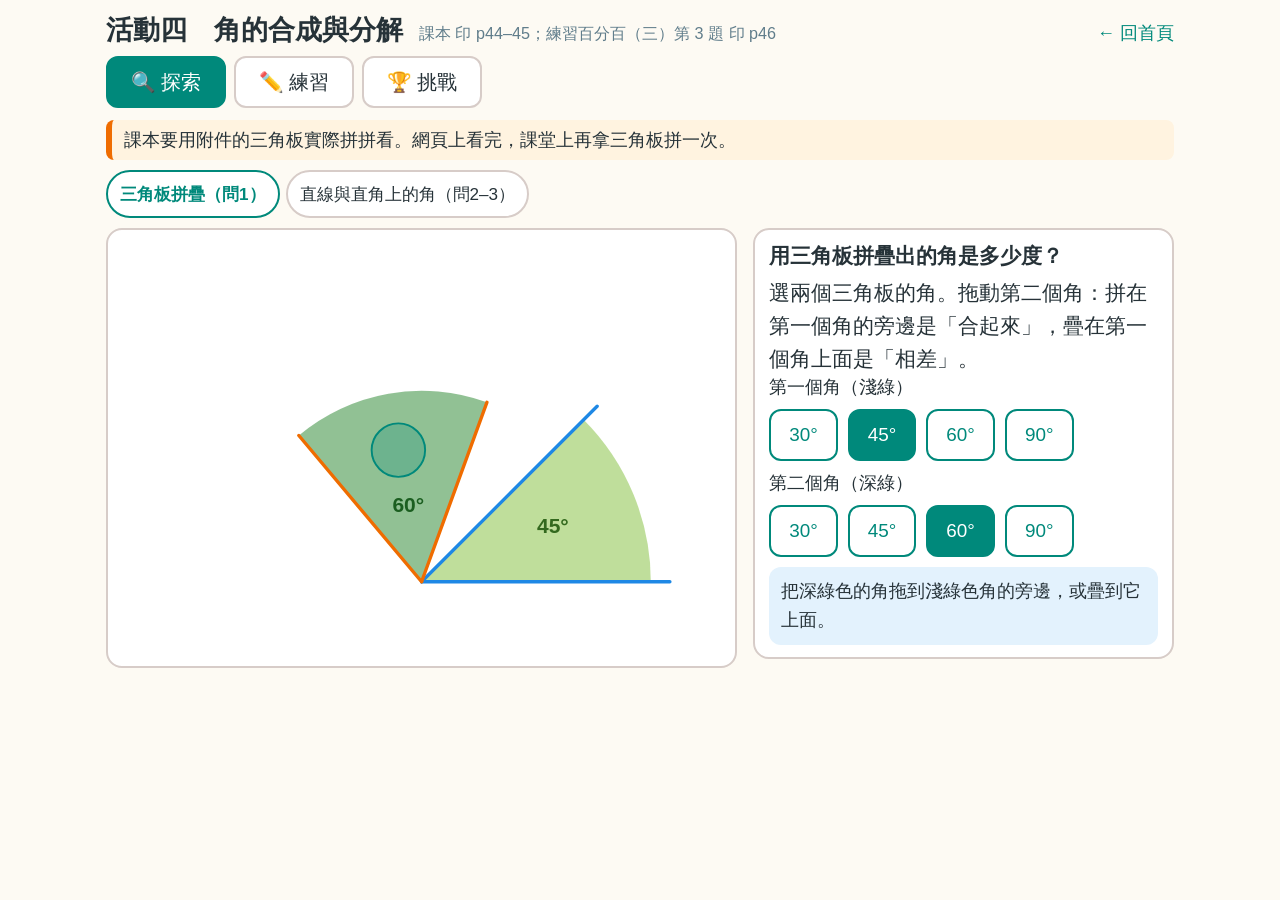
<file: act4.html>
<!DOCTYPE html>
<html lang="zh-Hant">
<head>
<meta charset="utf-8">
<meta name="viewport" content="width=device-width, initial-scale=1, maximum-scale=1, user-scalable=no">
<title>活動四　角的合成與分解</title>
<link rel="stylesheet" href="style.css">
</head>
<body>
<div class="wrap">
  <header class="top">
    <h1>活動四　角的合成與分解</h1>
    <span class="src">課本 印 p44–45；練習百分百（三）第 3 題 印 p46</span>
    <a class="home" href="index.html">← 回首頁</a>
  </header>

  <div class="tabs">
    <button data-tab="explore">🔍 探索</button>
    <button data-tab="practice">✏️ 練習</button>
    <button data-tab="challenge">🏆 挑戰</button>
  </div>

  <section data-panel="explore">
    <div class="physical">課本要用附件的三角板實際拼拼看。網頁上看完，課堂上再拿三角板拼一次。</div>
    <div class="levels" id="exNav"></div>
    <div class="stage">
      <div class="board"><svg id="exSvg" viewBox="0 0 640 440"></svg></div>
      <div class="side">
        <h2 id="exTitle"></h2>
        <div class="q" id="exText"></div>
        <div id="exCtrl"></div>
        <div class="msg" id="exMsg"></div>
      </div>
    </div>
  </section>

  <section data-panel="practice">
    <div class="levels" id="lvNav"></div>
    <div id="lvStage"></div>
  </section>

  <section data-panel="challenge">
    <div id="chBox"></div>
  </section>
</div>

<script src="angle-core.js"></script>
<script src="protractor.js"></script>
<script src="ui.js"></script>
<script>
(function () {
  'use strict';
  var C = window.AngleCore, h = UI.h;
  var VB = '0 0 640 440';
  var V = { x: 320, y: 360 }, L = 260;
  var COLORS = ['rgba(139,195,74,.55)', 'rgba(56,142,60,.55)', 'rgba(255,193,7,.45)'];

  function line(svg, t, cls) { return AP.ray(svg, V.x, V.y, t, L, cls || 'ray'); }
  function labelAt(svg, t, rho, text, color) {
    var p = AP.pt(t, rho);
    var tx = AP.el('text', { x: V.x + p.x, y: V.y + p.y, 'font-size': 22, 'text-anchor': 'middle', 'dominant-baseline': 'middle', fill: color || '#263238', 'font-weight': 700 }, svg);
    tx.textContent = text;
    return tx;
  }
  function arcMark(svg, t1, t2, rho, color) {
    return AP.el('path', { d: AP.arcPath(t1, t2, rho), fill: 'none', stroke: color || '#d32f2f', 'stroke-width': 3, transform: 'translate(' + V.x + ' ' + V.y + ')' }, svg);
  }

  /* ================================================================
   * 🔍 探索
   * ============================================================== */
  var exSvg = document.getElementById('exSvg');
  var exTitle = document.getElementById('exTitle'), exText = document.getElementById('exText');
  var exCtrl = document.getElementById('exCtrl'), exMsg = document.getElementById('exMsg');
  var exNav = document.getElementById('exNav');
  var EXPLORE = [
    { id: 'e1', label: '三角板拼疊（問1）', run: exTriangles },
    { id: 'e2', label: '直線與直角上的角（問2–3）', run: exLine }
  ];
  EXPLORE.forEach(function (e, i) {
    exNav.appendChild(h('button', { text: e.label, 'data-ex': e.id, onclick: function () { showExplore(i); } }));
  });
  function showExplore(i) {
    Array.prototype.forEach.call(exNav.children, function (b, j) { b.classList.toggle('on', i === j); });
    AP.clear(exSvg); exCtrl.innerHTML = ''; UI.say(exMsg, '');
    EXPLORE[i].run();
  }

  // E1 問1 印p44
  function exTriangles() {
    exTitle.textContent = '用三角板拼疊出的角是多少度？';
    exText.textContent = '選兩個三角板的角。拖動第二個角：拼在第一個角的旁邊是「合起來」，疊在第一個角上面是「相差」。';
    var A = 45, B = 60, s = 70;
    var row1 = h('div', { 'class': 'row' }), row2 = h('div', { 'class': 'row' });
    [30, 45, 60, 90].forEach(function (d) {
      row1.appendChild(h('button', { 'class': 'btn', text: d + '°', 'data-a': d, onclick: function () { A = d; mark(row1, d); draw(); } }));
      row2.appendChild(h('button', { 'class': 'btn', text: d + '°', 'data-b': d, onclick: function () { B = d; mark(row2, d); draw(); } }));
    });
    function mark(row, d) { Array.prototype.forEach.call(row.children, function (b) { b.classList.toggle('sel', +b.textContent.replace('°', '') === d); }); }
    exCtrl.appendChild(h('div', {}, [h('span', { text: '第一個角（淺綠）' }), row1, h('span', { text: '第二個角（深綠）' }), row2]));
    mark(row1, A); mark(row2, B);
    // 把手只建一次：拖曳中若重建把手，pointer capture 會跟著被刪掉的元素消失，拖不動
    var layer = AP.el('g', {}, exSvg);
    var hd = AP.el('circle', { r: 28, 'class': 'handle' }, exSvg);
    AP.drag(exSvg, hd, { move: function (p) {
      var t = Math.round(AP.angleAt(V.x, V.y, p.x, p.y) - B / 2);
      if (Math.abs(t - A) <= 6) t = A;
      if (Math.abs(t) <= 6) t = 0;
      s = Math.max(-10, Math.min(180 - B, t)); draw();
    } });
    function draw() {
      AP.clear(layer);
      // 顏色用 style.fill：.wedge 的 CSS fill 會蓋掉 fill 屬性，原本兩個角都顯示成淺藍
      AP.wedge(layer, V.x, V.y, 0, A, L - 20, 'wedge').style.fill = COLORS[0];
      AP.wedge(layer, V.x, V.y, s, s + B, L - 60, 'wedge').style.fill = COLORS[1];
      line(layer, 0); line(layer, A);
      AP.ray(layer, V.x, V.y, s, L - 60, 'ray2'); AP.ray(layer, V.x, V.y, s + B, L - 60, 'ray2');
      // 圖形裡寫上目前選定的角度（第二個角的字放在把手內側，避免被把手蓋住）
      labelAt(layer, A / 2, (L - 20) * 0.62, A + '°', '#33691e');
      labelAt(layer, s + B / 2, (L - 60) * 0.4, B + '°', '#1b5e20');
      if (s === A) {
        arcMark(layer, 0, A + B, L + 6, '#d32f2f');
        labelAt(layer, (A + B) / 2, L + 30, (A + B) + '°', '#d32f2f');
      } else if (s === 0 && A !== B) {
        var lo = Math.min(A, B), hi = Math.max(A, B);
        arcMark(layer, lo, hi, (hi === A ? L - 20 : L - 60) - 8, '#d32f2f');
        labelAt(layer, (lo + hi) / 2, (hi === A ? L - 20 : L - 60) + 18, (hi - lo) + '°', '#d32f2f');
      }
      var hp = AP.pt(s + B / 2, (L - 60) * 0.7);
      hd.setAttribute('cx', V.x + hp.x); hd.setAttribute('cy', V.y + hp.y);
      if (s === A) UI.say(exMsg, '拼在旁邊，合起來：' + A + '°＋' + B + '°＝' + (A + B) + '°', 'ok');
      else if (s === 0 && A !== B) {
        var big = Math.max(A, B), small = Math.min(A, B);
        UI.say(exMsg, '疊在一起，相差：' + big + '°－' + small + '°＝' + (big - small) + '°', 'ok');
      } else if (s === 0) UI.say(exMsg, '兩個角一樣大，疊起來剛好重合。', 'ok');
      else UI.say(exMsg, '把深綠色的角拖到淺綠色角的旁邊，或疊到它上面。');
    }
    draw();
  }

  // E2 問2–3 印p45
  function exLine() {
    exTitle.textContent = '直線上、直角裡的角';
    exText.textContent = '拖動紅色的邊，看看兩個角怎麼變。';
    var total = 180, rays = [120];
    // 圖形畫在 layer（每次重畫）；把手在 handleG，只在邊的條數改變時重建，拖曳中不重建
    var layer = AP.el('g', {}, exSvg), handleG = AP.el('g', {}, exSvg), handles = [];
    function syncHandles() {
      if (handles.length === rays.length) return;
      AP.clear(handleG); handles = [];
      rays.forEach(function (t, k) {
        var hd = AP.el('circle', { r: 26, 'class': 'handle' }, handleG);
        AP.drag(exSvg, hd, { move: function (p) {
          rays[k] = Math.max(5, Math.min(total - 5, Math.round(AP.angleAt(V.x, V.y, p.x, p.y) / 5) * 5)); draw();
        } });
        handles.push(hd);
      });
    }
    function draw() {
      AP.clear(layer);
      line(layer, 0); line(layer, total);
      AP.el('circle', { cx: V.x, cy: V.y, r: 4, fill: '#263238' }, layer);
      if (total === 90) AP.el('rect', { x: V.x, y: V.y - 18, width: 18, height: 18, fill: 'none', stroke: '#263238' }, layer);
      var edges = [0].concat(rays.slice().sort(function (a, b) { return a - b; })).concat([total]);
      var parts = [];
      for (var i = 0; i < edges.length - 1; i++) {
        var a = edges[i], b = edges[i + 1];
        AP.wedge(layer, V.x, V.y, a, b, 90 + 20 * i, 'wedge').style.fill = COLORS[i % 3];
        labelAt(layer, (a + b) / 2, 140 + 20 * i, (b - a) + '°');
        parts.push(b - a);
      }
      syncHandles();
      rays.forEach(function (t, k) {
        AP.ray(layer, V.x, V.y, t, L, 'ray2');
        var e = AP.pt(t, L - 30);
        handles[k].setAttribute('cx', V.x + e.x); handles[k].setAttribute('cy', V.y + e.y);
      });
      UI.say(exMsg, parts.map(function (x) { return x + '°'; }).join('＋') + '＝' + total + '°（' + (total === 180 ? '一直線是平角，180°' : '直角是 90°') + '）', 'ok');
    }
    exCtrl.appendChild(h('div', { 'class': 'row' }, [
      h('button', { 'class': 'btn', text: '直線', onclick: function () { total = 180; rays = [120]; draw(); } }),
      h('button', { 'class': 'btn', text: '直角', onclick: function () { total = 90; rays = [34]; draw(); } }),
      h('button', { 'class': 'btn', text: '再加一條邊', onclick: function () { if (rays.length < 2) { rays.push(Math.round(total / 4)); draw(); } } })
    ]));
    draw();
  }

  /* ================================================================
   * ✏️ 練習
   * 圖形描述：edges＝要畫的邊（角度）；marks＝[起, 終, 標籤, 是否為所求]
   * ============================================================== */
  var ITEMS = [
    { id: 'p44-1', src: '課本 問1① 印p44', q: '∠4 和 ∠2 合起來是多少度？（∠4 是 45°，∠2 是 60°）',
      edges: [0, 45, 105], marks: [[0, 45, '∠4 45°'], [45, 105, '∠2 60°'], [0, 105, '?', true]], item: { op: 'add', parts: [45, 60] }, expr: '45°＋60°' },
    { id: 'p44-2', src: '課本 問1② 印p44', q: '∠4 和 ∠1 相差多少度？（∠4 是 45°，∠1 是 30°）',
      edges: [0, 30, 45], marks: [[0, 45, '∠4 45°'], [0, 30, '∠1 30°'], [30, 45, '?', true]], item: { op: 'sub', total: 45, parts: [30] }, expr: '45°－30°' },
    { id: 'p44-d1', src: '課本 做做看① 印p44', q: '∠A＝96°，∠B＝37°，∠A＋∠B＝？',
      edges: [0, 37, 133], marks: [[0, 37, '∠B 37°'], [37, 133, '∠A 96°'], [0, 133, '?', true]], item: { op: 'add', parts: [96, 37] }, expr: '96°＋37°' },
    { id: 'p44-d2', src: '課本 做做看② 印p44', q: '∠C＝？',
      edges: [0, 20, 70], marks: [[0, 70, '70°'], [0, 20, '20°'], [20, 70, '∠C', true]], item: { op: 'sub', total: 70, parts: [20] }, expr: '70°－20°' },
    { id: 'p45-2', src: '課本 問2 印p45', q: '直線上有兩個角，∠A 是 120°，∠B 是多少度？', straight: true,
      edges: [0, 60, 180], marks: [[60, 180, '∠A 120°'], [0, 60, '∠B', true]], item: { op: 'sub', total: 180, parts: [120], askTotal: true }, expr: '180°－120°' },
    { id: 'p45-3', src: '課本 問3 印p45', q: '直角中有兩個角，∠A 是 34°，∠B 是多少度？', right: true,
      edges: [0, 34, 90], marks: [[0, 34, '∠A 34°'], [34, 90, '∠B', true]], item: { op: 'sub', total: 90, parts: [34], askTotal: true }, expr: '90°－34°' },
    { id: 'p45-d1', src: '課本 做做看① 印p45', q: '算出圖中的 ∠A 是幾度？', straight: true,
      edges: [0, 35, 140, 180], marks: [[0, 35, '35°'], [140, 180, '40°'], [35, 140, '∠A', true]], item: { op: 'sub', total: 180, parts: [40, 35], askTotal: true }, expr: '180°－40°－35°' },
    { id: 'p45-d2', src: '課本 做做看② 印p45', q: '算出圖中的 ∠A 是幾度？', right: true,
      edges: [0, 18, 38, 90], marks: [[0, 18, '18°'], [38, 90, '52°'], [18, 38, '∠A', true]], item: { op: 'sub', total: 90, parts: [52, 18], askTotal: true }, expr: '90°－52°－18°' },
    { id: 'p46-1', src: '練習百分百（三）第3題① 印p46', q: '算出圖中的 ∠ㄅ 是幾度？',
      edges: [0, 57, 97], marks: [[0, 57, '57°'], [57, 97, '40°'], [0, 97, '∠ㄅ', true]], item: { op: 'add', parts: [40, 57] }, expr: '40°＋57°' },
    { id: 'p46-2', src: '練習百分百（三）第3題② 印p46', q: '算出圖中的 ∠ㄅ 是幾度？', straight: true,
      edges: [0, 70, 125, 180], marks: [[125, 180, '55°'], [70, 125, '55°'], [0, 70, '∠ㄅ', true]], item: { op: 'sub', total: 180, parts: [55, 55], askTotal: true }, expr: '180°－55°－55°' }
  ];

  function drawItem(svg, it) {
    AP.clear(svg);
    var edges = it.edges.slice();
    if (it.straight && edges.indexOf(180) < 0) edges.push(180);
    edges.forEach(function (t) { line(svg, t); });
    if (it.right) AP.el('rect', { x: V.x, y: V.y - 18, width: 18, height: 18, fill: 'none', stroke: '#263238' }, svg);
    AP.el('circle', { cx: V.x, cy: V.y, r: 4, fill: '#263238' }, svg);
    var known = 0;
    it.marks.forEach(function (mk, i) {
      var rho = mk[3] ? 70 : 110 + 40 * known;
      if (!mk[3]) known++;
      arcMark(svg, mk[0], mk[1], rho, mk[3] ? '#d32f2f' : '#546e7a');
      labelAt(svg, (mk[0] + mk[1]) / 2, rho + 26, mk[2], mk[3] ? '#d32f2f' : '#263238');
    });
  }

  var MSG = {
    WRONG_OP: '要求的角，是幾個角合起來的大角，還是從大角裡拿掉一塊剩下的？',
    WRONG_TOTAL: '這些角合起來是一條直線（180°）還是一個直角（90°）？',
    OMIT_ONE: '圖上還有另一個角也要拿掉。',
    OTHER: '用算式一步一步記下來，再算一次。',
    AMBIGUOUS: '用算式一步一步記下來，再算一次。'
  };

  UI.levels(document.getElementById('lvNav'), document.getElementById('lvStage'),
    ITEMS.map(function (it, i) { return { id: it.id, label: String(i + 1) + ' ' + it.src.replace(/ 印p\d+/, '').replace('課本 ', '').replace('練習百分百（三）', '練百'), render: function (st, api) { renderItem(st, api, it); } }; }),
    'act4');

  function renderItem(stage, api, it) {
    var svg = AP.el('svg', { viewBox: VB });
    var board = h('div', { 'class': 'board' }); board.appendChild(svg);
    var msg = h('div', { 'class': 'msg' });
    var inOp = null, inTotal = null;
    var bAdd, bSub, b180, b90;
    bAdd = h('button', { 'class': 'btn', text: '合起來（＋）', 'data-op': 'add', onclick: function () { inOp = 'add'; bAdd.classList.add('sel'); bSub.classList.remove('sel'); totalRow.hidden = true; } });
    bSub = h('button', { 'class': 'btn', text: '從大角拿掉（－）', 'data-op': 'sub', onclick: function () { inOp = 'sub'; bSub.classList.add('sel'); bAdd.classList.remove('sel'); totalRow.hidden = !it.item.askTotal; } });
    b180 = h('button', { 'class': 'btn', text: '一直線 180°', 'data-total': 180, onclick: function () { inTotal = 180; b180.classList.add('sel'); b90.classList.remove('sel'); } });
    b90 = h('button', { 'class': 'btn', text: '直角 90°', 'data-total': 90, onclick: function () { inTotal = 90; b90.classList.add('sel'); b180.classList.remove('sel'); } });
    var totalRow = h('div', { 'class': 'row', hidden: 'hidden' }, [h('span', { text: '大角是' }), b180, b90]);
    var inp = h('input', { 'class': 'num', type: 'number', inputmode: 'numeric', 'data-f': 'ans' });
    var btns = h('div', { 'class': 'row' });
    stage.appendChild(h('div', { 'class': 'stage' }, [board, h('div', { 'class': 'side' }, [
      h('h2', { text: it.src }), h('div', { 'class': 'q', text: it.q }),
      h('div', { 'class': 'row' }, [bAdd, bSub]), totalRow,
      h('div', { 'class': 'row' }, [h('span', { text: '答案' }), inp, h('span', { text: '度' })]), btns, msg])]));
    drawItem(svg, it);
    btns.appendChild(h('button', { 'class': 'btn primary', text: '確定', 'data-act': 'check', onclick: function () {
      var v = parseInt(inp.value, 10);
      if (!inOp) { UI.say(msg, '先選是「合起來」還是「從大角拿掉」。', 'bad'); return; }
      if (inOp === 'sub' && it.item.askTotal && !inTotal) { UI.say(msg, '大角是一直線還是直角？', 'bad'); return; }
      if (isNaN(v)) { UI.say(msg, '填上答案。', 'bad'); return; }
      var r = C.diagnoseCompose({ inOp: inOp, inTotal: inOp === 'sub' ? inTotal : undefined, answer: v, item: it.item });
      var msgs = [];
      if (r.op === 'WRONG_OP') msgs.push(MSG.WRONG_OP);
      if (r.total === 'WRONG_TOTAL') msgs.push(MSG.WRONG_TOTAL);
      if (r.answer !== 'CORRECT' && !msgs.length) msgs.push(MSG[r.answer]);
      if (msgs.length) { UI.say(msg, msgs.join(''), 'bad'); return; }
      UI.say(msg, '答對了！' + it.expr + '＝' + r.correct + '°', 'ok');
      api.pass();
      btns.innerHTML = '';
      btns.appendChild(h('button', { 'class': 'btn primary', 'data-act': 'next', text: '下一題', onclick: api.next }));
    } }));
  }

  /* ================================================================
   * 🏆 挑戰
   * ============================================================== */
  (function () {
    var q = { id: '112-15', img: 'img/112_4_q15.png', answer: 4,
      why: 'ㄅ角是由左邊三角板的 60° 角，和右邊三角板的直角 90° 拼起來的：60°＋90°＝150°。' };
    var box = document.getElementById('chBox'), msg = h('div', { 'class': 'msg' }), row = h('div', { 'class': 'row' });
    [1, 2, 3, 4].forEach(function (n) {
      row.appendChild(h('button', { 'class': 'btn', text: '①②③④'.charAt(n - 1), 'data-opt': n, onclick: function () {
        UI.say(msg, n === q.answer ? '答對了！' + q.why : '再想想看：ㄅ角是哪兩個三角板的哪兩個角拼起來的？', n === q.answer ? 'ok' : 'bad');
      } }));
    });
    box.appendChild(h('div', { 'class': 'side', 'data-q': q.id }, [
      h('h2', { text: q.id + ' 學力檢測' }),
      h('p', { 'class': 'warn', text: '與第六單元「三角形」共用，老師可自行決定放在哪個單元。' }),
      h('img', { src: q.img, alt: q.id + ' 原題', style: 'max-width:100%' }), row, msg]));
    box.appendChild(h('p', { 'class': 'src', text: '大於 180° 的旋轉角（112-25）在「活動三 旋轉角」的挑戰分頁。' }));
  })();

  UI.tabs();
  showExplore(0);
})();
</script>
</body>
</html>
</file>
<file: style.css>
/* angle-protractor 共用樣式 */
:root {
  --bg: #fdfaf3;
  --ink: #263238;
  --muted: #607d8b;
  --outer: #263238;
  --inner: #e53935;
  --ray: #1e88e5;
  --ray2: #ef6c00;
  --ok: #2e7d32;
  --ok-bg: #e8f5e9;
  --bad: #c62828;
  --bad-bg: #ffebee;
  --info-bg: #e3f2fd;
  --card: #ffffff;
  --line: #d7ccc8;
  --accent: #00897b;
}

* { box-sizing: border-box; }

/* 有 hidden 屬性一律隱藏：.row／.reward-banner 等設了 display 會蓋掉瀏覽器預設的 [hidden]，
   導致「應該先藏起來」的區塊一開始就出現（e2e 抓到過關橫幅、act2 原因按鈕、act4 總量選項） */
[hidden] { display: none !important; }

html, body {
  margin: 0;
  background: var(--bg);
  color: var(--ink);
  font-family: "Noto Sans TC", "Microsoft JhengHei", "PingFang TC", sans-serif;
  font-size: 18px;
  -webkit-user-select: none;
  user-select: none;
  -webkit-tap-highlight-color: transparent;
}

.wrap {
  max-width: 1100px;
  margin: 0 auto;
  padding: 12px 16px 40px;
}

header.top {
  display: flex;
  flex-wrap: wrap;
  align-items: baseline;
  gap: 8px 16px;
  margin-bottom: 8px;
}
header.top h1 { margin: 0; font-size: 1.5rem; }
header.top .src { color: var(--muted); font-size: .9rem; }
header.top a.home { margin-left: auto; color: var(--accent); text-decoration: none; font-size: 1rem; }

/* 分頁 */
.tabs { display: flex; gap: 8px; margin: 8px 0 12px; flex-wrap: wrap; }
.tabs button {
  min-height: 52px; min-width: 120px;
  font-size: 1.1rem; border: 2px solid var(--line); border-radius: 12px;
  background: #fff; color: var(--ink); cursor: pointer;
}
.tabs button.on { background: var(--accent); border-color: var(--accent); color: #fff; }

/* 通用按鈕 */
button.btn {
  min-height: 52px; min-width: 52px; padding: 0 18px;
  font-size: 1.05rem; border-radius: 12px; border: 2px solid var(--accent);
  background: #fff; color: var(--accent); cursor: pointer;
}
button.btn.primary { background: var(--accent); color: #fff; }
button.btn:disabled { opacity: .4; cursor: default; }
button.btn.sel { background: var(--accent); color: #fff; }

.row { display: flex; flex-wrap: wrap; gap: 10px; align-items: center; margin: 10px 0; }

input.num {
  width: 96px; min-height: 52px; font-size: 1.4rem; text-align: center;
  border: 2px solid var(--line); border-radius: 10px; background: #fff;
}
input.num:disabled { background: #eceff1; }
input.num.okf { border-color: var(--ok); background: var(--ok-bg); }
input.num.badf { border-color: var(--bad); background: var(--bad-bg); }

/* 舞台 */
.stage { display: grid; grid-template-columns: minmax(0, 1.5fr) minmax(260px, 1fr); gap: 16px; align-items: start; }
@media (max-width: 800px) { .stage { grid-template-columns: 1fr; } }
.board { background: #fff; border: 2px solid var(--line); border-radius: 16px; padding: 8px; touch-action: none; }
.board svg { width: 100%; height: auto; display: block; touch-action: none; }
.side { background: var(--card); border: 2px solid var(--line); border-radius: 16px; padding: 12px 14px; }
.side h2 { margin: 0 0 6px; font-size: 1.15rem; }
.side .q { font-size: 1.15rem; line-height: 1.6; }

/* 回饋 */
.msg { min-height: 52px; margin-top: 10px; padding: 10px 12px; border-radius: 12px; line-height: 1.6; background: var(--info-bg); }
.msg.ok { background: var(--ok-bg); color: var(--ok); }
.msg.bad { background: var(--bad-bg); color: var(--bad); }
.msg:empty { visibility: hidden; }

/* 關卡條 */
.levels { display: flex; flex-wrap: wrap; gap: 6px; margin: 4px 0 10px; }
.levels button {
  min-height: 48px; min-width: 48px; padding: 0 12px; border-radius: 24px;
  border: 2px solid var(--line); background: #fff; font-size: .95rem; cursor: pointer; color: var(--ink);
}
.levels button.on { border-color: var(--accent); color: var(--accent); font-weight: 700; }
.levels button.done { background: var(--ok-bg); border-color: var(--ok); }
.levels button.later { background: #fff8e1; border-color: #f9a825; }

/* 課堂實作卡 */
.card-task { background: #fff8e1; border: 2px dashed #f9a825; border-radius: 16px; padding: 16px; }
.card-task h3 { margin: 0 0 8px; }
.card-task .who { color: var(--muted); font-size: .9rem; }

/* 實體遷移提醒 */
.physical { background: #fff3e0; border-left: 6px solid #ef6c00; padding: 8px 12px; border-radius: 8px; margin-bottom: 10px; }

.warn { background: #fffde7; border: 2px solid #fbc02d; border-radius: 10px; padding: 6px 10px; font-size: .95rem; }

/* SVG */
.pr-body { fill: rgba(236, 239, 241, .55); stroke: #455a64; stroke-width: 1.5; }
.pr-tick { stroke: #455a64; stroke-width: .7; }
.pr-tick10 { stroke: #263238; stroke-width: 1.3; }
.pr-guide { stroke: #b0bec5; stroke-width: .7; }
.pr-outer { fill: var(--outer); font-weight: 600; }
.pr-inner { fill: var(--inner); }
.pr-center { fill: #263238; }
.pr-base { stroke: #263238; stroke-width: 1.2; }
.pr-lit { fill: #fff59d; stroke: #f9a825; stroke-width: 2; }
.ray { stroke: var(--ray); stroke-width: 3.5; stroke-linecap: round; }
.ray2 { stroke: var(--ray2); stroke-width: 3.5; stroke-linecap: round; }
.wedge { fill: rgba(30, 136, 229, .18); }
.handle { fill: rgba(0, 137, 123, .25); stroke: var(--accent); stroke-width: 2; cursor: grab; }
.ring-handle { fill: none; stroke: rgba(0, 137, 123, .35); stroke-width: 22; cursor: grab; }
.okline { stroke: var(--ok) !important; }
.clock-face { fill: #fff; stroke: #0288d1; stroke-width: 8; }
.clock-num { font-size: 22px; fill: #263238; text-anchor: middle; dominant-baseline: middle; }
.clock-hand { stroke: #d32f2f; stroke-width: 5; stroke-linecap: round; }
.clock-start { stroke: #d32f2f; stroke-width: 3; stroke-dasharray: 6 5; }
.turn-arc { fill: none; stroke: #d32f2f; stroke-width: 3; }
.turn-arc.turn-arc-ccw, .turn-arc-ccw { stroke: #1565c0 !important; }
.clock-div-lines line { pointer-events: none; }
.clock-deg-labels { pointer-events: none; }
.deg-badge { pointer-events: none; }
.lens-ring { fill: none; stroke: #263238; stroke-width: 2; }

/* 操作過程算式卡片 */
.stick-formula-box {
  background: #f1f8e9;
  border: 2px solid #a5d6a7;
  border-radius: 12px;
  padding: 8px 12px;
  margin-bottom: 8px;
}

/* 過關打勾與獎勵畫面 */
.levels button.done::before { content: '✓ '; color: var(--ok); font-weight: 700; }
.reward-banner {
  display: block; width: 100%; min-height: 52px; margin: 6px 0 4px; padding: 8px 14px;
  border-radius: 14px; border: 2px solid #f9a825; background: #fff8e1; color: #6d4c00;
  font-size: 1.05rem; font-weight: 700; text-align: left; cursor: pointer;
}
.reward {
  position: fixed; top: 0; right: 0; bottom: 0; left: 0; z-index: 1000;
  background: rgba(38, 50, 56, .55); display: flex; align-items: center; justify-content: center;
  padding: 16px; overflow: hidden;
}
.reward-card {
  position: relative; background: #fff; border-radius: 24px; padding: 28px 24px 20px;
  max-width: 560px; width: 100%; text-align: center; box-shadow: 0 18px 50px rgba(0, 0, 0, .3);
  animation: reward-pop .5s cubic-bezier(.2, 1.4, .4, 1) both;
}
.reward-trophy { font-size: 96px; line-height: 1.1; animation: reward-bounce 1.2s ease-in-out infinite; }
.reward-title { font-size: 1.2rem; color: var(--muted); margin-top: 6px; }
.reward-big { font-size: 2.2rem; font-weight: 800; color: var(--accent); margin: 6px 0; }
.reward-stars { font-size: 2.4rem; letter-spacing: 6px; }
.reward-meta { font-size: 1rem; color: var(--ink); margin: 10px 0 6px; }
.lv-tools { display: flex; justify-content: flex-end; margin: 4px 0; }
button.btn.small { min-height: 48px; font-size: .95rem; color: var(--muted); border-color: var(--line); }
.confetti span { position: absolute; top: -40px; font-size: 34px; animation: confetti-fall 2.6s linear infinite; }
@keyframes reward-pop { from { transform: scale(.6); opacity: 0; } to { transform: scale(1); opacity: 1; } }
@keyframes reward-bounce { 0%, 100% { transform: translateY(0); } 50% { transform: translateY(-10px); } }
@keyframes confetti-fall { to { transform: translateY(110vh) rotate(360deg); } }
@media (prefers-reduced-motion: reduce) {
  .reward-card, .reward-trophy { animation: none; }
  .confetti { display: none; }
}
</file>
